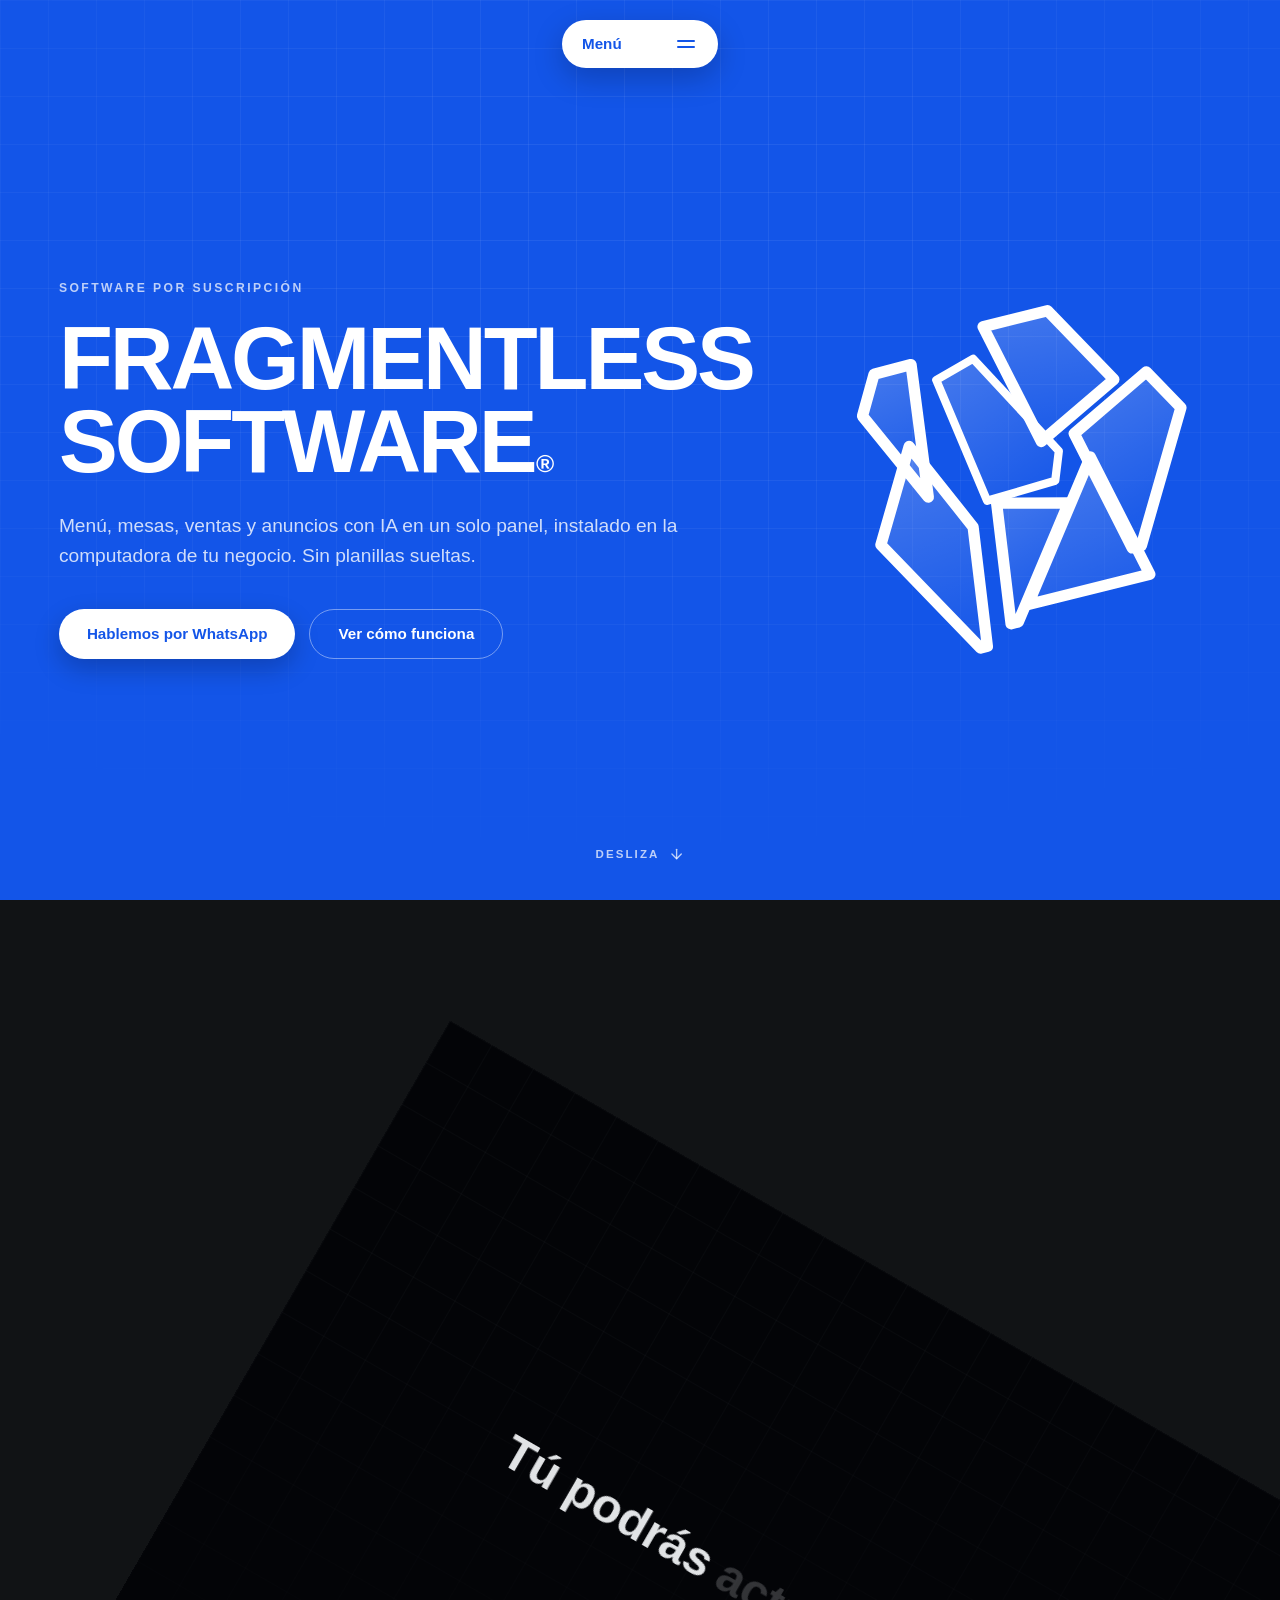
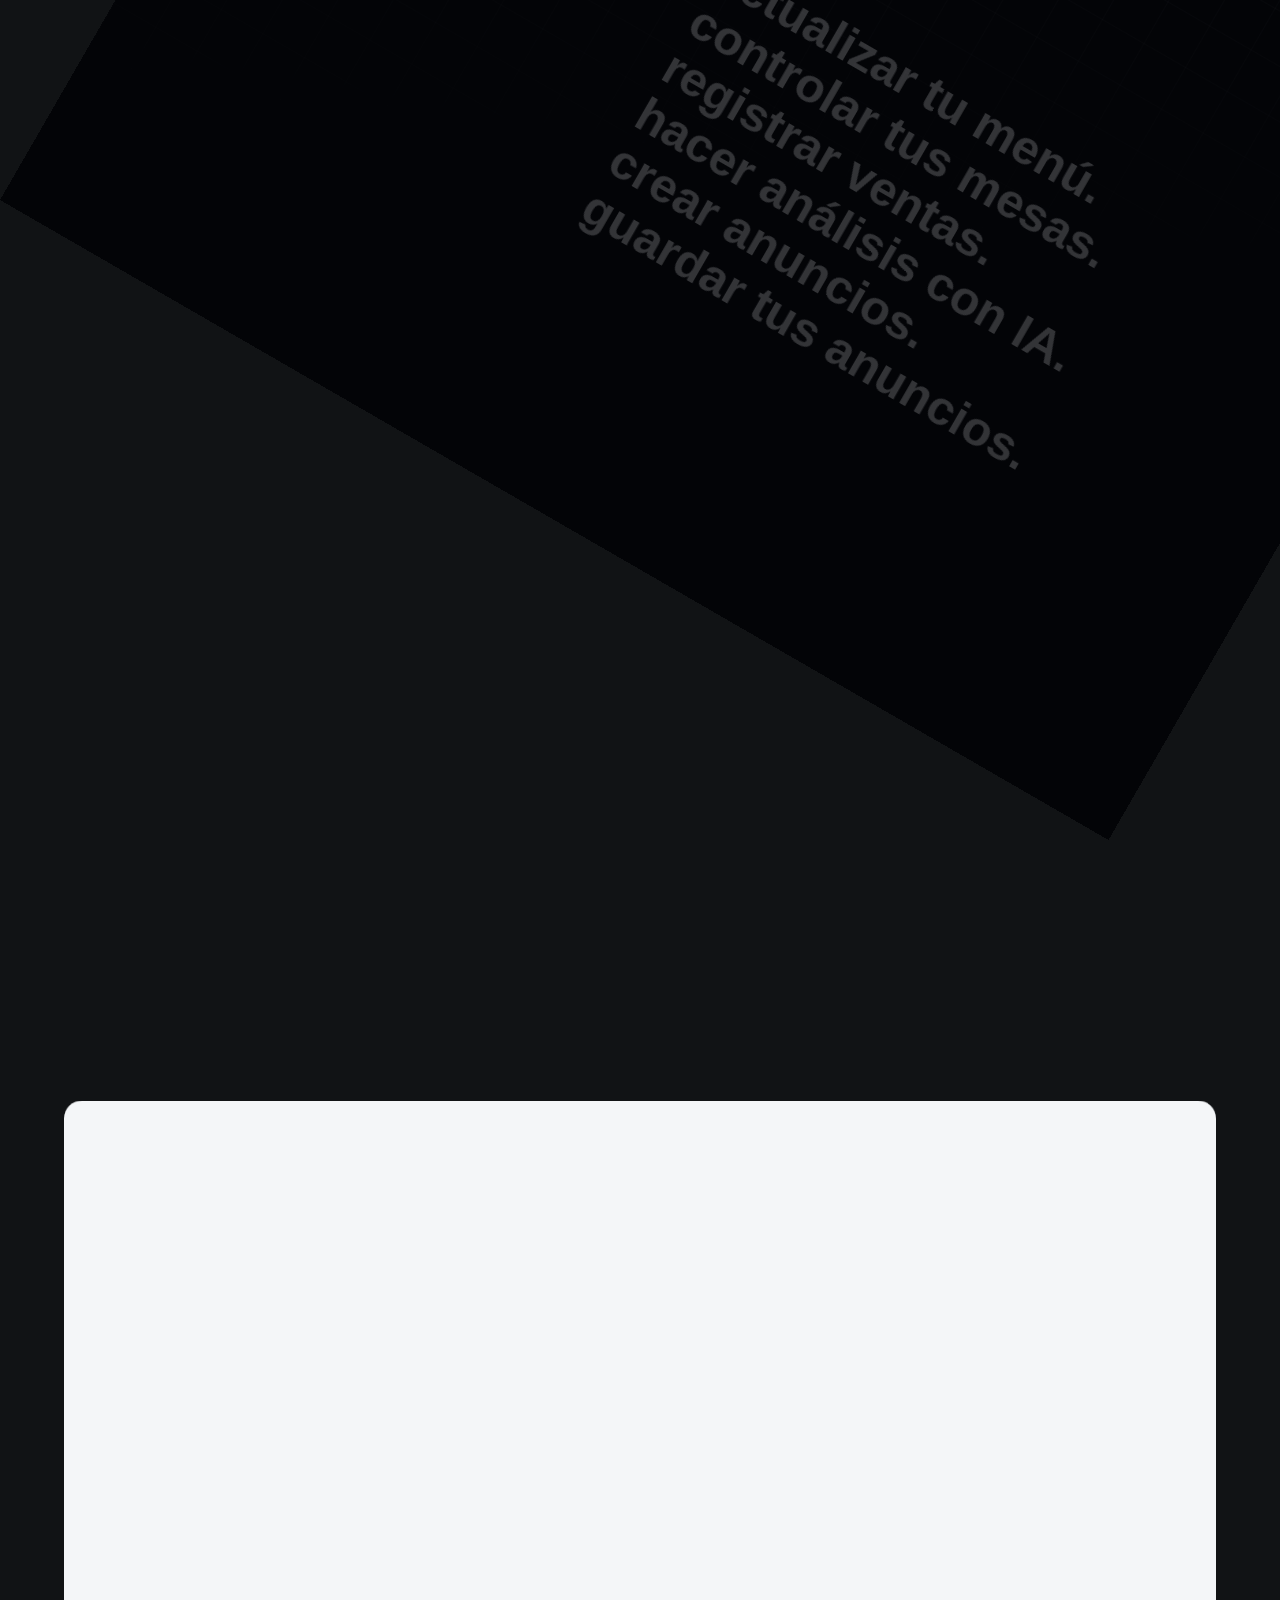
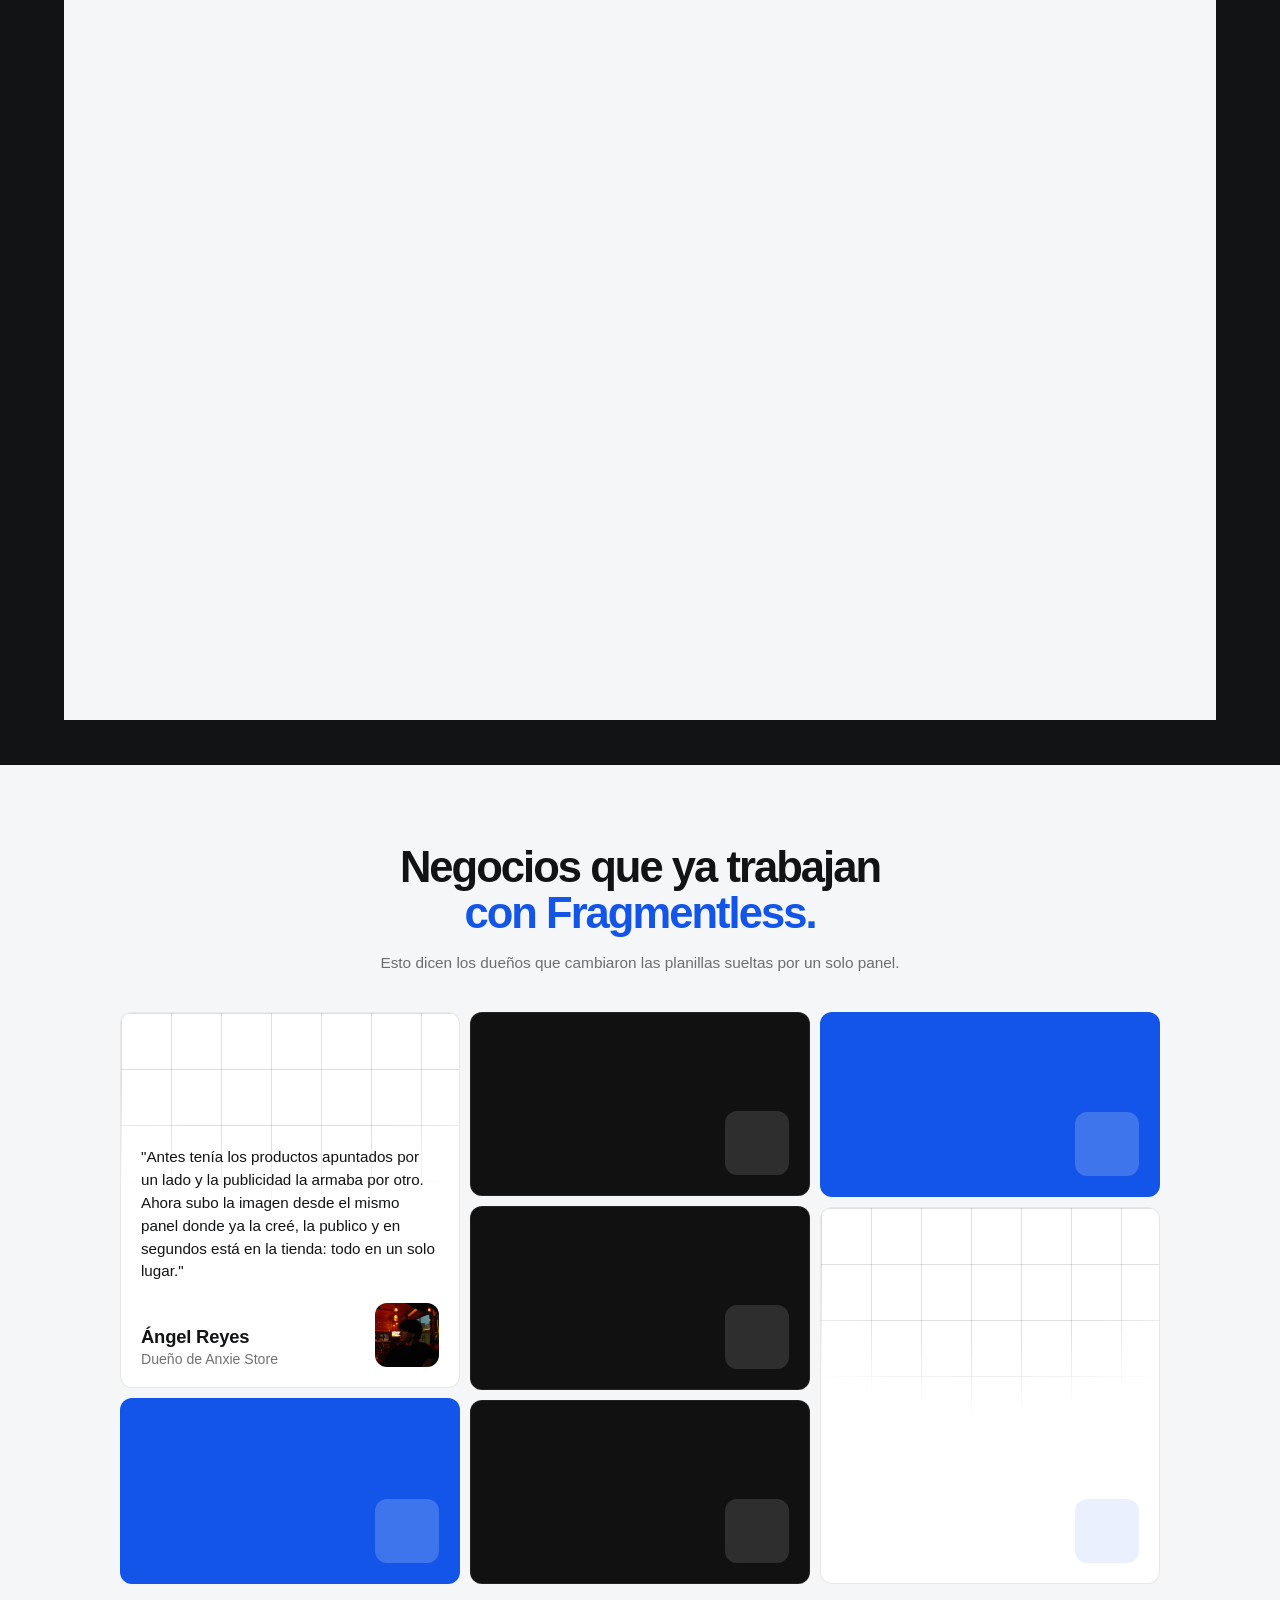
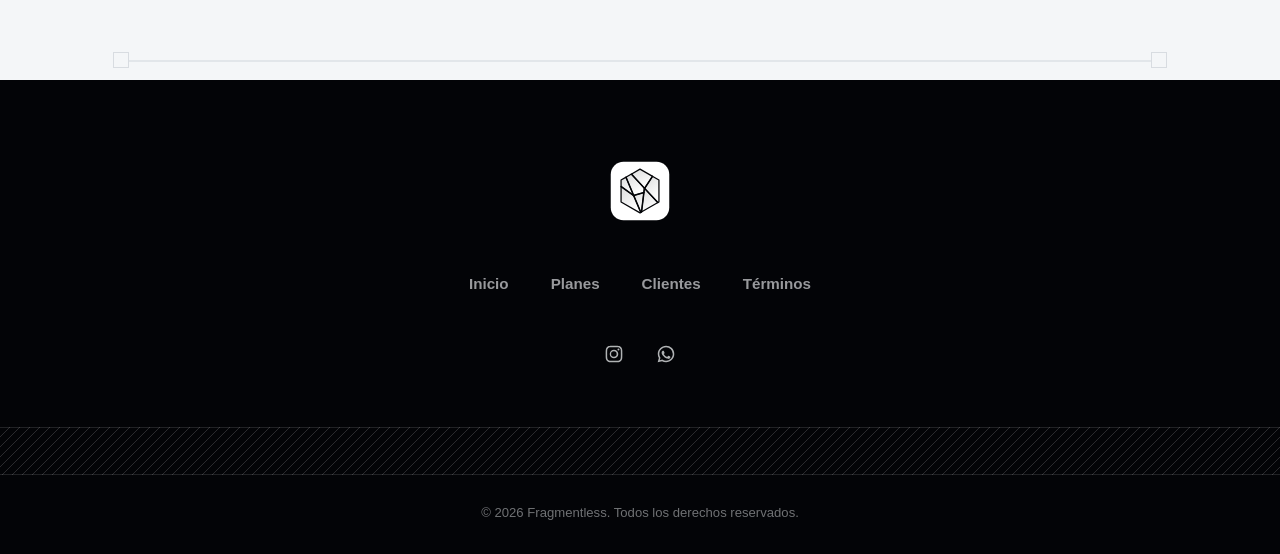
<file: index.html>
<!DOCTYPE html>
<html lang="es">
<head>
	<meta charset="UTF-8">
	<meta name="viewport" content="width=device-width, initial-scale=1.0">
	<title>Fragmentless</title>
	<!-- La barra del navegador en el celular se pinta del azul de la marca:
	     las dos páginas arrancan con la portada azul (#1355e8), así que la
	     barra se funde con ella en vez de cortar la pantalla en dos. -->
	<meta name="theme-color" content="#1355e8">
	<!-- Isotipo blanco sobre placa azul: se lee en una pestaña clara, en una
	     oscura y sobre la barra azul de arriba. El -v2 del nombre es a
	     propósito, es lo que obliga al celular a bajar el icono nuevo; si se
	     vuelve a cambiar, va como -v3. Ver el comentario dentro del archivo. -->
	<link rel="icon" href="assets/favicon-v2.svg" type="image/svg+xml">
	<link rel="stylesheet" href="style.css">
</head>
<body>
	<!--
		MENÚ FLOTANTE (reemplazó a la navbar vieja).
		Píldora fija arriba al centro. Cerrada muestra "Menú" + hamburguesa;
		al abrirse se estira y un círculo baja desde arriba pintando el panel.
		El color lo cambia el JS según la sección que tenga debajo
		(data-theme = blue | dark | light). Ver CLAUDE_LEEME.txt.
		Atajos: #inicio = sección 1 (portada azul), #gestion = sección 2.
	-->
	<nav class="menu" data-theme="blue" aria-label="Menú principal">
		<div class="menu__shell">
			<!-- El círculo que "moja" el panel al abrir. Va detrás del texto. -->
			<span class="menu__circle" aria-hidden="true"></span>

			<button type="button" class="menu__bar" aria-expanded="false" aria-controls="menu-items">
				<span class="menu__label">Menú</span>
				<span class="menu__icon" aria-hidden="true"><i></i><i></i></span>
			</button>

			<!--
				Las letras (.menu__text) las parte el JS en dos copias para el roll
				del hover, y al icono le hace lo mismo: entra en la misma ola, como
				el cuadro 0 de la fila, así que la ola arranca en él.
			-->
			<ul class="menu__items" id="menu-items">
				<li><a class="menu__item" href="#inicio">
					<span class="menu__ico" aria-hidden="true">
						<svg viewBox="0 0 24 24" fill="none" stroke="currentColor" stroke-width="2" stroke-linecap="round" stroke-linejoin="round">
							<path d="M3 10a2 2 0 0 1 .7-1.5l7-6a2 2 0 0 1 2.6 0l7 6A2 2 0 0 1 21 10v9a2 2 0 0 1-2 2H5a2 2 0 0 1-2-2z" />
							<path d="M15 21v-8H9v8" />
						</svg>
					</span>
					<span class="menu__text">Inicio</span>
				</a></li>
				<li><a class="menu__item" href="#licencias">
					<span class="menu__ico" aria-hidden="true">
						<svg viewBox="0 0 24 24" fill="none" stroke="currentColor" stroke-width="2" stroke-linecap="round" stroke-linejoin="round">
							<rect x="2" y="5" width="20" height="14" rx="2" />
							<path d="M2 10h20" />
						</svg>
					</span>
					<span class="menu__text">Planes</span>
				</a></li>
				<li><a class="menu__item" href="#clientes">
					<span class="menu__ico" aria-hidden="true">
						<svg viewBox="0 0 24 24" fill="none" stroke="currentColor" stroke-width="2" stroke-linecap="round" stroke-linejoin="round">
							<circle cx="12" cy="8" r="4" />
							<path d="M4 21v-1a6 6 0 0 1 6-6h4a6 6 0 0 1 6 6v1" />
						</svg>
					</span>
					<span class="menu__text">Clientes</span>
				</a></li>
				<!--
					Contacto no es una sección de la página: abre WhatsApp directo al
					número del negocio, con el mensaje ya escrito. Mismo destino que
					el botón blanco de la portada y el icono del pie.
					El texto va URL-encodeado a mano (acentos incluidos) para que el
					link funcione sin JS y se pueda copiar tal cual.
				-->
				<li><a class="menu__item" href="https://wa.me/5212721467532?text=Hola%2C%20vengo%20de%20la%20p%C3%A1gina%20de%20Fragmentless%20y%20me%20interesa%20rentar%20una%20suscripci%C3%B3n%20del%20software.%20%C2%BFMe%20pueden%20dar%20m%C3%A1s%20informaci%C3%B3n%3F" target="_blank" rel="noopener">
					<span class="menu__ico" aria-hidden="true">
						<svg viewBox="0 0 24 24" fill="none" stroke="currentColor" stroke-width="2" stroke-linecap="round" stroke-linejoin="round">
							<path d="M7.9 20A9 9 0 1 0 4 16.1L2 22z" />
						</svg>
					</span>
					<span class="menu__text">Contacto</span>
				</a></li>
			</ul>
		</div>
	</nav>

	<!--
		Velo del panel lateral. SOLO existe en móvil (en escritorio el CSS lo
		deja en display: none y no pinta nada).
		Va a propósito FUERA de .menu: así el click sobre él cae en el listener
		de "click afuera" que ya cierra el menú, sin código nuevo.
	-->
	<div class="menu-scrim" aria-hidden="true"></div>

	<main>
		<!--
			SECCIÓN 1 - Portada azul (estática).
			Es la primera vista de la página. No participa del riel de scroll de
			la sección 2: es un hermano, no un ancestro, de .scroll-hero__words.
		-->
		<section id="inicio" class="intro" aria-labelledby="intro-titulo">
			<div class="intro__grid" aria-hidden="true"></div>

			<!--
				Dos columnas: el texto a la izquierda y el isotipo (frame 35, la
				versión blanca) a la derecha. En móvil se apilan y el isotipo
				pasa arriba del texto.
			-->
			<div class="intro__content">
				<!--
					Todo el contenido entra escalonado al cargar, con la misma ola
					que la sección 4 (mismo data-reveal, mismo --n = lugar en la
					fila). La píldora del menú también entra en esta ola, pero con
					su propio @keyframes menu-in, porque vive fuera de .intro.

					El isotipo sólo APARECE con la ola: su animación de armado
					(los 36 cuadros) es aparte y no se toca. Una mueve opacidad,
					blur y posición del contenedor; la otra cambia el src del img.
				-->
				<div class="intro__copy">
					<p class="intro__kicker" data-reveal style="--n: 0;">Software por suscripción</p>
					<h1 id="intro-titulo" class="intro__title" data-reveal style="--n: 1;">Fragmentless<br>Software<span class="intro__title-mark">®</span></h1>
					<p class="intro__subtitle" data-reveal style="--n: 2;">Menú, mesas, ventas y anuncios con IA en un solo panel, instalado en la computadora de tu negocio. Sin planillas sueltas.</p>

					<div class="intro__actions" data-reveal style="--n: 3;">
						<a class="intro__cta" href="https://wa.me/5212721467532?text=Hola%2C%20vengo%20de%20la%20p%C3%A1gina%20de%20Fragmentless%20y%20me%20interesa%20rentar%20una%20suscripci%C3%B3n%20del%20software.%20%C2%BFMe%20pueden%20dar%20m%C3%A1s%20informaci%C3%B3n%3F" target="_blank" rel="noopener">Hablemos por WhatsApp</a>
						<a class="intro__ghost" href="#gestion">Ver cómo funciona</a>
					</div>
				</div>

				<!--
					El <picture> es lo que parte el isotipo en dos versiones:
					en móvil (≤640) manda el <source> y se ve la PLACA fija, porque la
					animación de 36 cuadros se trababa en el teléfono; de 641 para
					arriba no hay <source> que coincida, gana el <img> y la animación
					corre como siempre.

					OJO: cuando el <source> coincide, el src del <img> queda ignorado.
					Por eso el JS ni arranca en móvil (ver initLogo): cambiarle el src
					no se vería, y precargar los 36 cuadros sería gastar datos al pedo.
				-->
				<div class="intro__logo" aria-hidden="true" data-reveal style="--n: 4;">
					<picture>
						<source media="(max-width: 640px)" srcset="assets/logo-placa-azul.svg">
						<img src="assets/svg/blanco/fragmentless-white-frame35.svg" alt="">
					</picture>
				</div>
			</div>

			<a class="intro__scroll" href="#gestion" data-reveal style="--n: 5;">
				<span>Desliza</span>
				<svg viewBox="0 0 24 24" aria-hidden="true" fill="none" stroke="currentColor" stroke-width="2" stroke-linecap="round" stroke-linejoin="round">
					<path d="M12 5v14" />
					<path d="m5 12 7 7 7-7" />
				</svg>
			</a>
		</section>

		<!--
			SECCIONES 2 y 3 - Van juntas dentro del mismo riel de scroll:
			  · Sección 2 = .scroll-hero__track / __pin -> la lista de palabras
			    sobre fondo negro que sube y se congela.
			  · Sección 3 = .scroll-hero__surface -> el panel blanco que se
			    encima sobre la lista ya congelada.
			La matemática de las dos está amarrada (ver CLAUDE_LEEME.txt).
		-->
		<section id="gestion" class="scroll-hero" style="--count: 6;" aria-labelledby="gestion-titulo">
			<div class="scroll-hero__track">
				<div class="scroll-hero__pin">
					<div class="scroll-hero__grid" aria-hidden="true"></div>
					<div class="scroll-hero__word-layout">
						<h2 id="gestion-titulo" class="scroll-hero__lead">Tú podrás</h2>
						<ul class="scroll-hero__words" aria-label="Acciones disponibles">
							<li>actualizar tu menú.</li>
							<li>controlar tus mesas.</li>
							<li>registrar ventas.</li>
							<li>hacer análisis con IA.</li>
							<li>crear anuncios.</li>
							<li>guardar tus anuncios.</li>
						</ul>
					</div>
				</div>
			</div>

			<!--
				SECCIÓN 3 - Panel blanco que se solapa sobre la sección 2.
				id="licencias" para el link del menú. El salto NO lo hace el ancla
				sola (el panel es sticky, ver el JS): el JS calcula a mano el scroll
				donde los planes quedan quietos en pantalla.
			-->
			<div id="licencias" class="scroll-hero__surface">
				<!--
					__stage = el ENGANCHE de la sección 3 (scroll jacking). Es
					sticky y mide una pantalla; el panel de abajo le deja
					--surface-hold de sobra, así que los planes se quedan
					quietos en pantalla ese tramo antes de que suba la
					sección 4. Es solo un envoltorio de posición: no toca el
					track, ni el pin, ni el solape. Ver CLAUDE_LEEME.txt.

					Todo lo de los planes va DENTRO de .scroll-hero__surface-content,
					así que aparece con el mismo desvanecido sutil de siempre (lo
					maneja --surface-text-progress). No tiene animación propia.
				-->
				<div class="scroll-hero__surface-stage">
					<div class="scroll-hero__surface-content">
						<h2 class="plans__title">Planes que crecen<br><span>con tu negocio.</span></h2>
						<p class="plans__subtitle">Elige el plan que necesitas hoy. Puedes cambiarlo o cancelarlo cuando quieras.</p>

						<div class="plans__billing">
							<span class="plans__billing-label is-active" data-billing="monthly">Mensual</span>

							<button type="button" class="plans__switch" role="switch" aria-checked="false" aria-label="Cambiar entre facturación mensual y anual">
								<span class="plans__switch-thumb" aria-hidden="true"></span>
							</button>

							<span class="plans__billing-label" data-billing="yearly">Anual</span>
							<span class="plans__badge">Ahorra 20%</span>
						</div>

						<!-- data-monthly / data-yearly: los lee el JS para el conteo del precio. -->
						<div class="plans__grid">
							<article class="plans__card">
								<h3 class="plans__name">Plan Básico</h3>
								<p class="plans__desc">El panel completo, con IA esencial</p>

								<p class="plans__price">
									<span class="plans__currency">$</span>
									<span class="plans__amount" data-monthly="1199" data-yearly="959">1,199</span>
									<span class="plans__currency-code">MXN</span>
									<span class="plans__period">/mes</span>
								</p>

								<!-- Solo se ve con el anual activo (lo prende/apaga el JS con
									 .plans__grid.is-yearly). Explica cómo se arma ese precio. -->
								<div class="plans__annual-info">
									<button type="button" class="plans__annual-info-btn" aria-describedby="anual-basico" aria-label="Cómo se calcula el precio anual">
										<svg viewBox="0 0 24 24" fill="none" stroke="currentColor" stroke-width="2" stroke-linecap="round" stroke-linejoin="round" aria-hidden="true">
											<circle cx="12" cy="12" r="10" />
											<line x1="12" y1="8" x2="12" y2="12" />
											<line x1="12" y1="16" x2="12.01" y2="16" />
										</svg>
									</button>
									<span class="plans__annual-tooltip" id="anual-basico" role="tooltip">Pagás los 12 meses de una sola vez: $11,510 MXN al año, un 20% menos que pagar $1,199 MXN cada mes.</span>
								</div>

								<!-- Igual que los otros botones de contacto, pero el mensaje ya
									 nombra el plan para que no haya que preguntarlo. -->
								<a class="plans__cta" href="https://wa.me/5212721467532?text=Hola%2C%20vengo%20de%20la%20p%C3%A1gina%20de%20Fragmentless%20y%20me%20interesa%20contratar%20el%20Plan%20B%C3%A1sico.%20%C2%BFMe%20pueden%20dar%20m%C3%A1s%20informaci%C3%B3n%3F" target="_blank" rel="noopener">Elegir plan</a>

								<ul class="plans__features">
									<li class="plans__feature--ai">GPT-4o + GPT Image 1.5 High</li>
									<li class="plans__feature--ai">Créditos de OpenAI: $6 USD</li>
									<li>Sitio web y panel con tu marca</li>
									<li>Menú digital que actualizas tú mismo</li>
									<li>Control de mesas</li>
									<li>Registro de ventas</li>
									<li>Reportes y análisis de ventas con IA</li>
									<li>Creación de anuncios con IA y plantillas</li>
									<li>Biblioteca de tus anuncios</li>
								</ul>
							</article>

							<!-- Plan destacado: tarjeta negra, un poco más grande. -->
							<article class="plans__card plans__card--featured">
								<h3 class="plans__name">Plan Negocio</h3>
								<p class="plans__desc">El panel completo, con IA avanzada</p>

								<p class="plans__price">
									<span class="plans__currency">$</span>
									<span class="plans__amount" data-monthly="1549" data-yearly="1239">1,549</span>
									<span class="plans__currency-code">MXN</span>
									<span class="plans__period">/mes</span>
								</p>

								<div class="plans__annual-info">
									<button type="button" class="plans__annual-info-btn" aria-describedby="anual-negocio" aria-label="Cómo se calcula el precio anual">
										<svg viewBox="0 0 24 24" fill="none" stroke="currentColor" stroke-width="2" stroke-linecap="round" stroke-linejoin="round" aria-hidden="true">
											<circle cx="12" cy="12" r="10" />
											<line x1="12" y1="8" x2="12" y2="12" />
											<line x1="12" y1="16" x2="12.01" y2="16" />
										</svg>
									</button>
									<span class="plans__annual-tooltip" id="anual-negocio" role="tooltip">Pagás los 12 meses de una sola vez: $14,870 MXN al año, un 20% menos que pagar $1,549 MXN cada mes.</span>
								</div>

								<a class="plans__cta" href="https://wa.me/5212721467532?text=Hola%2C%20vengo%20de%20la%20p%C3%A1gina%20de%20Fragmentless%20y%20me%20interesa%20contratar%20el%20Plan%20Negocio.%20%C2%BFMe%20pueden%20dar%20m%C3%A1s%20informaci%C3%B3n%3F" target="_blank" rel="noopener">Elegir plan</a>

								<ul class="plans__features">
									<li class="plans__feature--ai">GPT-4o + GPT Image 2.5 Flare</li>
									<li class="plans__feature--ai">Créditos de OpenAI: $12 USD</li>
									<li>Sitio web y panel con tu marca</li>
									<li>Menú digital que actualizas tú mismo</li>
									<li>Control de mesas</li>
									<li>Registro de ventas</li>
									<li>Reportes y análisis de ventas con IA</li>
									<li>Creación de anuncios con IA y plantillas</li>
									<li>Biblioteca de tus anuncios</li>
								</ul>
							</article>

							<article class="plans__card">
								<h3 class="plans__name">Plan Premium</h3>
								<p class="plans__desc">El panel completo, con IA al máximo</p>

								<p class="plans__price">
									<span class="plans__currency">$</span>
									<span class="plans__amount" data-monthly="1899" data-yearly="1519">1,899</span>
									<span class="plans__currency-code">MXN</span>
									<span class="plans__period">/mes</span>
								</p>

								<div class="plans__annual-info">
									<button type="button" class="plans__annual-info-btn" aria-describedby="anual-premium" aria-label="Cómo se calcula el precio anual">
										<svg viewBox="0 0 24 24" fill="none" stroke="currentColor" stroke-width="2" stroke-linecap="round" stroke-linejoin="round" aria-hidden="true">
											<circle cx="12" cy="12" r="10" />
											<line x1="12" y1="8" x2="12" y2="12" />
											<line x1="12" y1="16" x2="12.01" y2="16" />
										</svg>
									</button>
									<span class="plans__annual-tooltip" id="anual-premium" role="tooltip">Pagás los 12 meses de una sola vez: $18,230 MXN al año, un 20% menos que pagar $1,899 MXN cada mes.</span>
								</div>

								<a class="plans__cta" href="https://wa.me/5212721467532?text=Hola%2C%20vengo%20de%20la%20p%C3%A1gina%20de%20Fragmentless%20y%20me%20interesa%20contratar%20el%20Plan%20Premium.%20%C2%BFMe%20pueden%20dar%20m%C3%A1s%20informaci%C3%B3n%3F" target="_blank" rel="noopener">Elegir plan</a>

								<ul class="plans__features">
									<li class="plans__feature--ai">GPT-4o + GPT Image 2.5 Sunburst</li>
									<li class="plans__feature--ai">Créditos de OpenAI: $18 USD</li>
									<li>Sitio web y panel con tu marca</li>
									<li>Menú digital que actualizas tú mismo</li>
									<li>Control de mesas</li>
									<li>Registro de ventas</li>
									<li>Reportes y análisis de ventas con IA</li>
									<li>Creación de anuncios con IA y plantillas</li>
									<li>Biblioteca de tus anuncios</li>
								</ul>
							</article>
						</div>
					</div>
				</div>

				<!-- El tramo del enganche: alto y nada más. -->
				<div class="scroll-hero__surface-hold" aria-hidden="true"></div>
			</div>
		</section>

		<!--
			SECCIÓN 4 - Clientes (#clientes). Última de la página.
			Fondo blanco, estática: lo único que hace es aparecer escalonada
			cuando entra en pantalla (lo dispara un IntersectionObserver).
			Es HERMANA de .scroll-hero, igual que la portada azul: no toca el
			track, ni el pin, ni el surface, así que no puede desincronizar la
			matemática de las secciones 2 y 3. Ver CLAUDE_LEEME.txt.

			El --n de cada pieza es su lugar en la ola de entrada.
			OJO: la cita de Ángel Reyes (Anxie Store) es REAL, la dio el cliente
			el 13-sep-2026. Las demás tarjetas siguen vacías a propósito.
		-->
		<section id="clientes" class="clients" aria-labelledby="clientes-titulo">
			<div class="clients__inner">
				<header class="clients__head">
					<h2 id="clientes-titulo" class="clients__title" data-reveal style="--n: 0;">Negocios que ya trabajan<br><span>con Fragmentless.</span></h2>
					<p class="clients__subtitle" data-reveal style="--n: 1;">Esto dicen los dueños que cambiaron las planillas sueltas por un solo panel.</p>
				</header>

				<div class="clients__grid">
					<!-- Columna 1: tarjeta blanca grande (7) + tarjeta azul chica (3). -->
					<div class="clients__col">
						<figure class="clients__card clients__card--paper clients__card--tall" data-reveal style="--n: 0;">
							<div class="clients__card-grid" aria-hidden="true"></div>
							<blockquote class="clients__quote">"Antes tenía los productos apuntados por un lado y la publicidad la armaba por otro. Ahora subo la imagen desde el mismo panel donde ya la creé, la publico y en segundos está en la tienda: todo en un solo lugar."</blockquote>
							<figcaption class="clients__author">
								<div>
									<p class="clients__name">Ángel Reyes</p>
									<p class="clients__role">Dueño de Anxie Store</p>
								</div>
								<img class="clients__avatar clients__avatar--photo" src="assets/cliente1.jpg" alt="" width="64" height="64" loading="lazy">
							</figcaption>
						</figure>

						<figure class="clients__card clients__card--brand clients__card--short clients__card--empty" data-reveal style="--n: 1;">
							<span class="clients__avatar" aria-hidden="true"></span>
						</figure>
					</div>

					<!-- Columna 2: las tres tarjetas negras. Son las que marcan el alto
					     de la fila; las columnas 1 y 3 se reparten ese alto 7/3. -->
					<div class="clients__col">
						<figure class="clients__card clients__card--ink clients__card--empty" data-reveal style="--n: 2;">
							<span class="clients__avatar" aria-hidden="true"></span>
						</figure>

						<figure class="clients__card clients__card--ink clients__card--empty" data-reveal style="--n: 3;">
							<span class="clients__avatar" aria-hidden="true"></span>
						</figure>

						<figure class="clients__card clients__card--ink clients__card--empty" data-reveal style="--n: 4;">
							<span class="clients__avatar" aria-hidden="true"></span>
						</figure>
					</div>

					<!-- Columna 3: espejo de la 1 (azul chica arriba, blanca grande abajo). -->
					<div class="clients__col">
						<figure class="clients__card clients__card--brand clients__card--short clients__card--empty" data-reveal style="--n: 5;">
							<span class="clients__avatar" aria-hidden="true"></span>
						</figure>

						<figure class="clients__card clients__card--paper clients__card--tall clients__card--empty" data-reveal style="--n: 6;">
							<div class="clients__card-grid" aria-hidden="true"></div>
							<span class="clients__avatar" aria-hidden="true"></span>
						</figure>
					</div>
				</div>
			</div>

			<!-- Remate de abajo: la línea con los dos cuadraditos en las puntas. -->
			<div class="clients__rule" aria-hidden="true"></div>
		</section>
	</main>

	<!--
		FOOTER (.footer) - cierra la página, justo después de la sección 4.

		Negro (#030407, el mismo de la sección 2) contra el gris claro de
		clientes: el corte marca el final de la página.

		Traducido del componente "footer-section-1" (React + motion) a
		CSS/JS pelado, igual que el menú y los testimonios: este proyecto no
		tiene build ni dependencias.

		Es HERMANO de .scroll-hero y va FUERA del <main>: no toca el track,
		ni el pin, ni el surface. Ver CLAUDE_LEEME.txt.

		El --n de cada pieza es su lugar en la ola de entrada.
		OJO: los links de redes van a "#" hasta que existan las cuentas.
	-->
	<footer class="footer" aria-labelledby="footer-titulo">
		<h2 id="footer-titulo" class="footer__sr">Fragmentless</h2>

		<div class="footer__inner">
			<a class="footer__logo" href="#inicio" data-reveal style="--n: 0;" aria-label="Fragmentless — volver al inicio">
				<!-- Placa blanca con el cubo en negro. En móvil el pie no lleva
				     isotipo (lo esconde el CSS), así que esto se ve de 641 para arriba. -->
				<img src="assets/logo-placa-negro.svg" alt="Fragmentless" width="512" height="512">
			</a>

			<nav class="footer__nav" data-reveal style="--n: 1;" aria-label="Enlaces del pie">
				<a class="footer__link" href="#inicio">Inicio</a>
				<a class="footer__link" href="#licencias">Planes</a>
				<a class="footer__link" href="#clientes">Clientes</a>
				<a class="footer__link" href="terminos.html">Términos</a>
			</nav>

			<!-- Rótulo de las redes. SOLO se ve en móvil (en PC el pie va
			     centrado y sin rótulo): nace oculto en el CSS base y lo
			     enciende el @media de 640px. -->
			<p class="footer__social-title" data-reveal style="--n: 2;">Fragmentless Social</p>

			<ul class="footer__social" data-reveal style="--n: 2;">
				<li><a class="footer__icon" href="https://www.instagram.com/mattthew.reyes/" target="_blank" rel="noopener" aria-label="Instagram">
					<svg viewBox="0 0 24 24" fill="currentColor" aria-hidden="true">
						<path d="M12 2c-2.72 0-3.06.01-4.12.06-1.07.05-1.79.22-2.43.47-.66.25-1.22.6-1.77 1.15-.55.55-.89 1.11-1.15 1.77-.25.64-.42 1.36-.47 2.43C2.01 8.94 2 9.28 2 12s.01 3.06.06 4.12c.05 1.07.22 1.79.47 2.43.25.66.6 1.22 1.15 1.77.55.55 1.11.89 1.77 1.15.64.25 1.36.42 2.43.47C8.94 21.99 9.28 22 12 22s3.06-.01 4.12-.06c1.07-.05 1.79-.22 2.43-.47.66-.25 1.22-.6 1.77-1.15.55-.55.89-1.11 1.15-1.77.25-.64.42-1.36.47-2.43.05-1.06.06-1.4.06-4.12s-.01-3.06-.06-4.12c-.05-1.07-.22-1.79-.47-2.43-.25-.66-.6-1.22-1.15-1.77-.55-.55-1.11-.89-1.77-1.15-.64-.25-1.36-.42-2.43-.47C15.06 2.01 14.72 2 12 2m0 1.8c2.67 0 2.99.01 4.04.06.97.05 1.5.21 1.86.35.47.18.8.4 1.15.75.35.35.57.68.75 1.15.14.36.3.89.35 1.86.05 1.05.06 1.37.06 4.03s-.01 2.99-.06 4.04c-.05.97-.21 1.5-.35 1.86-.18.47-.4.8-.75 1.15-.35.35-.68.57-1.15.75-.36.14-.89.3-1.86.35-1.05.05-1.37.06-4.04.06s-2.99-.01-4.04-.06c-.97-.05-1.5-.21-1.86-.35-.47-.18-.8-.4-1.15-.75-.35-.35-.57-.68-.75-1.15-.14-.36-.3-.89-.35-1.86-.05-1.05-.06-1.37-.06-4.04s.01-2.99.06-4.03c.05-.97.21-1.5.35-1.86.18-.47.4-.8.75-1.15.35-.35.68-.57 1.15-.75.36-.14.89-.3 1.86-.35C9.01 3.81 9.33 3.8 12 3.8m0 3.06a5.14 5.14 0 1 0 0 10.28 5.14 5.14 0 0 0 0-10.28m0 8.47a3.34 3.34 0 1 1 0-6.67 3.34 3.34 0 0 1 0 6.67m6.54-8.67a1.2 1.2 0 1 1-2.4 0 1.2 1.2 0 0 1 2.4 0" />
					</svg>
				</a></li>
				<li><a class="footer__icon" href="https://wa.me/5212721467532?text=Hola%2C%20vengo%20de%20la%20p%C3%A1gina%20de%20Fragmentless%20y%20me%20interesa%20rentar%20una%20suscripci%C3%B3n%20del%20software.%20%C2%BFMe%20pueden%20dar%20m%C3%A1s%20informaci%C3%B3n%3F" target="_blank" rel="noopener" aria-label="WhatsApp">
					<svg viewBox="0 0 24 24" fill="currentColor" aria-hidden="true">
						<path d="M12.04 2c-5.46 0-9.91 4.45-9.91 9.91 0 1.75.46 3.45 1.32 4.95L2 22l5.25-1.38a9.9 9.9 0 0 0 4.79 1.22c5.46 0 9.91-4.45 9.91-9.91 0-2.65-1.03-5.14-2.9-7.01A9.82 9.82 0 0 0 12.04 2m0 1.8c2.16 0 4.19.84 5.72 2.37a8.03 8.03 0 0 1 2.37 5.72c0 4.46-3.63 8.09-8.09 8.09a8.1 8.1 0 0 1-4.12-1.13l-.3-.17-3.06.8.82-2.99-.19-.31a8.05 8.05 0 0 1-1.24-4.3c0-4.46 3.63-8.08 8.09-8.08m-3.7 4.34c-.17 0-.45.06-.69.32-.24.26-.9.88-.9 2.15s.92 2.49 1.05 2.66c.13.17 1.8 2.86 4.44 3.9 2.19.87 2.64.7 3.11.65.47-.04 1.53-.62 1.75-1.23.21-.6.21-1.12.15-1.23-.06-.11-.24-.17-.5-.3-.26-.13-1.53-.75-1.77-.84-.24-.09-.41-.13-.58.13-.17.26-.67.84-.82 1.01-.15.17-.3.19-.56.06-.26-.13-1.1-.4-2.1-1.29-.78-.69-1.3-1.55-1.45-1.81-.15-.26-.02-.4.11-.53.12-.12.26-.3.39-.45.13-.15.17-.26.26-.43.09-.17.04-.32-.02-.45-.06-.13-.57-1.4-.79-1.92-.2-.5-.41-.43-.56-.44h-.48" />
					</svg>
				</a></li>
			</ul>
		</div>

		<!-- La banda de rayas diagonales que se desplaza sola. Decorativa. -->
		<div class="footer__stripes" aria-hidden="true"></div>

		<div class="footer__base" data-reveal style="--n: 3;">
			<p class="footer__copy">&copy; <span class="footer__year">2026</span> Fragmentless. Todos los derechos reservados.</p>
		</div>
	</footer>

	<script>
		const scrollHero = document.querySelector('.scroll-hero');
		const scrollTrack = document.querySelector('.scroll-hero__track');
		const scrollPin = document.querySelector('.scroll-hero__pin');
		const scrollWords = document.querySelector('.scroll-hero__words');
		const scrollSurface = document.querySelector('.scroll-hero__surface');
		const scrollStage = document.querySelector('.scroll-hero__surface-stage');
		const introSection = document.querySelector('.intro');
		// Se busca acá arriba y no abajo porque updateMenuTheme() lo usa.
		const footerSection = document.querySelector('.footer');
		const reduceMotion = window.matchMedia('(prefers-reduced-motion: reduce)');
		let heroFrame = 0;

		const clamp01 = (value) => Math.min(Math.max(value, 0), 1);

		/* =====================================================================
		 * MENÚ FLOTANTE.
		 * Tres cosas: abrir/cerrar la píldora, el roll de letras del hover, y
		 * el tema de color según la sección que quede debajo.
		 * No toca el track, ni el pin, ni el surface: no puede desincronizar
		 * la matemática de las secciones 2 y 3.
		 * ===================================================================== */
		const menuRoot = document.querySelector('.menu');
		const menuShell = menuRoot?.querySelector('.menu__shell');
		const menuBar = menuRoot?.querySelector('.menu__bar');
		const menuList = menuRoot?.querySelector('.menu__items');
		const menuItems = menuRoot ? [...menuRoot.querySelectorAll('.menu__item')] : [];

		// Parte el texto en letras duplicadas (una arriba y otra abajo) para que
		// el hover pueda subir la columna. El aria-label deja la palabra entera
		// para los lectores de pantalla, que si no leerían "IINNIICCIIOO".
		// Solo se vacía .menu__text: el icono es hermano y se arma aparte.
		//
		// Las letras arrancan en --c 1 porque el cuadro 0 es el icono.
		function buildRollingText(link) {
			const target = link.querySelector('.menu__text');
			if (!target) return;

			const label = target.textContent.trim();
			target.textContent = '';
			link.setAttribute('aria-label', label);

			[...label].forEach((char, index) => {
				if (char === ' ') {
					const space = document.createElement('span');
					space.className = 'menu__space';
					target.appendChild(space);
					return;
				}

				const box = document.createElement('span');
				box.className = 'menu__char';
				box.style.setProperty('--c', index + 1);

				const roll = document.createElement('span');
				roll.className = 'menu__roll';
				roll.appendChild(Object.assign(document.createElement('span'), { textContent: char }));
				roll.appendChild(Object.assign(document.createElement('span'), { textContent: char }));

				box.appendChild(roll);
				target.appendChild(box);
			});
		}

		// El icono usa exactamente el mismo mecanismo que una letra: una columna
		// con dos copias del SVG que sube 50% en el hover. Se duplica acá y no en
		// el HTML para no tener el mismo dibujo escrito dos veces por link.
		//
		// Queda en --c 0, o sea que es el primero de la ola: el icono sale y
		// atrás van entrando las letras de izquierda a derecha.
		function buildRollingIcon(link) {
			const box = link.querySelector('.menu__ico');
			const svg = box?.querySelector('svg');
			if (!svg) return;

			// Las copias se toman ANTES de vaciar la caja. Sacar el SVG del DOM no
			// invalida la referencia, así que el original se puede reusar.
			const copies = [svg, svg.cloneNode(true)];
			box.replaceChildren();

			const roll = document.createElement('span');
			roll.className = 'menu__roll';
			copies.forEach((copy) => {
				const cell = document.createElement('span');
				cell.appendChild(copy);
				roll.appendChild(cell);
			});

			box.style.setProperty('--c', 0);
			box.appendChild(roll);
		}

		// En móvil el menú no es la píldora que se estira, sino un panel lateral
		// de alto completo: ahí el alto lo pone el CSS y medirlo a mano lo
		// rompería. Mismo breakpoint que el @media del CSS.
		const menuDrawer = window.matchMedia('(max-width: 640px)');

		function setMenuOpen(open) {
			menuRoot.classList.toggle('is-open', open);
			menuBar.setAttribute('aria-expanded', String(open));
			// Cerrado, los links no deben ser enfocables con Tab.
			menuList.inert = !open;
			// Alto medido en vez de fijo: si algún día se agrega o quita un link,
			// la animación sigue cerrando justo. En el panel lateral, no: se deja
			// vacío para que mande el height: 100% del CSS.
			menuShell.style.height = open && !menuDrawer.matches
				? `${menuBar.offsetHeight + menuList.offsetHeight}px`
				: '';
			// Enciende el velo y frena el scroll de la página detrás del panel.
			document.body.classList.toggle('has-menu-open', open && menuDrawer.matches);
		}

		// Tema según lo que haya debajo de la píldora. Se mide con el rect real
		// (no con la posición de layout), así que respeta el scale del panel
		// blanco y el momento exacto en que tapa la franja del menú.
		function updateMenuTheme() {
			const probe = 44;
			let theme = 'blue';

			// De abajo hacia arriba: gana la sección más baja que ya haya
			// pasado la franja del menú. El footer es negro, así que la
			// píldora vuelve a 'dark' cuando llega ahí.
			if (footerSection && footerSection.getBoundingClientRect().top <= probe) {
				theme = 'dark';
			} else if (scrollSurface && scrollSurface.getBoundingClientRect().top <= probe) {
				theme = 'light';
			} else if (scrollHero && scrollHero.getBoundingClientRect().top <= probe) {
				theme = 'dark';
			}

			if (menuRoot.dataset.theme !== theme) menuRoot.dataset.theme = theme;
		}

		if (menuRoot) {
			menuItems.forEach((link, index) => {
				link.style.setProperty('--i', index);
				buildRollingIcon(link);
				buildRollingText(link);

				// Bloqueo del roll: si el mouse sale a mitad de la animación, la
				// salida se retiene hasta que termina. Si no, la columna pega un
				// salto feo al volver a su lugar.
				// El +1 es el icono, que también ocupa un lugar en la ola.
				const lock = 30 * (link.querySelectorAll('.menu__char').length + 1) + 300;
				let timer = 0;
				let pendingLeave = false;

				link.addEventListener('mouseenter', () => {
					pendingLeave = false;
					if (link.classList.contains('is-rolling')) return;
					link.classList.add('is-rolling');
					timer = window.setTimeout(() => {
						timer = 0;
						if (pendingLeave) {
							pendingLeave = false;
							link.classList.remove('is-rolling');
						}
					}, lock);
				});

				link.addEventListener('mouseleave', () => {
					if (timer) pendingLeave = true;
					else link.classList.remove('is-rolling');
				});

				link.addEventListener('click', () => setMenuOpen(false));
			});

			menuBar.addEventListener('click', () => {
				setMenuOpen(!menuRoot.classList.contains('is-open'));
			});

			document.addEventListener('mousedown', (event) => {
				if (menuRoot.classList.contains('is-open') && !menuRoot.contains(event.target)) {
					setMenuOpen(false);
				}
			});

			document.addEventListener('keydown', (event) => {
				if (event.key === 'Escape' && menuRoot.classList.contains('is-open')) {
					setMenuOpen(false);
					menuBar.focus();
				}
			});

			// Al cruzar el breakpoint el menú cambia de forma (píldora <-> panel):
			// abierto quedaría a medio camino, con el alto inline de la otra
			// versión. Se cierra y listo.
			menuDrawer.addEventListener('change', () => setMenuOpen(false));

			setMenuOpen(false);
		}

		/* =====================================================================
		 * SALTOS DE ANCLA A MANO.
		 * Las dos secciones de acá abajo son sticky, así que el salto del ancla
		 * las lee "ya en su lugar" y no mueve nada. Por eso el destino se
		 * calcula y se scrollea a mano:
		 *
		 *   #inicio    -> la portada es sticky dentro del <main>: mientras estés
		 *                 en cualquier sección sigue pegada al tope, o sea que
		 *                 para el navegador YA está arriba. Va al tope, 0.
		 *   #licencias -> el panel blanco se clava cuando termina de tapar la
		 *                 lista negra. Ese punto es justo --surface-progress = 1,
		 *                 o sea scrollY = layoutTop(.scroll-hero__surface): ahí
		 *                 los planes quedan quietos en pantalla.
		 *
		 * Vale para TODOS los links que apunten ahí (menú y footer).
		 * ===================================================================== */
		// Se probó bajar de más en pantallas bajas, para que las tarjetas no
		// queden cortadas abajo. Es peor: empuja el título "Planes que crecen"
		// FUERA de la pantalla (medido en 1280x700: top -96px). El tope del panel
		// es el punto correcto en todos los tamaños; lo que sobra abajo se ve con
		// un scroll corto, que es justo para lo que está el --surface-hold.
		const manualAnchors = {
			'#inicio': () => 0,
			'#licencias': () => (scrollSurface ? layoutTop(scrollSurface) : null),
		};

		Object.entries(manualAnchors).forEach(([hash, targetTop]) => {
			document.querySelectorAll(`a[href="${hash}"]`).forEach((link) => {
				link.addEventListener('click', (event) => {
					// Clic con Ctrl/Cmd o rueda: es "abrir en otra pestaña", no se toca.
					if (event.metaKey || event.ctrlKey || event.shiftKey || event.button !== 0) return;

					const top = targetTop();
					if (top === null) return;   // si la sección no está, que el ancla haga lo suyo

					event.preventDefault();
					window.scrollTo({ top, behavior: reduceMotion.matches ? 'auto' : 'smooth' });
					// replaceState y no location.hash: poner el hash dispararía otra
					// vez el salto del ancla, que es justo lo que estamos evitando.
					history.replaceState(null, '', hash);
				});
			});
		});

		// Suma la cadena de offsetTop, así que la geometría sigue siendo
		// correcta aunque arriba haya secciones estáticas (la portada azul).
		// offsetTop tampoco se ve afectado por transform, o sea que no depende
		// del scale que le aplicamos a la sección 3.
		function layoutTop(element) {
			let top = 0;
			for (let node = element; node; node = node.offsetParent) top += node.offsetTop;
			return top;
		}

		/*
		 * PIN DE LA PORTADA (--pin-top).
		 * La portada se fija recién cuando su borde inferior toca el borde
		 * inferior de la ventana: sticky top = alto de ventana - su alto. Es 0
		 * mientras mida una pantalla exacta (el caso normal).
		 *
		 * OJO, ACÁ HUBO UN BUG: esto se calculaba dentro de updateSectionTilt(),
		 * o sea EN CADA FRAME DE SCROLL, usando window.innerHeight. En el
		 * teléfono ese valor cambia MIENTRAS scrolleás, porque la barra de URL
		 * del navegador se contrae, así que --pin-top saltaba (medido: 0 -> -24
		 * -> 0 en un mismo gesto) y la portada temblaba. En PC no pasaba porque
		 * ahí innerHeight no se mueve al scrollear.
		 *
		 * Dos cambios para que no vuelva:
		 *   1. El pin NO depende del scroll, así que se calcula sólo al cargar y
		 *      al cambiar el tamaño, nunca por frame.
		 *   2. Se mide contra 100lvh, el alto con la barra de URL contraída, que
		 *      es un valor FIJO (a diferencia de innerHeight y de 100dvh). En
		 *      escritorio 100lvh vale exactamente innerHeight, así que allá el
		 *      número que sale es el mismo de siempre.
		 */
		const touchDevice = window.matchMedia('(hover: none) and (pointer: coarse)');

		function stableViewport() {
			const probe = document.createElement('div');
			probe.style.cssText = 'position:absolute;top:0;left:0;width:0;height:100lvh;visibility:hidden;pointer-events:none';
			document.body.appendChild(probe);
			const height = probe.offsetHeight;
			probe.remove();
			// Si el navegador no conoce lvh, offsetHeight da 0: se cae a innerHeight.
			return height || window.innerHeight;
		}

		function updateIntroPin() {
			if (!introSection) return;
			const pinTop = Math.min(0, stableViewport() - introSection.offsetHeight);
			introSection.style.setProperty('--pin-top', `${pinTop}px`);
		}

		// TRANSICIÓN SECCIÓN 1 -> SECCIÓN 2.
		// La portada azul está fijada (sticky) y la sección negra entra girada
		// sobre su esquina inferior izquierda hasta quedar recta.
		//   giro máximo -> el tope de la sección 2 toca el borde inferior.
		//   giro 0      -> ese mismo tope llega al 25% superior de la ventana.
		// Al llegar a 0 se quita la clase (y con ella el transform), porque un
		// ancestro transformado rompe el resaltado azul de las palabras.
		function updateSectionTilt(viewport) {
			const sectionTop = layoutTop(scrollHero) - window.scrollY;
			const progress = clamp01((viewport - sectionTop) / (viewport * 0.75));
			const tilting = progress < 1 && !reduceMotion.matches;

			scrollHero.classList.toggle('is-tilting', tilting);

			if (tilting) {
				scrollPin.style.setProperty('--tilt', `calc(${1 - progress} * var(--tilt-start))`);
			} else {
				scrollPin.style.removeProperty('--tilt');
			}
		}

		function updateScrollHero() {
			heroFrame = 0;
			if (!scrollHero || !scrollTrack || !scrollPin || !scrollWords || !scrollSurface) return;

			const viewport = window.innerHeight;
			updateSectionTilt(viewport);
			if (menuRoot) updateMenuTheme();
			const words = scrollWords.children;
			// El track mide 2 pantallas (la fijada + el solape) más el recorrido de las palabras.
			const wordDistance = Math.max(scrollTrack.offsetHeight - scrollPin.offsetHeight * 2, 1);
			const lineHeight = words.length ? scrollWords.getBoundingClientRect().height / words.length : 0;

			// 0 = primera palabra en la línea de resaltado, 1 = última palabra ahí (y ahí se queda).
			const wordProgress = clamp01((window.scrollY - layoutTop(scrollTrack)) / wordDistance);
			scrollWords.style.setProperty('--shift', `${-wordProgress * (words.length - 1) * lineHeight}px`);

			// La sección 3 (panel blanco) sube por encima de la lista ya congelada.
			const surfaceProgress = clamp01((window.scrollY + viewport - layoutTop(scrollSurface)) / viewport);
			scrollSurface.style.setProperty('--surface-progress', surfaceProgress);
			scrollSurface.style.setProperty('--surface-text-progress', clamp01((surfaceProgress - 0.25) / 0.5));

			// ENGANCHE de la sección 3: el __stage se clava mientras el panel
			// consume su --surface-hold. Si los planes miden MÁS que la ventana
			// (pantallas bajas), se clava por abajo en vez de por arriba, así el
			// enganche nunca deja las tarjetas cortadas. Mismo cálculo que el
			// --pin-top de la portada. offsetHeight es layout: el scale del panel
			// no lo afecta.
			if (scrollStage) {
				const stageTop = Math.min(0, viewport - scrollStage.offsetHeight);
				scrollStage.style.setProperty('--stage-top', `${stageTop}px`);
			}
		}

		window.addEventListener('scroll', () => {
			if (!heroFrame) heroFrame = window.requestAnimationFrame(updateScrollHero);
		}, { passive: true });
		let pinWidth = window.innerWidth;

		window.addEventListener('resize', () => {
			// En un teléfono, un resize que sólo cambia el ALTO es la barra de URL
			// contrayéndose a mitad del scroll, no un cambio real de layout:
			// recalcular el pin ahí es justo lo que hacía temblar la portada. Los
			// cambios de ancho (rotar el teléfono) sí valen. En escritorio se
			// atienden todos, como siempre.
			if (window.innerWidth !== pinWidth || !touchDevice.matches) {
				pinWidth = window.innerWidth;
				updateIntroPin();
			}
			updateScrollHero();
		});
		reduceMotion.addEventListener('change', updateScrollHero);
		updateIntroPin();
		updateScrollHero();

		// El isotipo y las fuentes pueden cambiar el alto de la portada después
		// del primer cálculo, y de ese alto depende el pin.
		window.addEventListener('load', updateIntroPin);

		/* =====================================================================
		 * SECCIÓN 3 - Planes (mensual / anual).
		 * El switch cambia el precio con un conteo animado (el equivalente
		 * casero de NumberFlow). Es independiente del scroll: no toca ni el
		 * track, ni el pin, ni el surface, así que no puede desincronizar la
		 * matemática de las secciones 2 y 3.
		 * ===================================================================== */
		const billingSwitch = document.querySelector('.plans__switch');
		const billingLabels = document.querySelectorAll('.plans__billing-label');
		const priceAmounts = document.querySelectorAll('.plans__amount');
		const plansGrid = document.querySelector('.plans__grid');
		const priceFrames = new WeakMap();

		function countPriceTo(node, target) {
			// Los precios de 4 cifras se muestran con coma de miles (1,199), así
			// que hay que sacarla antes de leer el número que había.
			const from = Number(node.textContent.replace(/,/g, '')) || target;
			cancelAnimationFrame(priceFrames.get(node));

			if (from === target || reduceMotion.matches) {
				node.textContent = target.toLocaleString('en-US');
				return;
			}

			const started = performance.now();
			const step = (now) => {
				// easeOutCubic: arranca rápido y frena suave sobre el número final.
				const progress = clamp01((now - started) / 420);
				const eased = 1 - Math.pow(1 - progress, 3);
				node.textContent = Math.round(from + (target - from) * eased).toLocaleString('en-US');
				if (progress < 1) priceFrames.set(node, requestAnimationFrame(step));
			};

			priceFrames.set(node, requestAnimationFrame(step));
		}

		function setBilling(yearly) {
			billingSwitch.setAttribute('aria-checked', String(yearly));
			billingLabels.forEach((label) => {
				label.classList.toggle('is-active', (label.dataset.billing === 'yearly') === yearly);
			});
			priceAmounts.forEach((node) => {
				countPriceTo(node, Number(yearly ? node.dataset.yearly : node.dataset.monthly));
			});
			// El icono de "cómo se calcula" del precio anual solo tiene sentido
			// mientras se está viendo el precio anual.
			if (plansGrid) plansGrid.classList.toggle('is-yearly', yearly);
		}

		if (billingSwitch) {
			billingSwitch.addEventListener('click', () => {
				setBilling(billingSwitch.getAttribute('aria-checked') !== 'true');
			});
			// Arranca en mensual: el switch se mueve a anual recién cuando el usuario le da clic.
			setBilling(false);
		}

		/* ---------------------------------------------------------------
		 * CARRUSEL DE PLANES (móvil y tablet).
		 * Hasta 900px de ancho las tarjetas de planes dejan de estar
		 * apiladas y pasan a un riel horizontal con scroll-snap: en el
		 * @media de 640px (teléfono, tarjeta a pantalla completa) y en el de
		 * 641-900 (tablet, tarjeta acotada a 400px). Lo único que hace falta
		 * de JS es ARRANCARLO en el plan destacado: el Negocio es el que
		 * tiene que estar a la vista cuando la sección entra, y el Básico /
		 * Premium se descubren deslizando a los lados.
		 * (La sección 4 NO lleva riel: sus comentarios van apilados.)
		 *
		 * El centrado se calcula con offsetLeft y NO con getBoundingClientRect:
		 * el panel de la sección 3 lleva un transform: scale() que depende del
		 * scroll, y los rects vienen escalados por él (scrollLeft no). Con
		 * offsetLeft, que es layout puro, la cuenta no se entera del scale.
		 *
		 * Va sin behavior: 'smooth' a propósito: es la posición de PARTIDA,
		 * no una animación; la sección está lejos en la página y el usuario
		 * nunca ve el salto.
		 * --------------------------------------------------------------- */
		// 900px y no 640: el riel existe en las DOS bandas, la de teléfono y
		// la de tablet. Si acá dijera 640, en tablet el carrusel arrancaría
		// en el Plan Básico en vez del Negocio.
		const railLayout = window.matchMedia('(max-width: 900px)');
		const featuredPlan = document.querySelector('.plans__card--featured');

		function centerFeaturedPlan() {
			if (!plansGrid || !featuredPlan) return;

			// En escritorio el riel no existe (es un grid de 3 columnas sin
			// scroll): scrollLeft 0 y listo, por si se venía de móvil.
			if (!railLayout.matches) {
				plansGrid.scrollLeft = 0;
				return;
			}

			const cardX = featuredPlan.offsetLeft - plansGrid.offsetLeft;
			plansGrid.scrollLeft = cardX - (plansGrid.clientWidth - featuredPlan.offsetWidth) / 2;
		}

		centerFeaturedPlan();
		// Las fuentes pueden cambiar el ancho de las tarjetas después del
		// primer cálculo, igual que le pasa al pin de la portada.
		window.addEventListener('load', centerFeaturedPlan);
		railLayout.addEventListener('change', centerFeaturedPlan);

		// Solo los cambios de ANCHO: un resize de alto en el teléfono es la
		// barra de URL, y recentrar ahí le movería el carrusel al usuario
		// a mitad de lectura (mismo criterio que el pin de la portada).
		let carouselWidth = window.innerWidth;

		window.addEventListener('resize', () => {
			if (window.innerWidth === carouselWidth) return;
			carouselWidth = window.innerWidth;
			centerFeaturedPlan();
		});

		/* =====================================================================
		 * SECCIÓN 4 - Clientes.
		 * Lo único que hace: cuando la sección entra en pantalla, pone
		 * .is-revealed y el CSS hace la ola escalonada (cada pieza lleva su
		 * --n). Se dispara UNA sola vez y el observer se desconecta.
		 *
		 * La clase .clients--animate se agrega acá y no en el HTML a
		 * propósito: es la que esconde las piezas, así que sin JS (o con
		 * prefers-reduced-motion) la sección se ve entera desde el principio
		 * en vez de quedar invisible para siempre.
		 *
		 * No toca el track, ni el pin, ni el surface: no puede desincronizar
		 * la matemática de las secciones 2 y 3.
		 * ===================================================================== */
		const clientsSection = document.querySelector('.clients');

		if (clientsSection && !reduceMotion.matches && 'IntersectionObserver' in window) {
			clientsSection.classList.add('clients--animate');

			const clientsObserver = new IntersectionObserver((entries, observer) => {
				entries.forEach((entry) => {
					if (!entry.isIntersecting) return;
					clientsSection.classList.add('is-revealed');
					observer.disconnect();
				});
			}, { threshold: 0.15 });

			clientsObserver.observe(clientsSection);
		}

		/* =====================================================================
		 * FOOTER.
		 * Dos cosas, las dos sueltas del scroll: la ola de entrada (misma
		 * mecánica que la sección 4, con .footer--animate agregada acá y no
		 * en el HTML para que sin JS el footer se vea entero) y el año del
		 * copyright, que en el HTML va escrito para que tampoco dependa del
		 * JS y acá solo se pisa con el real.
		 * ===================================================================== */
		const footerYear = document.querySelector('.footer__year');
		if (footerYear) footerYear.textContent = new Date().getFullYear();

		if (footerSection && !reduceMotion.matches && 'IntersectionObserver' in window) {
			footerSection.classList.add('footer--animate');

			const footerObserver = new IntersectionObserver((entries, observer) => {
				entries.forEach((entry) => {
					if (!entry.isIntersecting) return;
					footerSection.classList.add('is-revealed');
					observer.disconnect();
				});
			}, { threshold: 0.2 });

			footerObserver.observe(footerSection);
		}

		/* =====================================================================
		 * SECCIÓN 1 - Entrada del texto de la portada.
		 * Misma ola escalonada que la sección 4, pero sin observer: la portada
		 * ya está en pantalla al cargar, así que se esconde el texto y se
		 * revela en el frame siguiente (los dos rAF son para que el navegador
		 * alcance a pintar el estado escondido; con uno solo a veces junta los
		 * dos estados en el mismo frame y no hay transición).
		 *
		 * .intro--animate se agrega acá y no en el HTML a propósito: sin JS (o
		 * con prefers-reduced-motion) la portada se ve entera desde el
		 * principio en vez de quedar invisible para siempre.
		 * ===================================================================== */
		if (introSection && !reduceMotion.matches) {
			introSection.classList.add('intro--animate');

			requestAnimationFrame(() => {
				requestAnimationFrame(() => {
					introSection.classList.add('is-revealed');
				});
			});
		}

		/* =====================================================================
		 * SECCIÓN 1 - Isotipo animado de la portada.
		 * 36 cuadros (frame00 -> frame35) que se intercambian cambiando el src
		 * del <img>. Corre una sola vuelta al cargar, queda fijo en el frame35
		 * y sólo vuelve a correr con un clic.
		 *
		 * Va como <img> y no inline a propósito: los 36 SVG comparten el mismo
		 * id="glass" para su gradiente, así que inyectados en el documento los
		 * ids chocan y todos los cuadros terminan pintados con el gradiente del
		 * primero. Cada <img> es un documento aparte y no tiene ese problema.
		 *
		 * Tampoco es un WebP/GIF animado: eso no se puede frenar después de una
		 * vuelta ni re-disparar desde JS.
		 * ===================================================================== */
		const introLogo = document.querySelector('.intro__logo');
		const introLogoImg = introLogo?.querySelector('img');
		const LOGO_COUNT = 36;
		const LOGO_REST = LOGO_COUNT - 1;   // frame35 = logo rearmado, en reposo
		const LOGO_STEP_MS = 70;            // 36 x 70ms ~= 2.5s la vuelta entera

		const logoSrc = (i) => `assets/svg/blanco/fragmentless-white-frame${String(i).padStart(2, '0')}.svg`;

		/*
		 * En MÓVIL el isotipo no se anima: es la placa fija que sirve el
		 * <source> del <picture>. Si esto corriera igual, precargaría los 36
		 * cuadros (datos del teléfono a la basura) y le cambiaría el src a un
		 * <img> que ni se muestra, porque cuando un <source> coincide el src
		 * del <img> queda ignorado.
		 *
		 * El corte de 640 está escrito en tres lados: acá, en el <source> del
		 * HTML y en el @media del CSS. Si cambia uno, cambian los tres.
		 */
		const logoAnimado = window.matchMedia('(min-width: 641px)');
		let logoIniciado = false;

		function initLogo() {
			if (logoIniciado || !introLogoImg || !logoAnimado.matches) return;
			logoIniciado = true;

			// Bandera de "ya está corriendo": mientras esté en true el clic se
			// ignora, para que no se reinicie la vuelta a la mitad.
			let logoPlaying = false;

			function playLogo() {
				if (logoPlaying || reduceMotion.matches) return;
				logoPlaying = true;

				let frame = 0;
				let last = 0;
				let owed = 0;
				introLogoImg.src = logoSrc(0);

				// requestAnimationFrame acumulando el tiempo real, no
				// setInterval: así la vuelta dura lo mismo a 60 que a 144 Hz y
				// no se desfasa si un tick llega tarde.
				function step(now) {
					if (last) owed += now - last;
					last = now;

					const before = frame;
					while (owed >= LOGO_STEP_MS && frame < LOGO_REST) {
						owed -= LOGO_STEP_MS;
						frame += 1;
					}
					// Sólo se toca el src cuando el cuadro cambió de verdad: el
					// rAF corre ~4 veces por cada cuadro de 70ms.
					if (frame !== before) introLogoImg.src = logoSrc(frame);

					if (frame < LOGO_REST) {
						requestAnimationFrame(step);
					} else {
						logoPlaying = false;   // recién acá el clic vuelve a valer
					}
				}

				requestAnimationFrame(step);
			}

			// Precarga de los 36 antes de la primera vuelta: sin esto el primer
			// ciclo va a tirones mientras bajan los archivos. Las imágenes
			// quedan guardadas en el array para que no las junte el recolector
			// antes de que el navegador las cachee.
			const logoCache = [];
			const logoReady = [];
			for (let i = 0; i < LOGO_COUNT; i += 1) {
				const img = new Image();
				img.src = logoSrc(i);
				logoCache.push(img);
				// decode() falla si el cuadro no carga; que uno falte no debe
				// dejar el isotipo muerto, así que se traga el error.
				logoReady.push(img.decode ? img.decode().catch(() => {}) : Promise.resolve());
			}

			Promise.all(logoReady).then(() => {
				introLogo.classList.add('is-playable');
				playLogo();
			});

			introLogo.addEventListener('click', playLogo);
		}

		initLogo();

		// Si alguien agranda la ventana y cruza el corte, el isotipo pasa a ser
		// el animado: recién ahí se precargan los cuadros. Al revés no hace
		// falta deshacer nada: la placa la pone el <picture> solo.
		logoAnimado.addEventListener('change', initLogo);
	</script>

</body>
</html>
</file>
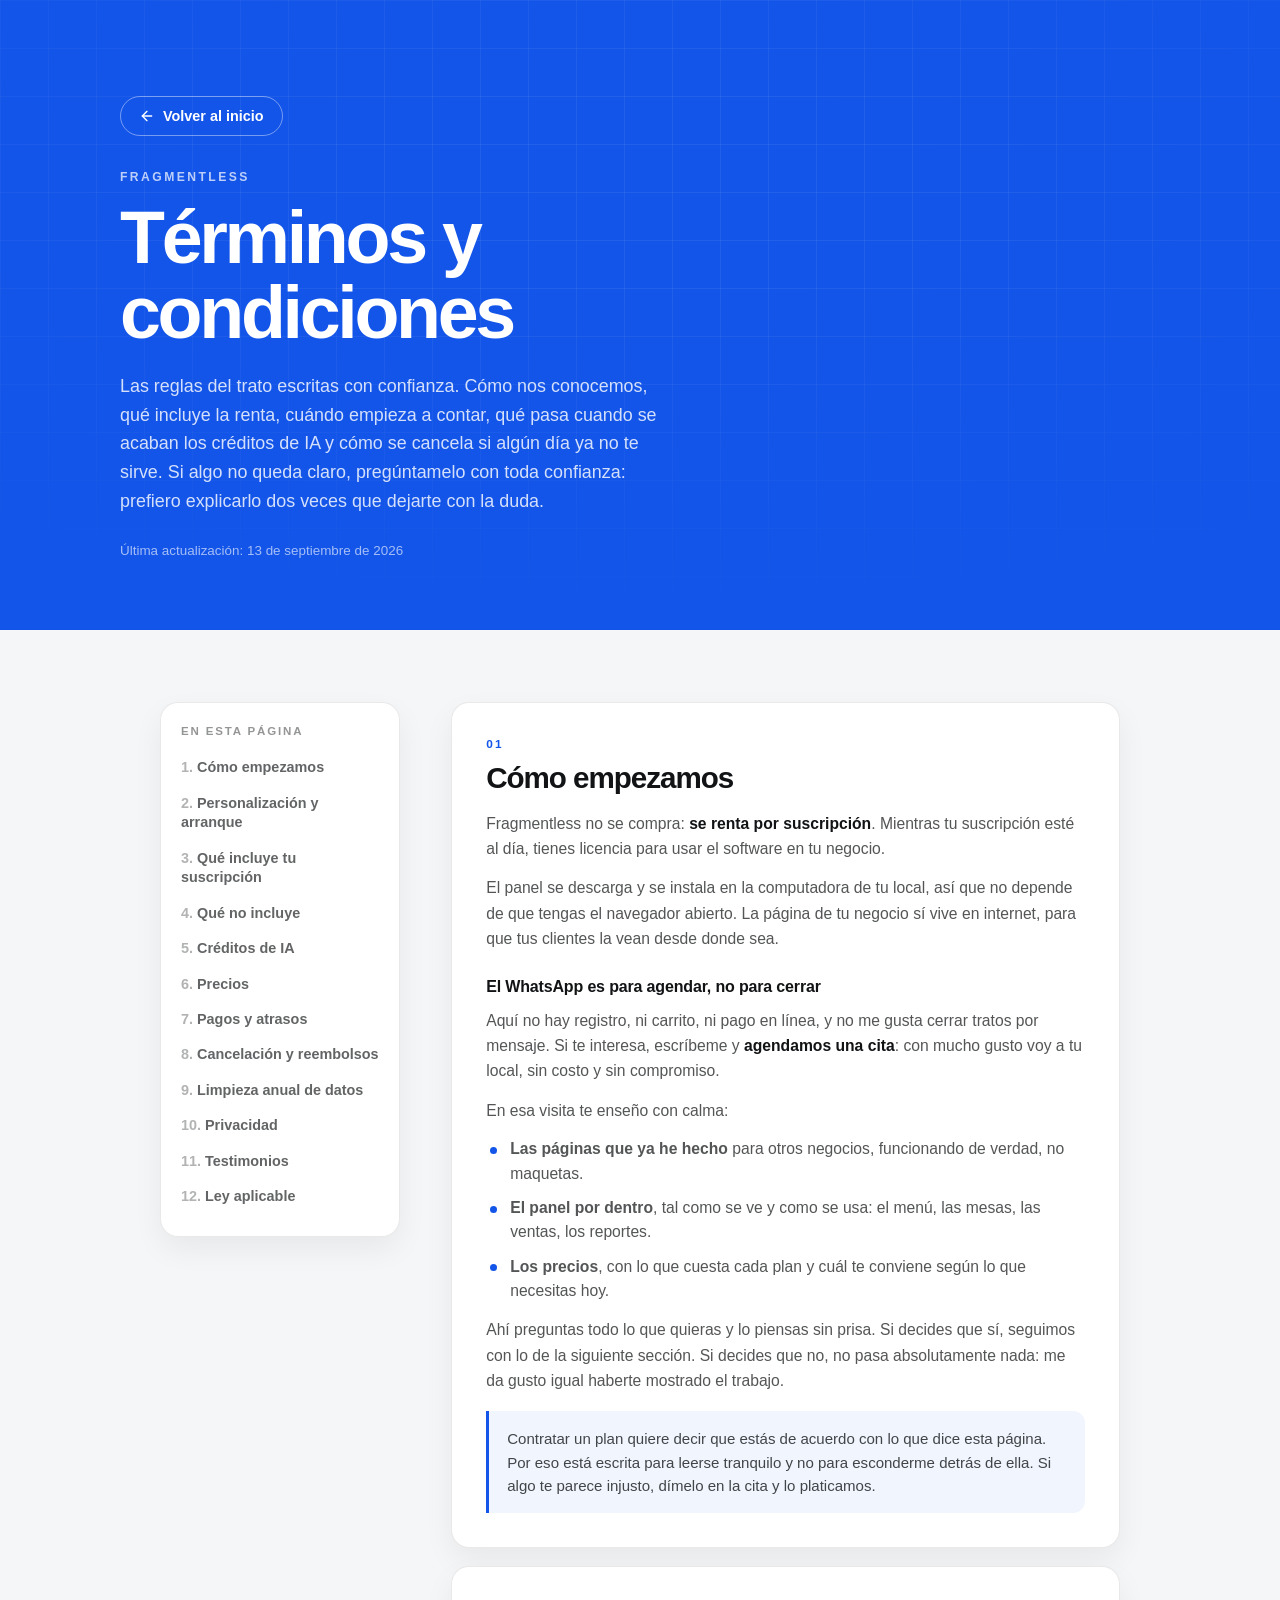
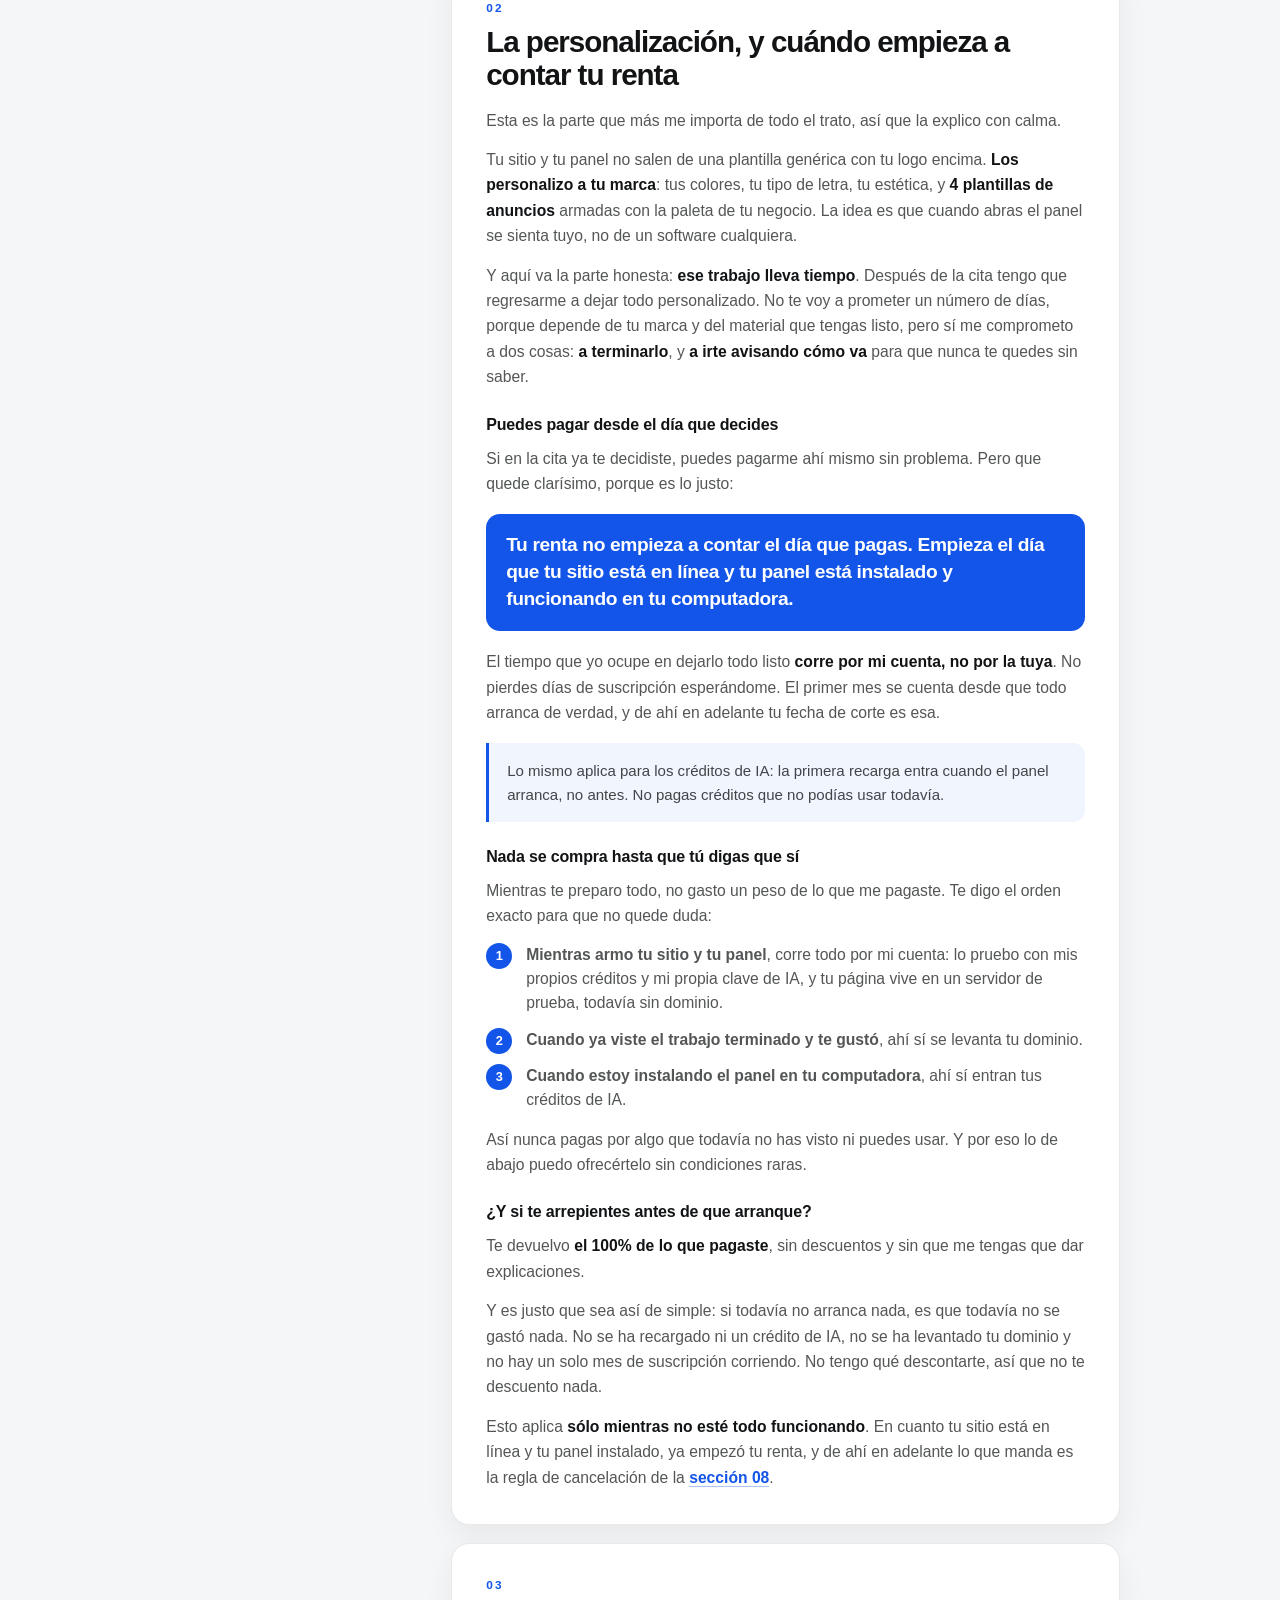
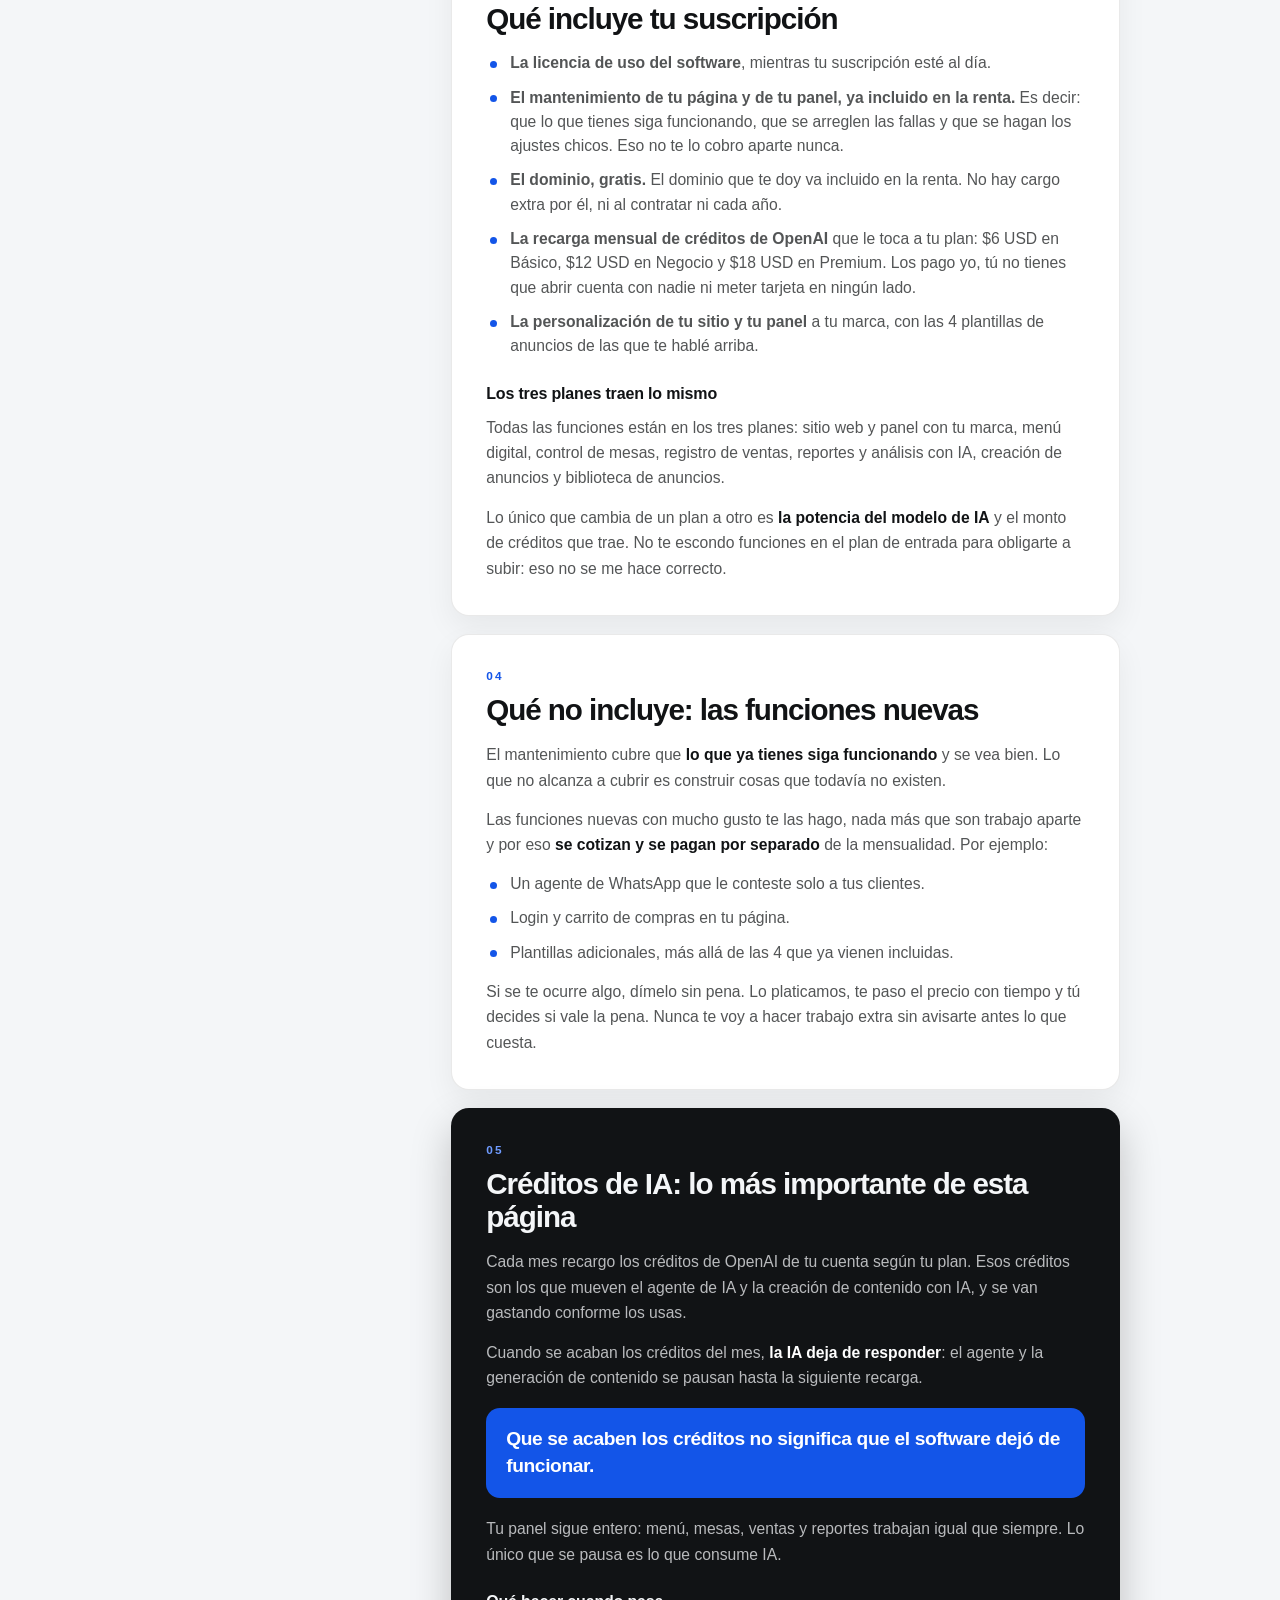
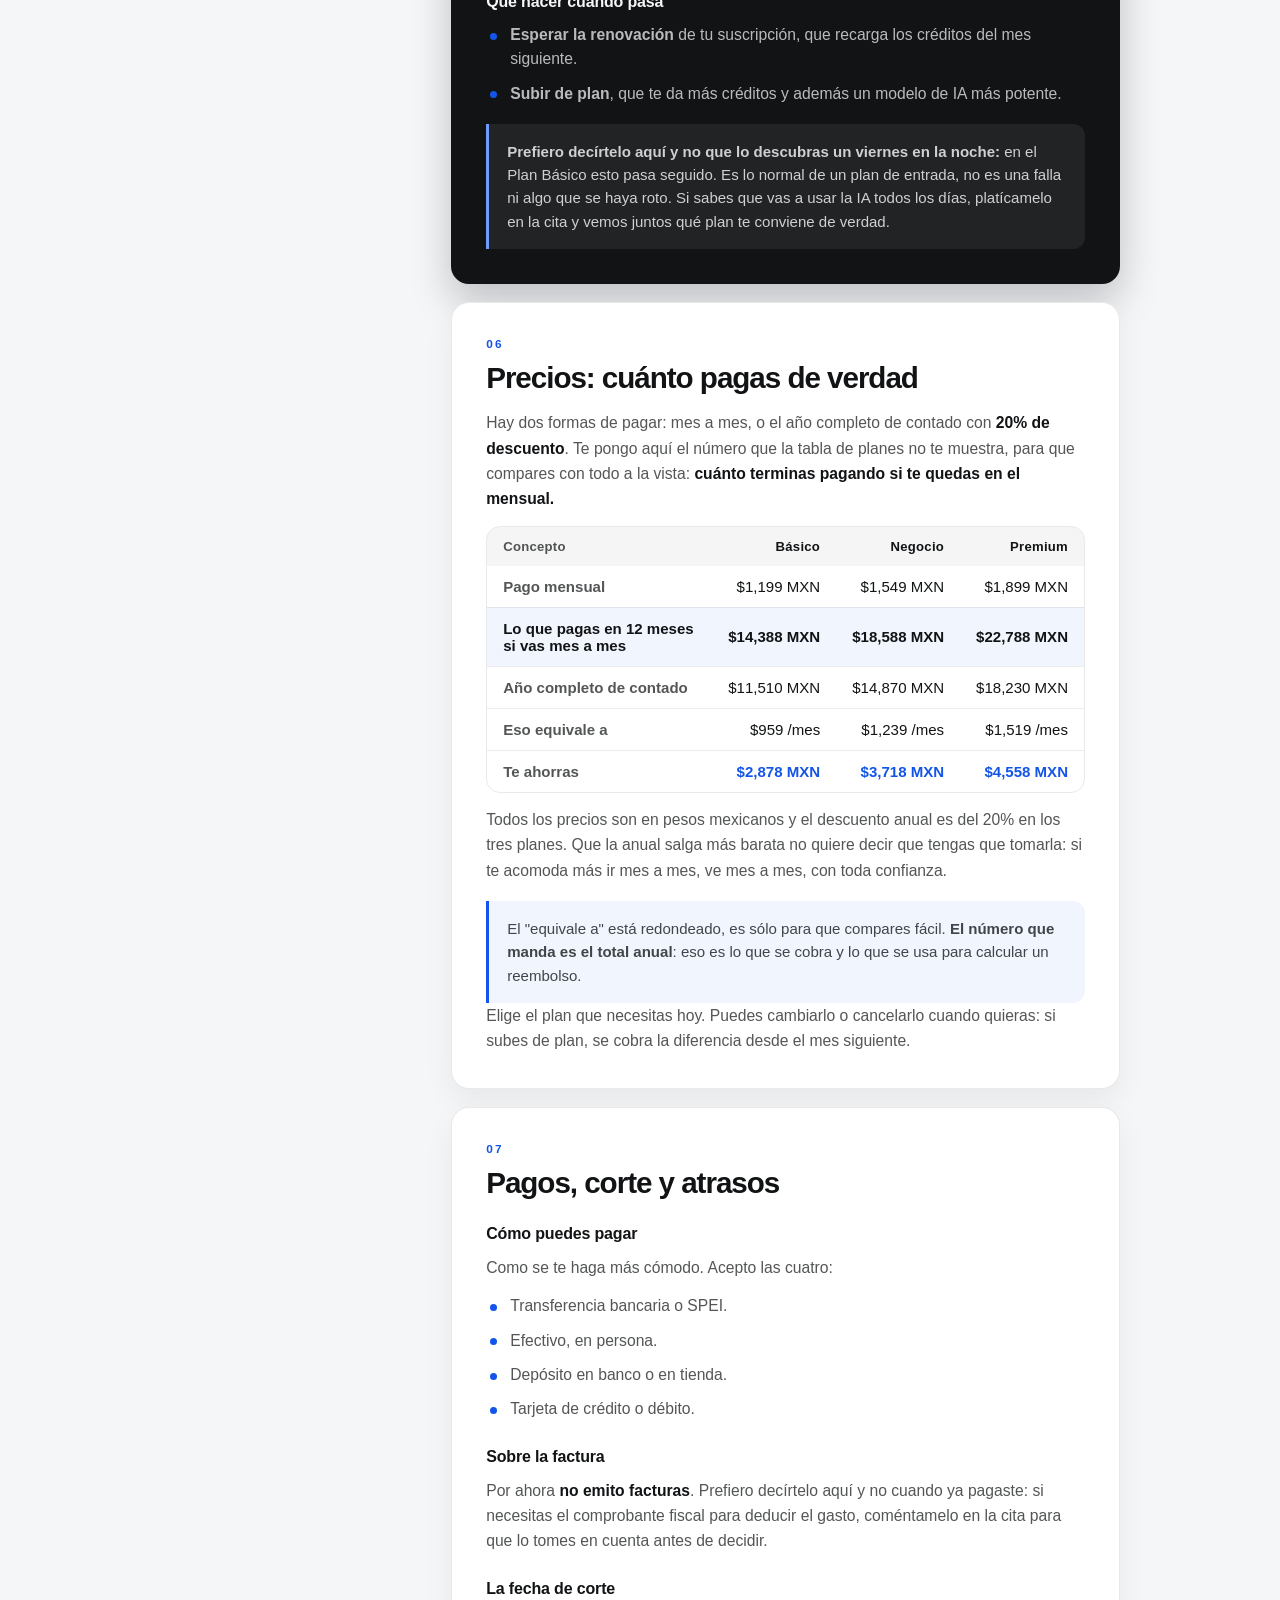
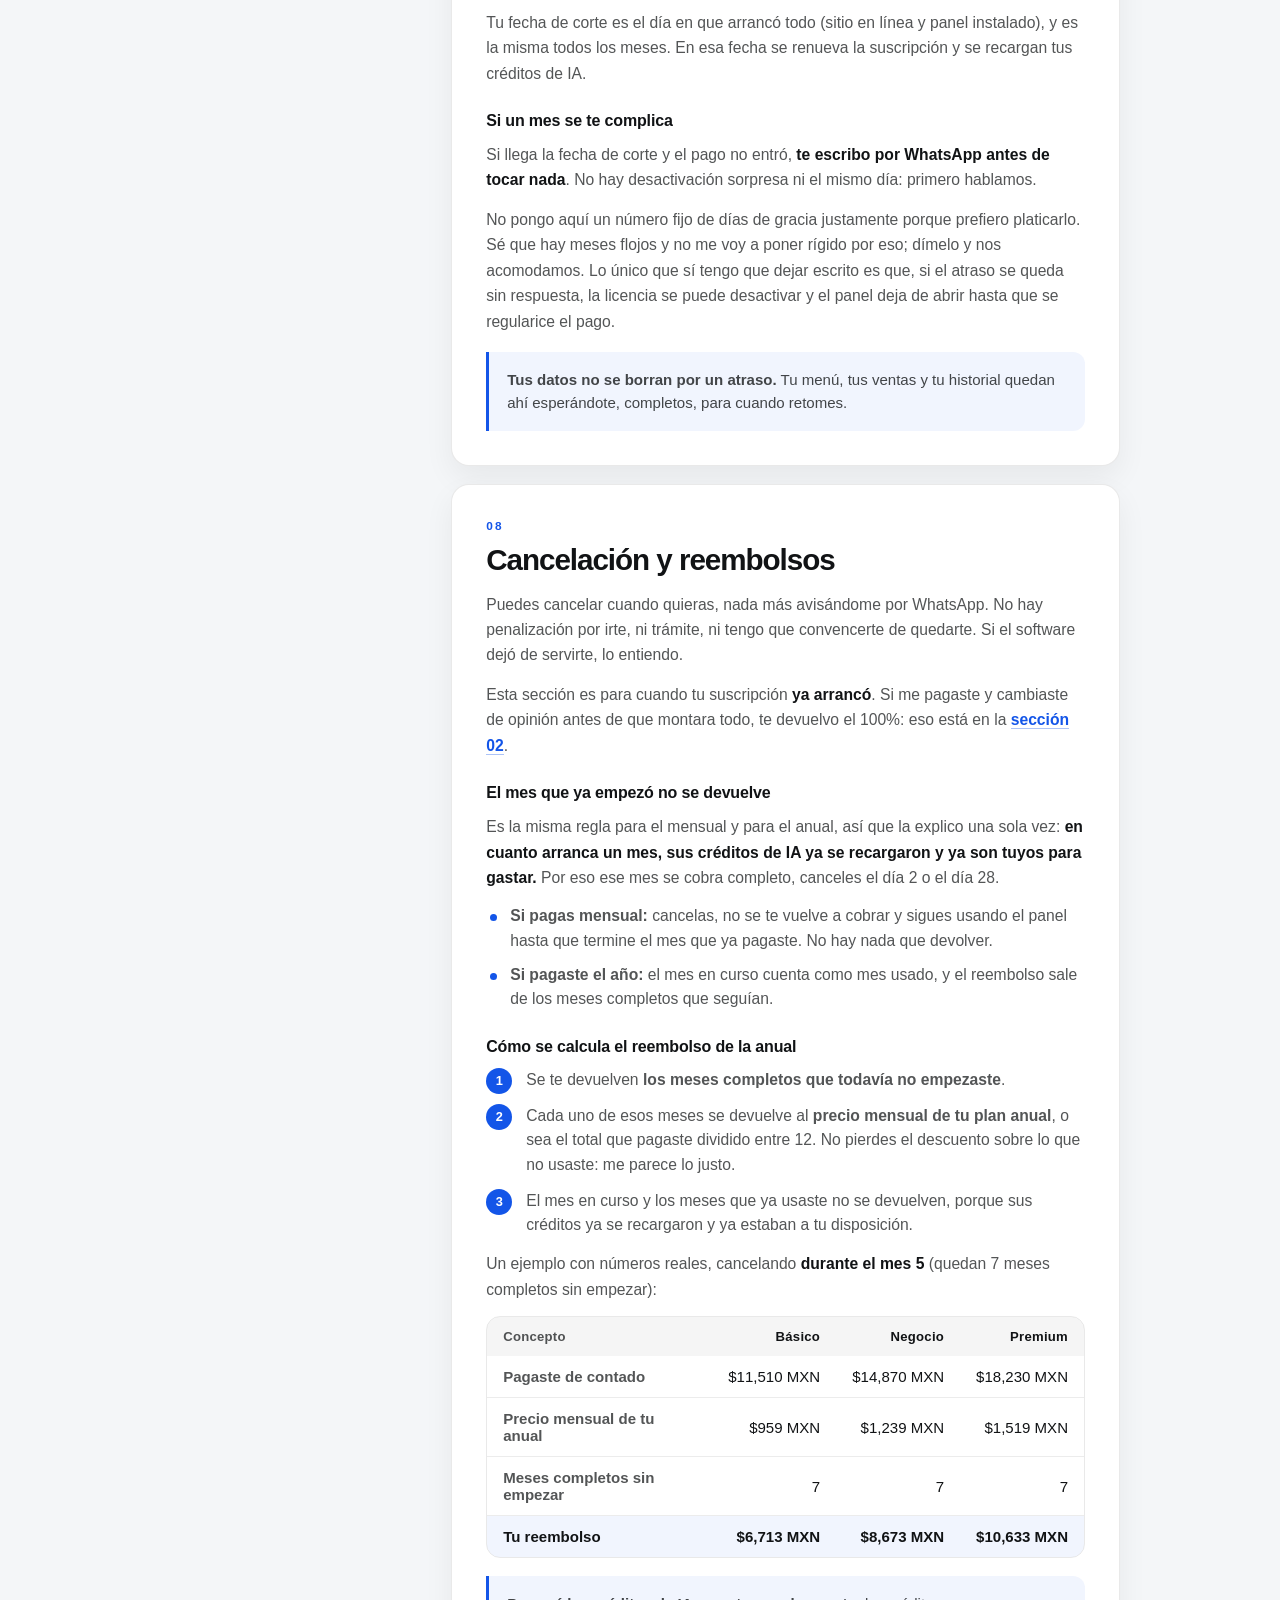
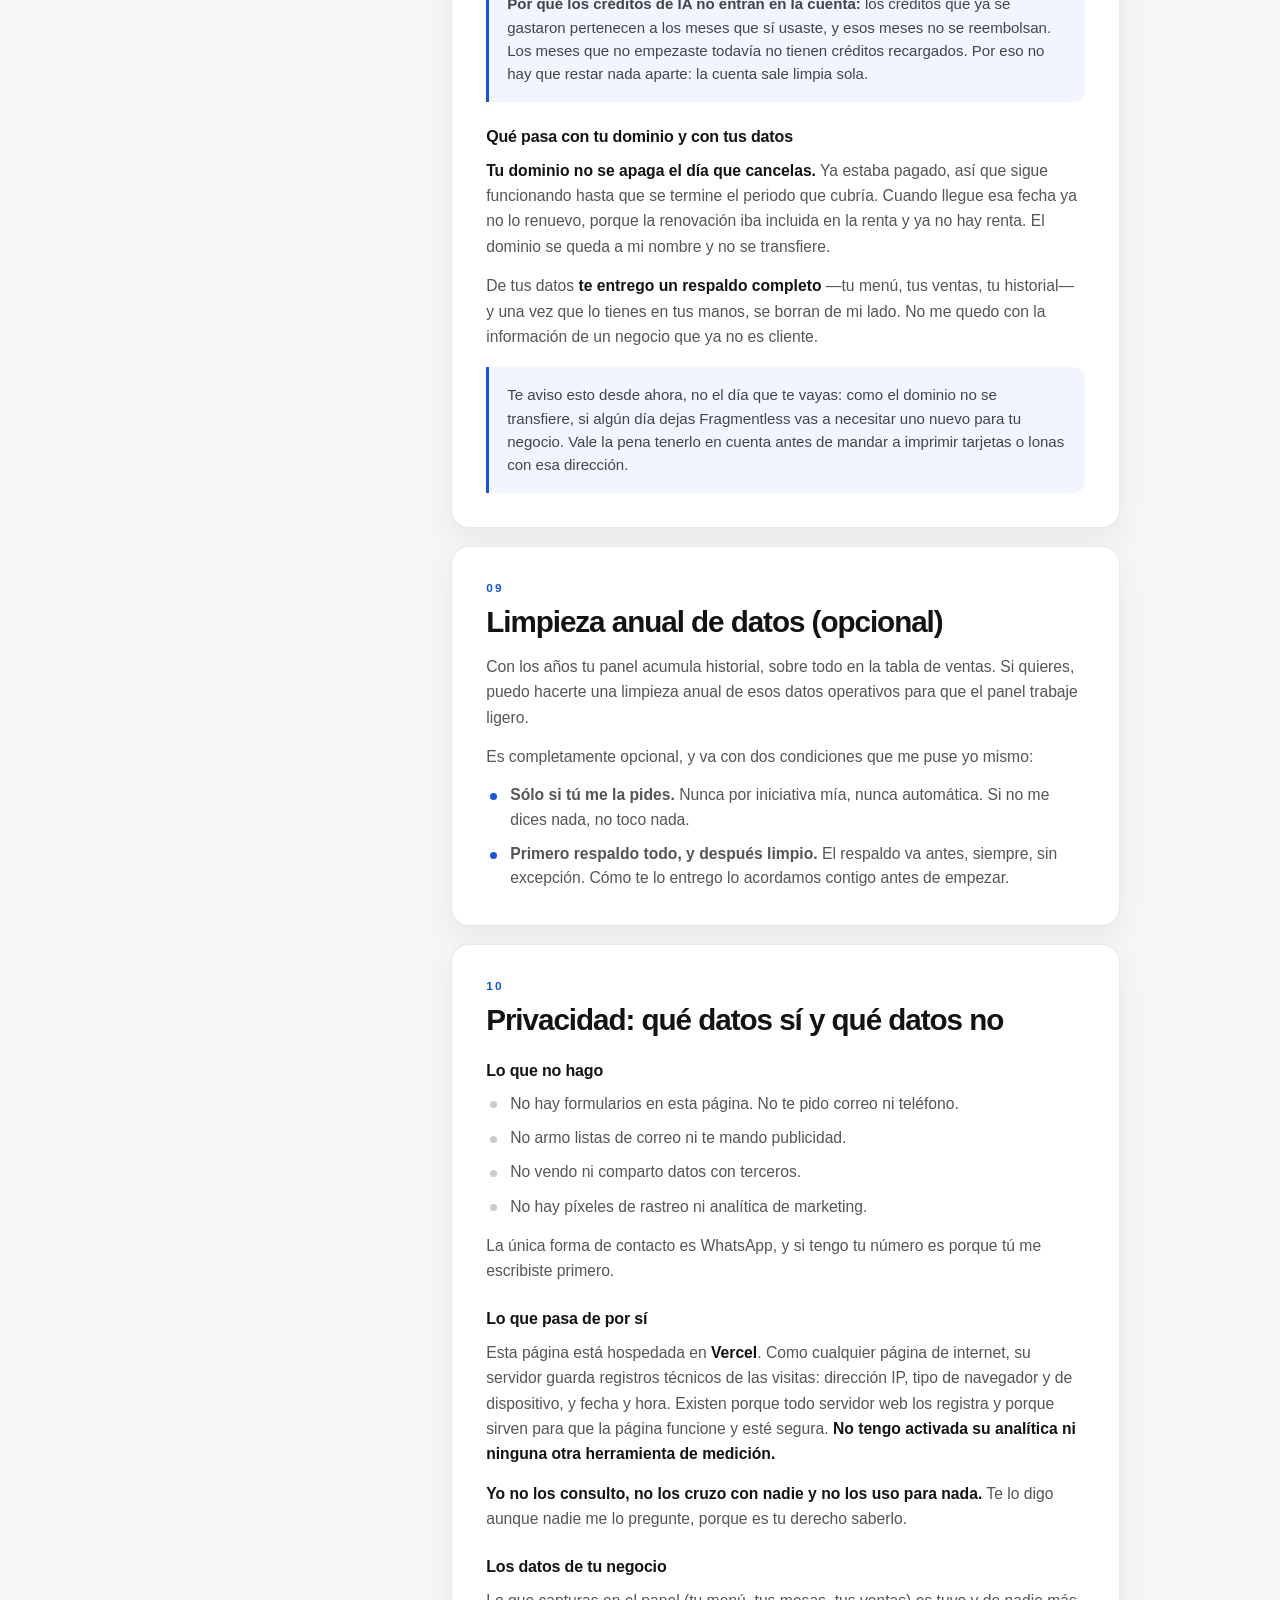
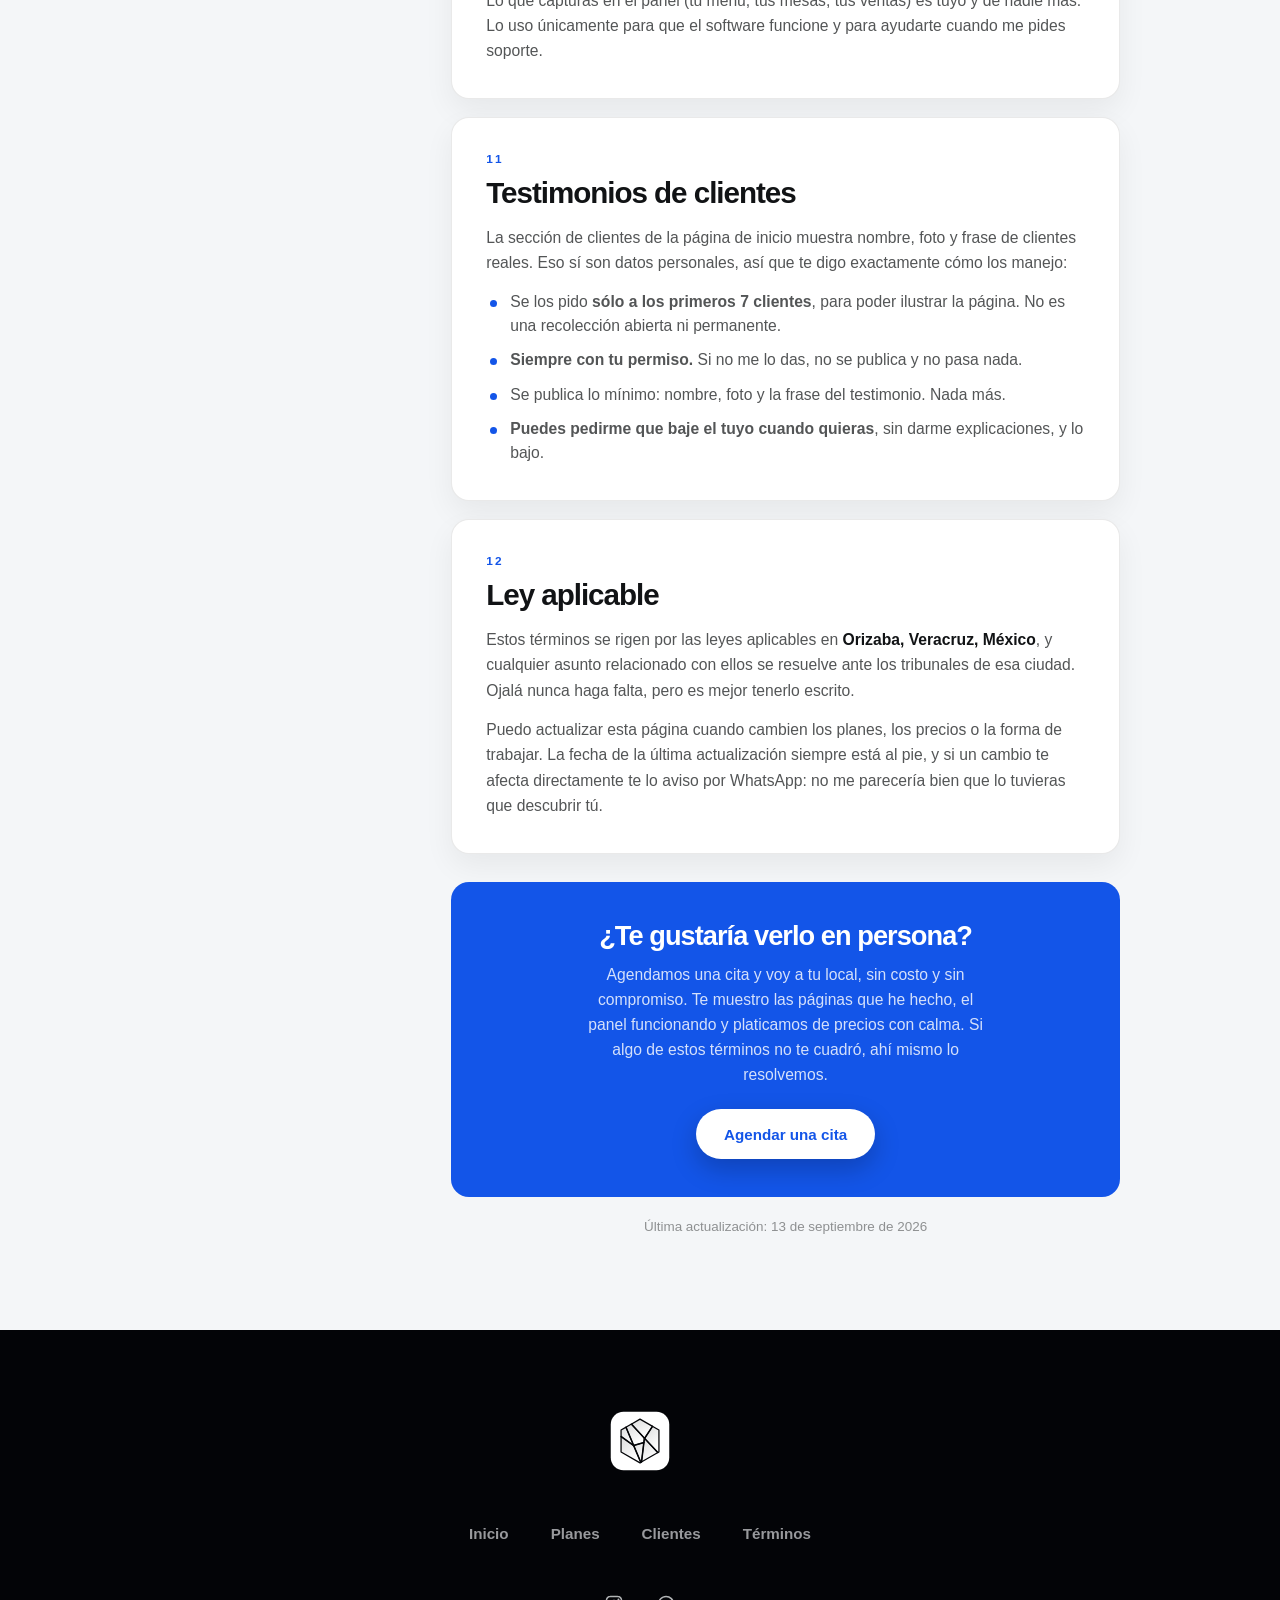
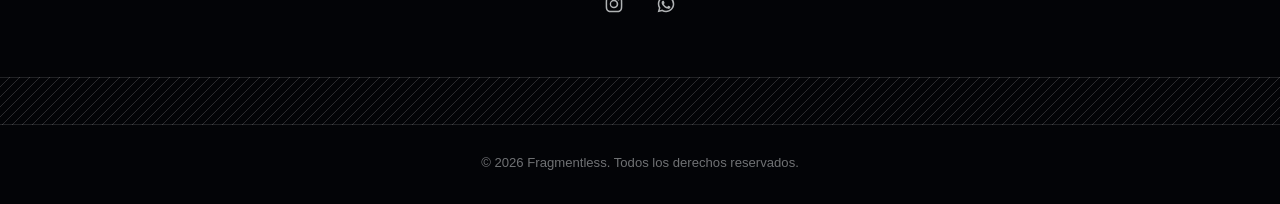
<file: terminos.html>
<!DOCTYPE html>
<html lang="es">
<head>
	<meta charset="UTF-8">
	<meta name="viewport" content="width=device-width, initial-scale=1.0">
	<title>Términos y condiciones — Fragmentless</title>
	<meta name="description" content="Las reglas del trato, en corto y en confianza: cómo agendamos la cita, qué incluye la suscripción de Fragmentless, cuándo empieza a contar tu renta y cómo se cancela.">
	<!-- La barra del navegador en el celular se pinta del azul de la marca:
	     las dos páginas arrancan con la portada azul (#1355e8), así que la
	     barra se funde con ella en vez de cortar la pantalla en dos. -->
	<meta name="theme-color" content="#1355e8">
	<!-- Isotipo blanco sobre placa azul: se lee en una pestaña clara, en una
	     oscura y sobre la barra azul de arriba. El -v2 del nombre es a
	     propósito, es lo que obliga al celular a bajar el icono nuevo; si se
	     vuelve a cambiar, va como -v3. Ver el comentario dentro del archivo. -->
	<link rel="icon" href="assets/favicon-v2.svg" type="image/svg+xml">
	<link rel="stylesheet" href="style.css">
</head>
<!--
	PÁGINA DE TÉRMINOS.

	Es una página APARTE de index.html a propósito: comparte style.css para
	heredar el sistema visual, pero no carga el JS del scroll-hero. Por eso
	tampoco lleva el menú flotante (vive del JS de index.html) sino un botón
	de "volver" en la portada.

	El footer es una copia del de index.html con los links apuntando a
	index.html#ancla. Funciona sin JS: la clase .footer--animate (la que
	esconde las piezas para la ola de entrada) la pone el JS, que acá no
	corre, así que el footer se ve entero desde el principio. Por lo mismo
	el año del copyright va escrito a mano.

	VOZ: primera persona del singular ("yo" / "tú"). Es un negocio de una
	persona y la página se lee en persona, así que el "nosotros" sonaba a
	corporativo. Si tocas un texto, mantené el "yo".

	WHATSAPP: acá el WhatsApp NO cierra la renta, sirve para AGENDAR LA
	CITA en el local. Ojo: los botones de index.html todavía dicen "me
	interesa rentar"; si se cambian, cambiar también los de acá.

	Contenido: sale de TERMINOS_BRIEF.txt. Las cifras están verificadas
	contra las tarjetas de planes de index.html. Si cambias un precio allá,
	cambia también las dos tablas de acá (secciones 6 y 8).
-->
<body class="terms-page">
	<main>
		<!-- Portada azul, versión corta de la sección 1 de index.html. -->
		<header class="terms-hero">
			<div class="terms-hero__grid" aria-hidden="true"></div>

			<div class="terms-hero__inner">
				<a class="terms-back" href="index.html#inicio">
					<svg viewBox="0 0 24 24" fill="none" stroke="currentColor" stroke-width="2" stroke-linecap="round" stroke-linejoin="round" aria-hidden="true">
						<path d="M19 12H5" />
						<path d="m12 19-7-7 7-7" />
					</svg>
					Volver al inicio
				</a>

				<p class="terms-hero__kicker">Fragmentless</p>
				<h1 class="terms-hero__title">Términos y condiciones</h1>
				<p class="terms-hero__lead">Las reglas del trato escritas con confianza. Cómo nos conocemos, qué incluye la renta, cuándo empieza a contar, qué pasa cuando se acaban los créditos de IA y cómo se cancela si algún día ya no te sirve. Si algo no queda claro, pregúntamelo con toda confianza: prefiero explicarlo dos veces que dejarte con la duda.</p>
				<p class="terms-hero__meta">Última actualización: 13 de septiembre de 2026</p>
			</div>
		</header>

		<div class="terms-body">
			<!-- Índice pegajoso. En móvil deja de ser sticky y queda arriba. -->
			<nav class="terms-toc" aria-label="Índice de los términos">
				<p class="terms-toc__title">En esta página</p>
				<ul class="terms-toc__list">
					<li><a class="terms-toc__link" href="#como-empezamos">Cómo empezamos</a></li>
					<li><a class="terms-toc__link" href="#personalizacion">Personalización y arranque</a></li>
					<li><a class="terms-toc__link" href="#incluye">Qué incluye tu suscripción</a></li>
					<li><a class="terms-toc__link" href="#no-incluye">Qué no incluye</a></li>
					<li><a class="terms-toc__link" href="#creditos">Créditos de IA</a></li>
					<li><a class="terms-toc__link" href="#precios">Precios</a></li>
					<li><a class="terms-toc__link" href="#pagos">Pagos y atrasos</a></li>
					<li><a class="terms-toc__link" href="#cancelacion">Cancelación y reembolsos</a></li>
					<li><a class="terms-toc__link" href="#limpieza">Limpieza anual de datos</a></li>
					<li><a class="terms-toc__link" href="#privacidad">Privacidad</a></li>
					<li><a class="terms-toc__link" href="#testimonios">Testimonios</a></li>
					<li><a class="terms-toc__link" href="#ley">Ley aplicable</a></li>
				</ul>
			</nav>

			<div class="terms-content">
				<!-- 1 - El encuadre real: el WhatsApp agenda una cita, no cierra la renta. -->
				<section class="terms__section" id="como-empezamos" aria-labelledby="como-empezamos-titulo">
					<span class="terms__num">01</span>
					<h2 class="terms__heading" id="como-empezamos-titulo">Cómo empezamos</h2>

					<p class="terms__text">Fragmentless no se compra: <strong>se renta por suscripción</strong>. Mientras tu suscripción esté al día, tienes licencia para usar el software en tu negocio.</p>

					<p class="terms__text">El panel se descarga y se instala en la computadora de tu local, así que no depende de que tengas el navegador abierto. La página de tu negocio sí vive en internet, para que tus clientes la vean desde donde sea.</p>

					<h3 class="terms__sub">El WhatsApp es para agendar, no para cerrar</h3>

					<p class="terms__text">Aquí no hay registro, ni carrito, ni pago en línea, y no me gusta cerrar tratos por mensaje. Si te interesa, escríbeme y <strong>agendamos una cita</strong>: con mucho gusto voy a tu local, sin costo y sin compromiso.</p>

					<p class="terms__text">En esa visita te enseño con calma:</p>

					<ul class="terms__list">
						<li><strong>Las páginas que ya he hecho</strong> para otros negocios, funcionando de verdad, no maquetas.</li>
						<li><strong>El panel por dentro</strong>, tal como se ve y como se usa: el menú, las mesas, las ventas, los reportes.</li>
						<li><strong>Los precios</strong>, con lo que cuesta cada plan y cuál te conviene según lo que necesitas hoy.</li>
					</ul>

					<p class="terms__text">Ahí preguntas todo lo que quieras y lo piensas sin prisa. Si decides que sí, seguimos con lo de la siguiente sección. Si decides que no, no pasa absolutamente nada: me da gusto igual haberte mostrado el trabajo.</p>

					<div class="terms__note">
						<p>Contratar un plan quiere decir que estás de acuerdo con lo que dice esta página. Por eso está escrita para leerse tranquilo y no para esconderme detrás de ella. Si algo te parece injusto, dímelo en la cita y lo platicamos.</p>
					</div>
				</section>

				<!-- 2 - Lo nuevo: personalización y cuándo arranca el reloj de la renta. -->
				<section class="terms__section" id="personalizacion" aria-labelledby="personalizacion-titulo">
					<span class="terms__num">02</span>
					<h2 class="terms__heading" id="personalizacion-titulo">La personalización, y cuándo empieza a contar tu renta</h2>

					<p class="terms__text">Esta es la parte que más me importa de todo el trato, así que la explico con calma.</p>

					<p class="terms__text">Tu sitio y tu panel no salen de una plantilla genérica con tu logo encima. <strong>Los personalizo a tu marca</strong>: tus colores, tu tipo de letra, tu estética, y <strong>4 plantillas de anuncios</strong> armadas con la paleta de tu negocio. La idea es que cuando abras el panel se sienta tuyo, no de un software cualquiera.</p>

					<p class="terms__text">Y aquí va la parte honesta: <strong>ese trabajo lleva tiempo</strong>. Después de la cita tengo que regresarme a dejar todo personalizado. No te voy a prometer un número de días, porque depende de tu marca y del material que tengas listo, pero sí me comprometo a dos cosas: <strong>a terminarlo</strong>, y <strong>a irte avisando cómo va</strong> para que nunca te quedes sin saber.</p>

					<h3 class="terms__sub">Puedes pagar desde el día que decides</h3>

					<p class="terms__text">Si en la cita ya te decidiste, puedes pagarme ahí mismo sin problema. Pero que quede clarísimo, porque es lo justo:</p>

					<p class="terms__shout">Tu renta no empieza a contar el día que pagas. Empieza el día que tu sitio está en línea y tu panel está instalado y funcionando en tu computadora.</p>

					<p class="terms__text">El tiempo que yo ocupe en dejarlo todo listo <strong>corre por mi cuenta, no por la tuya</strong>. No pierdes días de suscripción esperándome. El primer mes se cuenta desde que todo arranca de verdad, y de ahí en adelante tu fecha de corte es esa.</p>

					<div class="terms__note">
						<p>Lo mismo aplica para los créditos de IA: la primera recarga entra cuando el panel arranca, no antes. No pagas créditos que no podías usar todavía.</p>
					</div>

					<h3 class="terms__sub">Nada se compra hasta que tú digas que sí</h3>

					<p class="terms__text">Mientras te preparo todo, no gasto un peso de lo que me pagaste. Te digo el orden exacto para que no quede duda:</p>

					<ol class="terms__steps">
						<li><strong>Mientras armo tu sitio y tu panel</strong>, corre todo por mi cuenta: lo pruebo con mis propios créditos y mi propia clave de IA, y tu página vive en un servidor de prueba, todavía sin dominio.</li>
						<li><strong>Cuando ya viste el trabajo terminado y te gustó</strong>, ahí sí se levanta tu dominio.</li>
						<li><strong>Cuando estoy instalando el panel en tu computadora</strong>, ahí sí entran tus créditos de IA.</li>
					</ol>

					<p class="terms__text">Así nunca pagas por algo que todavía no has visto ni puedes usar. Y por eso lo de abajo puedo ofrecértelo sin condiciones raras.</p>

					<h3 class="terms__sub">¿Y si te arrepientes antes de que arranque?</h3>

					<p class="terms__text">Te devuelvo <strong>el 100% de lo que pagaste</strong>, sin descuentos y sin que me tengas que dar explicaciones.</p>

					<p class="terms__text">Y es justo que sea así de simple: si todavía no arranca nada, es que todavía no se gastó nada. No se ha recargado ni un crédito de IA, no se ha levantado tu dominio y no hay un solo mes de suscripción corriendo. No tengo qué descontarte, así que no te descuento nada.</p>

					<p class="terms__text">Esto aplica <strong>sólo mientras no esté todo funcionando</strong>. En cuanto tu sitio está en línea y tu panel instalado, ya empezó tu renta, y de ahí en adelante lo que manda es la regla de cancelación de la <a class="terms__link" href="#cancelacion">sección 08</a>.</p>
				</section>

				<!-- 3 -->
				<section class="terms__section" id="incluye" aria-labelledby="incluye-titulo">
					<span class="terms__num">03</span>
					<h2 class="terms__heading" id="incluye-titulo">Qué incluye tu suscripción</h2>

					<ul class="terms__list">
						<li><strong>La licencia de uso del software</strong>, mientras tu suscripción esté al día.</li>
						<li><strong>El mantenimiento de tu página y de tu panel, ya incluido en la renta.</strong> Es decir: que lo que tienes siga funcionando, que se arreglen las fallas y que se hagan los ajustes chicos. Eso no te lo cobro aparte nunca.</li>
						<li><strong>El dominio, gratis.</strong> El dominio que te doy va incluido en la renta. No hay cargo extra por él, ni al contratar ni cada año.</li>
						<li><strong>La recarga mensual de créditos de OpenAI</strong> que le toca a tu plan: $6 USD en Básico, $12 USD en Negocio y $18 USD en Premium. Los pago yo, tú no tienes que abrir cuenta con nadie ni meter tarjeta en ningún lado.</li>
						<li><strong>La personalización de tu sitio y tu panel</strong> a tu marca, con las 4 plantillas de anuncios de las que te hablé arriba.</li>
					</ul>

					<h3 class="terms__sub">Los tres planes traen lo mismo</h3>

					<p class="terms__text">Todas las funciones están en los tres planes: sitio web y panel con tu marca, menú digital, control de mesas, registro de ventas, reportes y análisis con IA, creación de anuncios y biblioteca de anuncios.</p>

					<p class="terms__text">Lo único que cambia de un plan a otro es <strong>la potencia del modelo de IA</strong> y el monto de créditos que trae. No te escondo funciones en el plan de entrada para obligarte a subir: eso no se me hace correcto.</p>
				</section>

				<!-- 4 -->
				<section class="terms__section" id="no-incluye" aria-labelledby="no-incluye-titulo">
					<span class="terms__num">04</span>
					<h2 class="terms__heading" id="no-incluye-titulo">Qué no incluye: las funciones nuevas</h2>

					<p class="terms__text">El mantenimiento cubre que <strong>lo que ya tienes siga funcionando</strong> y se vea bien. Lo que no alcanza a cubrir es construir cosas que todavía no existen.</p>

					<p class="terms__text">Las funciones nuevas con mucho gusto te las hago, nada más que son trabajo aparte y por eso <strong>se cotizan y se pagan por separado</strong> de la mensualidad. Por ejemplo:</p>

					<ul class="terms__list">
						<li>Un agente de WhatsApp que le conteste solo a tus clientes.</li>
						<li>Login y carrito de compras en tu página.</li>
						<li>Plantillas adicionales, más allá de las 4 que ya vienen incluidas.</li>
					</ul>

					<p class="terms__text">Si se te ocurre algo, dímelo sin pena. Lo platicamos, te paso el precio con tiempo y tú decides si vale la pena. Nunca te voy a hacer trabajo extra sin avisarte antes lo que cuesta.</p>
				</section>

				<!-- 5 - Bloque negro. Es la regla que más malentendidos genera. -->
				<section class="terms__section terms__section--highlight" id="creditos" aria-labelledby="creditos-titulo">
					<span class="terms__num">05</span>
					<h2 class="terms__heading" id="creditos-titulo">Créditos de IA: lo más importante de esta página</h2>

					<p class="terms__text">Cada mes recargo los créditos de OpenAI de tu cuenta según tu plan. Esos créditos son los que mueven el agente de IA y la creación de contenido con IA, y se van gastando conforme los usas.</p>

					<p class="terms__text">Cuando se acaban los créditos del mes, <strong>la IA deja de responder</strong>: el agente y la generación de contenido se pausan hasta la siguiente recarga.</p>

					<p class="terms__shout">Que se acaben los créditos no significa que el software dejó de funcionar.</p>

					<p class="terms__text">Tu panel sigue entero: menú, mesas, ventas y reportes trabajan igual que siempre. Lo único que se pausa es lo que consume IA.</p>

					<h3 class="terms__sub">Qué hacer cuando pasa</h3>

					<ul class="terms__list">
						<li><strong>Esperar la renovación</strong> de tu suscripción, que recarga los créditos del mes siguiente.</li>
						<li><strong>Subir de plan</strong>, que te da más créditos y además un modelo de IA más potente.</li>
					</ul>

					<div class="terms__note">
						<p><strong>Prefiero decírtelo aquí y no que lo descubras un viernes en la noche:</strong> en el Plan Básico esto pasa seguido. Es lo normal de un plan de entrada, no es una falla ni algo que se haya roto. Si sabes que vas a usar la IA todos los días, platícamelo en la cita y vemos juntos qué plan te conviene de verdad.</p>
					</div>
				</section>

				<!-- 6 -->
				<section class="terms__section" id="precios" aria-labelledby="precios-titulo">
					<span class="terms__num">06</span>
					<h2 class="terms__heading" id="precios-titulo">Precios: cuánto pagas de verdad</h2>

					<p class="terms__text">Hay dos formas de pagar: mes a mes, o el año completo de contado con <strong>20% de descuento</strong>. Te pongo aquí el número que la tabla de planes no te muestra, para que compares con todo a la vista: <strong>cuánto terminas pagando si te quedas en el mensual.</strong></p>

					<div class="terms__table-wrap">
						<table class="terms__table">
							<caption class="terms__sr">Comparación de precios mensuales y anuales de los tres planes, en pesos mexicanos</caption>
							<thead>
								<tr>
									<th scope="col">Concepto</th>
									<th scope="col">Básico</th>
									<th scope="col">Negocio</th>
									<th scope="col">Premium</th>
								</tr>
							</thead>
							<tbody>
								<tr>
									<th scope="row">Pago mensual</th>
									<td>$1,199 MXN</td>
									<td>$1,549 MXN</td>
									<td>$1,899 MXN</td>
								</tr>
								<tr class="is-key">
									<th scope="row">Lo que pagas en 12 meses si vas mes a mes</th>
									<td>$14,388 MXN</td>
									<td>$18,588 MXN</td>
									<td>$22,788 MXN</td>
								</tr>
								<tr>
									<th scope="row">Año completo de contado</th>
									<td>$11,510 MXN</td>
									<td>$14,870 MXN</td>
									<td>$18,230 MXN</td>
								</tr>
								<tr>
									<th scope="row">Eso equivale a</th>
									<td>$959 /mes</td>
									<td>$1,239 /mes</td>
									<td>$1,519 /mes</td>
								</tr>
								<tr class="is-save">
									<th scope="row">Te ahorras</th>
									<td>$2,878 MXN</td>
									<td>$3,718 MXN</td>
									<td>$4,558 MXN</td>
								</tr>
							</tbody>
						</table>
					</div>

					<p class="terms__text">Todos los precios son en pesos mexicanos y el descuento anual es del 20% en los tres planes. Que la anual salga más barata no quiere decir que tengas que tomarla: si te acomoda más ir mes a mes, ve mes a mes, con toda confianza.</p>

					<div class="terms__note">
						<p>El "equivale a" está redondeado, es sólo para que compares fácil. <strong>El número que manda es el total anual</strong>: eso es lo que se cobra y lo que se usa para calcular un reembolso.</p>
					</div>

					<p class="terms__text">Elige el plan que necesitas hoy. Puedes cambiarlo o cancelarlo cuando quieras: si subes de plan, se cobra la diferencia desde el mes siguiente.</p>
				</section>

				<!-- 7 -->
				<section class="terms__section" id="pagos" aria-labelledby="pagos-titulo">
					<span class="terms__num">07</span>
					<h2 class="terms__heading" id="pagos-titulo">Pagos, corte y atrasos</h2>

					<h3 class="terms__sub">Cómo puedes pagar</h3>

					<p class="terms__text">Como se te haga más cómodo. Acepto las cuatro:</p>

					<ul class="terms__list">
						<li>Transferencia bancaria o SPEI.</li>
						<li>Efectivo, en persona.</li>
						<li>Depósito en banco o en tienda.</li>
						<li>Tarjeta de crédito o débito.</li>
					</ul>

					<h3 class="terms__sub">Sobre la factura</h3>

					<p class="terms__text">Por ahora <strong>no emito facturas</strong>. Prefiero decírtelo aquí y no cuando ya pagaste: si necesitas el comprobante fiscal para deducir el gasto, coméntamelo en la cita para que lo tomes en cuenta antes de decidir.</p>

					<h3 class="terms__sub">La fecha de corte</h3>

					<p class="terms__text">Tu fecha de corte es el día en que arrancó todo (sitio en línea y panel instalado), y es la misma todos los meses. En esa fecha se renueva la suscripción y se recargan tus créditos de IA.</p>

					<h3 class="terms__sub">Si un mes se te complica</h3>

					<p class="terms__text">Si llega la fecha de corte y el pago no entró, <strong>te escribo por WhatsApp antes de tocar nada</strong>. No hay desactivación sorpresa ni el mismo día: primero hablamos.</p>

					<p class="terms__text">No pongo aquí un número fijo de días de gracia justamente porque prefiero platicarlo. Sé que hay meses flojos y no me voy a poner rígido por eso; dímelo y nos acomodamos. Lo único que sí tengo que dejar escrito es que, si el atraso se queda sin respuesta, la licencia se puede desactivar y el panel deja de abrir hasta que se regularice el pago.</p>

					<div class="terms__note">
						<p><strong>Tus datos no se borran por un atraso.</strong> Tu menú, tus ventas y tu historial quedan ahí esperándote, completos, para cuando retomes.</p>
					</div>
				</section>

				<!-- 8 -->
				<section class="terms__section" id="cancelacion" aria-labelledby="cancelacion-titulo">
					<span class="terms__num">08</span>
					<h2 class="terms__heading" id="cancelacion-titulo">Cancelación y reembolsos</h2>

					<p class="terms__text">Puedes cancelar cuando quieras, nada más avisándome por WhatsApp. No hay penalización por irte, ni trámite, ni tengo que convencerte de quedarte. Si el software dejó de servirte, lo entiendo.</p>

					<p class="terms__text">Esta sección es para cuando tu suscripción <strong>ya arrancó</strong>. Si me pagaste y cambiaste de opinión antes de que montara todo, te devuelvo el 100%: eso está en la <a class="terms__link" href="#personalizacion">sección 02</a>.</p>

					<h3 class="terms__sub">El mes que ya empezó no se devuelve</h3>

					<p class="terms__text">Es la misma regla para el mensual y para el anual, así que la explico una sola vez: <strong>en cuanto arranca un mes, sus créditos de IA ya se recargaron y ya son tuyos para gastar.</strong> Por eso ese mes se cobra completo, canceles el día 2 o el día 28.</p>

					<ul class="terms__list">
						<li><strong>Si pagas mensual:</strong> cancelas, no se te vuelve a cobrar y sigues usando el panel hasta que termine el mes que ya pagaste. No hay nada que devolver.</li>
						<li><strong>Si pagaste el año:</strong> el mes en curso cuenta como mes usado, y el reembolso sale de los meses completos que seguían.</li>
					</ul>

					<h3 class="terms__sub">Cómo se calcula el reembolso de la anual</h3>

					<ol class="terms__steps">
						<li>Se te devuelven <strong>los meses completos que todavía no empezaste</strong>.</li>
						<li>Cada uno de esos meses se devuelve al <strong>precio mensual de tu plan anual</strong>, o sea el total que pagaste dividido entre 12. No pierdes el descuento sobre lo que no usaste: me parece lo justo.</li>
						<li>El mes en curso y los meses que ya usaste no se devuelven, porque sus créditos ya se recargaron y ya estaban a tu disposición.</li>
					</ol>

					<p class="terms__text">Un ejemplo con números reales, cancelando <strong>durante el mes 5</strong> (quedan 7 meses completos sin empezar):</p>

					<div class="terms__table-wrap">
						<table class="terms__table">
							<caption class="terms__sr">Ejemplo de reembolso al cancelar un plan anual durante el quinto mes</caption>
							<thead>
								<tr>
									<th scope="col">Concepto</th>
									<th scope="col">Básico</th>
									<th scope="col">Negocio</th>
									<th scope="col">Premium</th>
								</tr>
							</thead>
							<tbody>
								<tr>
									<th scope="row">Pagaste de contado</th>
									<td>$11,510 MXN</td>
									<td>$14,870 MXN</td>
									<td>$18,230 MXN</td>
								</tr>
								<tr>
									<th scope="row">Precio mensual de tu anual</th>
									<td>$959 MXN</td>
									<td>$1,239 MXN</td>
									<td>$1,519 MXN</td>
								</tr>
								<tr>
									<th scope="row">Meses completos sin empezar</th>
									<td>7</td>
									<td>7</td>
									<td>7</td>
								</tr>
								<tr class="is-key">
									<th scope="row">Tu reembolso</th>
									<td>$6,713 MXN</td>
									<td>$8,673 MXN</td>
									<td>$10,633 MXN</td>
								</tr>
							</tbody>
						</table>
					</div>

					<div class="terms__note">
						<p><strong>Por qué los créditos de IA no entran en la cuenta:</strong> los créditos que ya se gastaron pertenecen a los meses que sí usaste, y esos meses no se reembolsan. Los meses que no empezaste todavía no tienen créditos recargados. Por eso no hay que restar nada aparte: la cuenta sale limpia sola.</p>
					</div>

					<h3 class="terms__sub">Qué pasa con tu dominio y con tus datos</h3>

					<p class="terms__text"><strong>Tu dominio no se apaga el día que cancelas.</strong> Ya estaba pagado, así que sigue funcionando hasta que se termine el periodo que cubría. Cuando llegue esa fecha ya no lo renuevo, porque la renovación iba incluida en la renta y ya no hay renta. El dominio se queda a mi nombre y no se transfiere.</p>

					<p class="terms__text">De tus datos <strong>te entrego un respaldo completo</strong> —tu menú, tus ventas, tu historial— y una vez que lo tienes en tus manos, se borran de mi lado. No me quedo con la información de un negocio que ya no es cliente.</p>

					<div class="terms__note">
						<p>Te aviso esto desde ahora, no el día que te vayas: como el dominio no se transfiere, si algún día dejas Fragmentless vas a necesitar uno nuevo para tu negocio. Vale la pena tenerlo en cuenta antes de mandar a imprimir tarjetas o lonas con esa dirección.</p>
					</div>
				</section>

				<!-- 9 -->
				<section class="terms__section" id="limpieza" aria-labelledby="limpieza-titulo">
					<span class="terms__num">09</span>
					<h2 class="terms__heading" id="limpieza-titulo">Limpieza anual de datos (opcional)</h2>

					<p class="terms__text">Con los años tu panel acumula historial, sobre todo en la tabla de ventas. Si quieres, puedo hacerte una limpieza anual de esos datos operativos para que el panel trabaje ligero.</p>

					<p class="terms__text">Es completamente opcional, y va con dos condiciones que me puse yo mismo:</p>

					<ul class="terms__list">
						<li><strong>Sólo si tú me la pides.</strong> Nunca por iniciativa mía, nunca automática. Si no me dices nada, no toco nada.</li>
						<li><strong>Primero respaldo todo, y después limpio.</strong> El respaldo va antes, siempre, sin excepción. Cómo te lo entrego lo acordamos contigo antes de empezar.</li>
					</ul>
				</section>

				<!-- 10 -->
				<section class="terms__section" id="privacidad" aria-labelledby="privacidad-titulo">
					<span class="terms__num">10</span>
					<h2 class="terms__heading" id="privacidad-titulo">Privacidad: qué datos sí y qué datos no</h2>

					<h3 class="terms__sub">Lo que no hago</h3>

					<ul class="terms__list terms__list--no">
						<li>No hay formularios en esta página. No te pido correo ni teléfono.</li>
						<li>No armo listas de correo ni te mando publicidad.</li>
						<li>No vendo ni comparto datos con terceros.</li>
						<li>No hay píxeles de rastreo ni analítica de marketing.</li>
					</ul>

					<p class="terms__text">La única forma de contacto es WhatsApp, y si tengo tu número es porque tú me escribiste primero.</p>

					<h3 class="terms__sub">Lo que pasa de por sí</h3>

					<p class="terms__text">Esta página está hospedada en <strong>Vercel</strong>. Como cualquier página de internet, su servidor guarda registros técnicos de las visitas: dirección IP, tipo de navegador y de dispositivo, y fecha y hora. Existen porque todo servidor web los registra y porque sirven para que la página funcione y esté segura. <strong>No tengo activada su analítica ni ninguna otra herramienta de medición.</strong></p>

					<p class="terms__text"><strong>Yo no los consulto, no los cruzo con nadie y no los uso para nada.</strong> Te lo digo aunque nadie me lo pregunte, porque es tu derecho saberlo.</p>

					<h3 class="terms__sub">Los datos de tu negocio</h3>

					<p class="terms__text">Lo que capturas en el panel (tu menú, tus mesas, tus ventas) es tuyo y de nadie más. Lo uso únicamente para que el software funcione y para ayudarte cuando me pides soporte.</p>
				</section>

				<!-- 11 -->
				<section class="terms__section" id="testimonios" aria-labelledby="testimonios-titulo">
					<span class="terms__num">11</span>
					<h2 class="terms__heading" id="testimonios-titulo">Testimonios de clientes</h2>

					<p class="terms__text">La sección de clientes de la página de inicio muestra nombre, foto y frase de clientes reales. Eso sí son datos personales, así que te digo exactamente cómo los manejo:</p>

					<ul class="terms__list">
						<li>Se los pido <strong>sólo a los primeros 7 clientes</strong>, para poder ilustrar la página. No es una recolección abierta ni permanente.</li>
						<li><strong>Siempre con tu permiso.</strong> Si no me lo das, no se publica y no pasa nada.</li>
						<li>Se publica lo mínimo: nombre, foto y la frase del testimonio. Nada más.</li>
						<li><strong>Puedes pedirme que baje el tuyo cuando quieras</strong>, sin darme explicaciones, y lo bajo.</li>
					</ul>
				</section>

				<!-- 12 -->
				<section class="terms__section" id="ley" aria-labelledby="ley-titulo">
					<span class="terms__num">12</span>
					<h2 class="terms__heading" id="ley-titulo">Ley aplicable</h2>

					<p class="terms__text">Estos términos se rigen por las leyes aplicables en <strong>Orizaba, Veracruz, México</strong>, y cualquier asunto relacionado con ellos se resuelve ante los tribunales de esa ciudad. Ojalá nunca haga falta, pero es mejor tenerlo escrito.</p>

					<p class="terms__text">Puedo actualizar esta página cuando cambien los planes, los precios o la forma de trabajar. La fecha de la última actualización siempre está al pie, y si un cambio te afecta directamente te lo aviso por WhatsApp: no me parecería bien que lo tuvieras que descubrir tú.</p>
				</section>

				<!-- Cierre: la invitación real, que es la cita en el local. -->
				<aside class="terms__end">
					<h2 class="terms__end-title">¿Te gustaría verlo en persona?</h2>
					<p class="terms__end-text">Agendamos una cita y voy a tu local, sin costo y sin compromiso. Te muestro las páginas que he hecho, el panel funcionando y platicamos de precios con calma. Si algo de estos términos no te cuadró, ahí mismo lo resolvemos.</p>
					<a class="terms__end-cta" href="https://wa.me/5212721467532?text=Hola%2C%20vengo%20de%20la%20p%C3%A1gina%20de%20Fragmentless%20y%20me%20gustar%C3%ADa%20agendar%20una%20cita%20para%20conocer%20el%20panel." target="_blank" rel="noopener">Agendar una cita</a>
				</aside>

				<p class="terms__updated">Última actualización: 13 de septiembre de 2026</p>
			</div>
		</div>
	</main>

	<!--
		FOOTER - copia del de index.html. Los links del sitio apuntan a
		index.html#ancla porque acá no existen esas secciones; "Términos"
		se queda en esta misma página y lo marca aria-current.
		Sin JS: el año va escrito a mano y las piezas se ven desde el
		principio (ver el comentario de arriba y style.css).
	-->
	<footer class="footer" aria-labelledby="footer-titulo">
		<h2 id="footer-titulo" class="footer__sr">Fragmentless</h2>

		<div class="footer__inner">
			<a class="footer__logo" href="index.html#inicio" data-reveal style="--n: 0;" aria-label="Fragmentless — volver al inicio">
				<!-- Placa blanca con el cubo en negro. En móvil el pie no lleva
				     isotipo (lo esconde el CSS), así que esto se ve de 641 para arriba. -->
				<img src="assets/logo-placa-negro.svg" alt="Fragmentless" width="512" height="512">
			</a>

			<nav class="footer__nav" data-reveal style="--n: 1;" aria-label="Enlaces del pie">
				<a class="footer__link" href="index.html#inicio">Inicio</a>
				<a class="footer__link" href="index.html#licencias">Planes</a>
				<a class="footer__link" href="index.html#clientes">Clientes</a>
				<a class="footer__link" href="terminos.html" aria-current="page">Términos</a>
			</nav>

			<!-- Rótulo de las redes. SOLO se ve en móvil (en PC el pie va
			     centrado y sin rótulo): nace oculto en el CSS base y lo
			     enciende el @media de 640px. Igual que en index.html: este
			     footer es una copia del de allá. -->
			<p class="footer__social-title" data-reveal style="--n: 2;">Fragmentless Social</p>

			<ul class="footer__social" data-reveal style="--n: 2;">
				<li><a class="footer__icon" href="https://www.instagram.com/mattthew.reyes/" target="_blank" rel="noopener" aria-label="Instagram">
					<svg viewBox="0 0 24 24" fill="currentColor" aria-hidden="true">
						<path d="M12 2c-2.72 0-3.06.01-4.12.06-1.07.05-1.79.22-2.43.47-.66.25-1.22.6-1.77 1.15-.55.55-.89 1.11-1.15 1.77-.25.64-.42 1.36-.47 2.43C2.01 8.94 2 9.28 2 12s.01 3.06.06 4.12c.05 1.07.22 1.79.47 2.43.25.66.6 1.22 1.15 1.77.55.55 1.11.89 1.77 1.15.64.25 1.36.42 2.43.47C8.94 21.99 9.28 22 12 22s3.06-.01 4.12-.06c1.07-.05 1.79-.22 2.43-.47.66-.25 1.22-.6 1.77-1.15.55-.55.89-1.11 1.15-1.77.25-.64.42-1.36.47-2.43.05-1.06.06-1.4.06-4.12s-.01-3.06-.06-4.12c-.05-1.07-.22-1.79-.47-2.43-.25-.66-.6-1.22-1.15-1.77-.55-.55-1.11-.89-1.77-1.15-.64-.25-1.36-.42-2.43-.47C15.06 2.01 14.72 2 12 2m0 1.8c2.67 0 2.99.01 4.04.06.97.05 1.5.21 1.86.35.47.18.8.4 1.15.75.35.35.57.68.75 1.15.14.36.3.89.35 1.86.05 1.05.06 1.37.06 4.03s-.01 2.99-.06 4.04c-.05.97-.21 1.5-.35 1.86-.18.47-.4.8-.75 1.15-.35.35-.68.57-1.15.75-.36.14-.89.3-1.86.35-1.05.05-1.37.06-4.04.06s-2.99-.01-4.04-.06c-.97-.05-1.5-.21-1.86-.35-.47-.18-.8-.4-1.15-.75-.35-.35-.57-.68-.75-1.15-.14-.36-.3-.89-.35-1.86-.05-1.05-.06-1.37-.06-4.04s.01-2.99.06-4.03c.05-.97.21-1.5.35-1.86.18-.47.4-.8.75-1.15.35-.35.68-.57 1.15-.75.36-.14.89-.3 1.86-.35C9.01 3.81 9.33 3.8 12 3.8m0 3.06a5.14 5.14 0 1 0 0 10.28 5.14 5.14 0 0 0 0-10.28m0 8.47a3.34 3.34 0 1 1 0-6.67 3.34 3.34 0 0 1 0 6.67m6.54-8.67a1.2 1.2 0 1 1-2.4 0 1.2 1.2 0 0 1 2.4 0" />
					</svg>
				</a></li>
				<li><a class="footer__icon" href="https://wa.me/5212721467532?text=Hola%2C%20vengo%20de%20la%20p%C3%A1gina%20de%20Fragmentless%20y%20me%20gustar%C3%ADa%20agendar%20una%20cita%20para%20conocer%20el%20panel." target="_blank" rel="noopener" aria-label="WhatsApp">
					<svg viewBox="0 0 24 24" fill="currentColor" aria-hidden="true">
						<path d="M12.04 2c-5.46 0-9.91 4.45-9.91 9.91 0 1.75.46 3.45 1.32 4.95L2 22l5.25-1.38a9.9 9.9 0 0 0 4.79 1.22c5.46 0 9.91-4.45 9.91-9.91 0-2.65-1.03-5.14-2.9-7.01A9.82 9.82 0 0 0 12.04 2m0 1.8c2.16 0 4.19.84 5.72 2.37a8.03 8.03 0 0 1 2.37 5.72c0 4.46-3.63 8.09-8.09 8.09a8.1 8.1 0 0 1-4.12-1.13l-.3-.17-3.06.8.82-2.99-.19-.31a8.05 8.05 0 0 1-1.24-4.3c0-4.46 3.63-8.08 8.09-8.08m-3.7 4.34c-.17 0-.45.06-.69.32-.24.26-.9.88-.9 2.15s.92 2.49 1.05 2.66c.13.17 1.8 2.86 4.44 3.9 2.19.87 2.64.7 3.11.65.47-.04 1.53-.62 1.75-1.23.21-.6.21-1.12.15-1.23-.06-.11-.24-.17-.5-.3-.26-.13-1.53-.75-1.77-.84-.24-.09-.41-.13-.58.13-.17.26-.67.84-.82 1.01-.15.17-.3.19-.56.06-.26-.13-1.1-.4-2.1-1.29-.78-.69-1.3-1.55-1.45-1.81-.15-.26-.02-.4.11-.53.12-.12.26-.3.39-.45.13-.15.17-.26.26-.43.09-.17.04-.32-.02-.45-.06-.13-.57-1.4-.79-1.92-.2-.5-.41-.43-.56-.44h-.48" />
					</svg>
				</a></li>
			</ul>
		</div>

		<!-- La banda de rayas diagonales que se desplaza sola. Decorativa. -->
		<div class="footer__stripes" aria-hidden="true"></div>

		<div class="footer__base" data-reveal style="--n: 3;">
			<p class="footer__copy">&copy; <span class="footer__year">2026</span> Fragmentless. Todos los derechos reservados.</p>
		</div>
	</footer>

	<script>
		/* =====================================================================
		 * ÚNICO JS DE ESTA PÁGINA: la ola de entrada del pie, la misma que en
		 * index.html (mismas clases, mismo threshold, mismo escalonado por
		 * --n; la animación en sí es CSS).
		 *
		 * Va copiado y NO se carga el JS de index.html a propósito: ese
		 * archivo trae toda la matemática del scroll de las secciones 2 y 3
		 * (el track, el pin, el solape del panel), que acá no existen. Si se
		 * cargara entero, sus cálculos correrían contra elementos que no
		 * están. Ver CLAUDE_LEEME.txt.
		 *
		 * Igual que allá: la clase .footer--animate la pone el JS y no el
		 * HTML, así que si el script no corre el pie se ve entero en vez de
		 * quedar invisible para siempre.
		 *
		 * El año del copyright sigue escrito a mano en el HTML: acá NO se
		 * pisa desde JS, a propósito (también ver CLAUDE_LEEME.txt).
		 * ===================================================================== */
		(() => {
			const footerSection = document.querySelector('.footer');
			const reduceMotion = window.matchMedia('(prefers-reduced-motion: reduce)');

			if (!footerSection || reduceMotion.matches || !('IntersectionObserver' in window)) return;

			footerSection.classList.add('footer--animate');

			const footerObserver = new IntersectionObserver((entries, observer) => {
				entries.forEach((entry) => {
					if (!entry.isIntersecting) return;
					footerSection.classList.add('is-revealed');
					observer.disconnect();
				});
			}, { threshold: 0.2 });

			footerObserver.observe(footerSection);
		})();
	</script>
</body>
</html>
</file>
<file: style.css>
* {
	box-sizing: border-box;
}

html {
	scroll-behavior: smooth;
}

body {
	margin: 0;
	min-height: 100vh;
	background: #111315;
	color: #f4f6f8;
	font-family: Arial, sans-serif;
}

/* =========================================================================
 * MENÚ FLOTANTE (.menu) - reemplaza a la navbar vieja.
 *
 * Píldora fija arriba al centro. Cerrada: "Menú" + hamburguesa. Abierta: se
 * estira y un círculo baja desde arriba pintando el panel con los links.
 * Todo es CSS: el JS solo pone/quita .is-open, el alto abierto y el tema.
 *
 * Los 4 colores del menú son variables y cambian según la sección que tenga
 * debajo (data-theme, lo escribe el JS). Cambiar el tema no anima el custom
 * property en sí, pero SÍ anima el background-color / color que lo usa, que
 * es lo que se ve.
 *   --menu-bg        fondo de la píldora cerrada
 *   --menu-fg        texto/hamburguesa sobre esa píldora
 *   --menu-panel     color del círculo que entra al abrir
 *   --menu-panel-fg  texto sobre el panel abierto
 *
 * Cada tema usa para el panel un color que NO usa su píldora, así el morph
 * se nota. Los tres contrastan contra el fondo de su sección:
 *   blue  -> sobre la portada azul   (sección 1)
 *   dark  -> sobre el fondo negro    (sección 2)
 *   light -> sobre el panel blanco   (sección 3)
 * ========================================================================= */
.menu {
	--menu-ease: cubic-bezier(0.22, 1, 0.36, 1);
	--menu-bg: #ffffff;
	--menu-fg: #1355e8;
	--menu-panel: #111315;
	--menu-panel-fg: #f4f6f8;
	/* Alto de la barra cerrada. Lo usan la píldora y el propio botón. */
	--menu-bar: 48px;
	position: fixed;
	top: 20px;
	left: 50%;
	/* Por encima de todo: la sección 3 llega a z-index 3. */
	z-index: 100;
	/* El contenedor no debe tapar clics de la página: solo la píldora los recibe. */
	pointer-events: none;
	animation: menu-in 520ms var(--menu-ease) both;
}

/* La píldora abre la ola de entrada de la portada: mismos valores que el
   data-reveal de la sección 1 (desde arriba y desenfocada), sólo que acá va
   como animation y no como transition porque no depende del JS. Si tocas los
   -20px o el blur, tocá también .intro--animate [data-reveal]. */
@keyframes menu-in {
	from {
		opacity: 0;
		filter: blur(10px);
		transform: translate(-50%, -20px);
	}
	to {
		opacity: 1;
		filter: none;
		transform: translate(-50%, 0);
	}
}

.menu[data-theme="blue"] {
	--menu-bg: #ffffff;
	--menu-fg: #1355e8;
	--menu-panel: #111315;
	--menu-panel-fg: #f4f6f8;
}

.menu[data-theme="dark"] {
	--menu-bg: #1355e8;
	--menu-fg: #ffffff;
	--menu-panel: #f4f6f8;
	--menu-panel-fg: #111315;
}

.menu[data-theme="light"] {
	--menu-bg: #111315;
	--menu-fg: #f4f6f8;
	--menu-panel: #1355e8;
	--menu-panel-fg: #ffffff;
}

.menu__shell {
	position: relative;
	display: flex;
	flex-direction: column;
	width: 156px;
	height: var(--menu-bar);
	overflow: hidden;
	border-radius: 999px;
	background: var(--menu-bg);
	box-shadow: 0 10px 30px rgba(3, 4, 7, 0.22);
	pointer-events: auto;
	transition:
		width 800ms var(--menu-ease),
		height 800ms var(--menu-ease),
		border-radius 800ms var(--menu-ease),
		transform 250ms var(--menu-ease),
		background-color 400ms ease;
}

.menu:not(.is-open) .menu__shell:hover {
	transform: scale(1.05);
}

.menu.is-open .menu__shell {
	width: 280px;
	border-radius: 30px;
}

/*
 * El círculo mide 200% del alto de la píldora y cae desde arriba. Cerrado su
 * borde inferior queda justo en el tope (top: -200% = invisible); abierto baja
 * hasta -20% y cubre todo el panel. Es el mismo truco del diseño original,
 * espejado porque acá el menú vive arriba y no abajo.
 */
.menu__circle {
	position: absolute;
	top: -200%;
	left: 50%;
	z-index: 0;
	width: 200%;
	height: 200%;
	border-radius: 50%;
	background: var(--menu-panel);
	transform: translateX(-50%);
	transition: top 800ms var(--menu-ease), background-color 400ms ease;
}

.menu.is-open .menu__circle {
	top: -20%;
	transition-delay: 100ms, 0ms;
}

.menu__bar {
	position: relative;
	z-index: 1;
	display: flex;
	align-items: center;
	justify-content: space-between;
	flex-shrink: 0;
	width: 100%;
	height: var(--menu-bar);
	padding: 0 20px;
	border: 0;
	/* Hereda el radio de la píldora para que el anillo de foco salga redondo
	   y no un rectángulo asomando por los costados. */
	border-radius: inherit;
	background: none;
	color: var(--menu-fg);
	font-family: inherit;
	font-size: 0.95rem;
	font-weight: 700;
	line-height: 1;
	cursor: pointer;
	transition: color 300ms ease, padding 800ms var(--menu-ease);
}

.menu.is-open .menu__bar {
	padding: 0 24px;
	color: var(--menu-panel-fg);
}

.menu__bar:focus-visible {
	outline: 2px solid currentColor;
	outline-offset: -5px;
}

.menu__icon {
	position: relative;
	display: grid;
	width: 24px;
	height: 24px;
	place-items: center;
}

.menu__icon i {
	position: absolute;
	width: 18px;
	height: 2px;
	border-radius: 999px;
	background: currentColor;
	transition: transform 400ms var(--menu-ease), background-color 300ms ease;
}

.menu__icon i:first-child {
	transform: translateY(-3px);
}

.menu__icon i:last-child {
	transform: translateY(3px);
}

.menu.is-open .menu__icon i:first-child {
	transform: rotate(45deg);
}

.menu.is-open .menu__icon i:last-child {
	transform: rotate(-45deg);
}

/*
 * Grid de una sola columna en vez de flex: así la columna mide lo que el ítem
 * más ancho ("Licencias") y TODOS los links quedan del mismo ancho. Con eso los
 * iconos caen alineados en una misma vertical, y el bloque entero sigue
 * centrado dentro del panel (justify-content: center).
 */
.menu__items {
	position: relative;
	z-index: 1;
	display: grid;
	justify-content: center;
	justify-items: start;
	flex-shrink: 0;
	gap: 16px;
	margin: 0;
	padding: 4px 24px 26px;
	list-style: none;
	visibility: hidden;
	transition: visibility 0s linear 400ms;
}

.menu.is-open .menu__items {
	visibility: visible;
	transition-delay: 0s;
}

/* Cada link entra escalonado detrás del círculo (--i lo pone el JS). */
.menu__item {
	display: flex;
	align-items: center;
	gap: 12px;
	color: var(--menu-panel-fg);
	font-size: 1.45rem;
	font-weight: 700;
	letter-spacing: 0.01em;
	line-height: 1;
	text-transform: uppercase;
	text-decoration: none;
	opacity: 0;
	transition: opacity 400ms ease, color 300ms ease;
}

/*
 * Icono a la izquierda del texto. Ancho fijo (no 1em) para que no cambie de
 * tamaño si algún día se toca el font-size del link, y para que los cuatro
 * ocupen exactamente lo mismo.
 *
 * La caja es el equivalente de un .menu__char: recorta la columna de dos
 * copias del SVG que arma el JS, y el roll la sube en el hover. El --c lo pone
 * el JS en 0, así el icono abre la ola.
 */
.menu__ico {
	display: block;
	flex-shrink: 0;
	width: 22px;
	height: 22px;
	overflow: hidden;
}

/* Cada copia ocupa la celda entera: la columna mide 44px y el -50% del roll
   deja la segunda copia exactamente donde estaba la primera. */
.menu__ico .menu__roll > span {
	display: grid;
	height: 22px;
	place-items: center;
}

.menu__ico svg {
	width: 100%;
	height: 100%;
}

/* El recorte del roll vive acá, no en el link: si estuviera en el link, el
   height: 1em cortaría el icono. */
.menu__text {
	display: flex;
	height: 1em;
	overflow: hidden;
}

.menu.is-open .menu__item {
	opacity: 1;
	transition-delay: calc(360ms + var(--i, 0) * 80ms), 0s;
}

/*
 * Roll del hover: cada letra es una columna con la letra duplicada, y al
 * pasar el mouse la columna sube 50% con un retardo por letra. Al salir
 * vuelve de golpe (transition 0ms) en vez de desandar la animación; el JS
 * retiene la salida hasta que el roll termina para que no corte a mitad.
 */
.menu__char {
	display: block;
	height: 1em;
	overflow: hidden;
}

.menu__roll {
	display: flex;
	flex-direction: column;
	transform: translateY(0);
	transition: transform 0ms;
}

.menu__roll span {
	display: block;
	height: 1em;
	line-height: 1em;
}

.menu__item.is-rolling .menu__roll {
	transform: translateY(-50%);
	transition: transform 800ms var(--menu-ease);
	transition-delay: calc(var(--c, 0) * 30ms);
}

.menu__space {
	display: block;
	width: 0.3em;
}

/*
 * Velo del panel lateral. En escritorio no existe: el menú de PC es la píldora
 * que se estira sobre la página, sin panel de alto completo detrás.
 * Se enciende en el @media de 640px. Ver el bloque MENÚ de móvil.
 */
.menu-scrim {
	display: none;
}

@media (prefers-reduced-motion: reduce) {
	.menu {
		animation: none;
	}

	.menu__shell,
	.menu__circle,
	.menu__bar,
	.menu__icon i,
	.menu__item {
		transition-duration: 1ms;
	}

	.menu.is-open .menu__item {
		transition-delay: 0s;
	}

	.menu__item.is-rolling .menu__roll {
		transition: none;
		transform: none;
	}
}

/* =========================================================================
 * SECCIÓN 1 - Portada azul (#inicio). Primera vista de la página.
 * Estática: no tiene scroll animado. Es HERMANA de .scroll-hero, nunca
 * ancestro de .scroll-hero__words, así que no afecta su matemática ni el
 * background-attachment: fixed del resaltado.
 * ========================================================================= */
.intro {
	/* Queda FIJADA cuando su borde inferior toca el borde inferior de la
	   ventana, y a partir de ahí la sección 2 le pasa por encima en vez de
	   empujarla. Es el equivalente del pin "bottom bottom" del diseño
	   original. --pin-top lo calcula el JS: vale 0 mientras la portada mida
	   una pantalla, y se vuelve negativo si su contenido la hace más alta
	   (así se sigue viendo su parte de abajo antes de fijarse).
	   OJO: tiene que ser `top`, no `bottom`. Con `bottom` el sticky tira del
	   elemento HACIA ARRIBA para mostrarlo antes, que es lo contrario.
	   Ver "TRANSICIÓN 1 -> 2" más abajo. */
	position: sticky;
	top: var(--pin-top, 0px);
	z-index: 0;
	display: grid;
	min-height: 100svh;
	place-items: center;
	overflow: hidden;
	padding: 150px clamp(24px, 4.6vw, 96px) 110px;
	background: #1355e8;
	color: #ffffff;
}

.intro__grid {
	position: absolute;
	inset: 0;
	z-index: 0;
	opacity: 0.5;
	background-image:
		linear-gradient(rgba(255, 255, 255, 0.13) 1px, transparent 1px),
		linear-gradient(90deg, rgba(255, 255, 255, 0.13) 1px, transparent 1px);
	background-size: 48px 48px;
	mask-image: radial-gradient(120% 90% at 50% 30%, #000 20%, transparent 75%);
	-webkit-mask-image: radial-gradient(120% 90% at 50% 30%, #000 20%, transparent 75%);
	pointer-events: none;
}

/* Texto a la izquierda, isotipo a la derecha. La columna del logo se
   encoge antes que la del texto para que el título nunca se parta feo. */
.intro__content {
	position: relative;
	z-index: 1;
	display: grid;
	grid-template-columns: minmax(0, 1.3fr) minmax(0, 0.7fr);
	align-items: center;
	gap: clamp(24px, 5vw, 72px);
	width: min(100%, 1760px);
	text-align: left;
}

.intro__copy {
	min-width: 0;
}

.intro__kicker {
	margin: 0 0 22px;
	color: rgba(255, 255, 255, 0.72);
	font-size: 0.76rem;
	font-weight: 700;
	letter-spacing: 0.2em;
	text-transform: uppercase;
}

.intro__title {
	margin: 0;
	/* El 6.9vw está calculado para que "FRAGMENTLESS" (la palabra más larga,
	   que no puede partirse) siempre quepa en su columna. Subirlo la
	   desborda en anchos medios. */
	font-size: clamp(2.6rem, 6.9vw, 8.2rem);
	font-weight: 700;
	letter-spacing: -0.035em;
	line-height: 0.94;
	text-transform: uppercase;
}

/* El ® va chiquito y pegado a la línea base de "SOFTWARE". */
.intro__title-mark {
	display: inline-block;
	margin-left: 0.06em;
	font-size: 0.28em;
	font-weight: 700;
	letter-spacing: 0;
	vertical-align: baseline;
}

.intro__subtitle {
	margin: 28px 0 0;
	max-width: 620px;
	color: rgba(255, 255, 255, 0.8);
	font-size: clamp(1rem, 1.6vw, 1.2rem);
	line-height: 1.55;
}

.intro__actions {
	display: flex;
	align-items: center;
	justify-content: flex-start;
	flex-wrap: wrap;
	gap: 14px;
	margin-top: 38px;
}

.intro__logo {
	display: flex;
	align-items: center;
	justify-content: center;
	min-width: 0;
}

/* El <picture> no debe existir para el layout: con display: contents el
   <img> sigue siendo hijo directo del flex, así que el encuadre queda
   igual que cuando acá había un <img> suelto. */
.intro__logo picture {
	display: contents;
}

.intro__logo img {
	/* El SVG trae aire alrededor del hexágono, por eso el ancho del <img>
	   va bastante por encima del tamaño visible del cubo. */
	width: min(100%, 560px);
	height: auto;
	display: block;
}

/* El JS pone .is-playable cuando ya precargó los 36 cuadros: recién ahí el
   isotipo responde al clic, así que recién ahí se avisa que es clickeable. */
.intro__logo.is-playable img {
	cursor: pointer;
}

@media (prefers-reduced-motion: reduce) {
	/* Sin animación no hay nada que re-disparar: el isotipo se queda quieto
	   en el frame35 y deja de anunciarse como clickeable. */
	.intro__logo.is-playable img {
		cursor: default;
	}
}

.intro__cta,
.intro__ghost {
	display: inline-flex;
	align-items: center;
	justify-content: center;
	min-height: 50px;
	padding: 0 28px;
	border-radius: 999px;
	font-size: 0.95rem;
	font-weight: 700;
	text-decoration: none;
	transition: transform 180ms ease, background-color 180ms ease, color 180ms ease;
}

.intro__cta {
	background: #ffffff;
	color: #1355e8;
	box-shadow: 0 10px 26px rgba(3, 4, 7, 0.22);
}

.intro__ghost {
	border: 1px solid rgba(255, 255, 255, 0.42);
	color: #ffffff;
}

.intro__cta:hover,
.intro__cta:focus-visible,
.intro__ghost:hover,
.intro__ghost:focus-visible {
	transform: translateY(-2px);
}

.intro__ghost:hover,
.intro__ghost:focus-visible {
	background: rgba(255, 255, 255, 0.12);
}

.intro__scroll {
	position: absolute;
	z-index: 1;
	bottom: 38px;
	left: 50%;
	transform: translateX(-50%);
	display: inline-flex;
	align-items: center;
	gap: 9px;
	color: rgba(255, 255, 255, 0.72);
	font-size: 0.72rem;
	font-weight: 700;
	letter-spacing: 0.18em;
	text-transform: uppercase;
	text-decoration: none;
	transition: color 180ms ease;
}

.intro__scroll:hover,
.intro__scroll:focus-visible {
	color: #ffffff;
}

.intro__scroll svg {
	width: 16px;
	height: 16px;
}

/* -------------------------------------------------------------------------
 * Entrada escalonada de la portada (texto, isotipo y el "Desliza").
 * Es la MISMA ola que la sección 4 (desde arriba y desenfocado), sólo que
 * acá no la dispara un observer: la portada ya se ve al cargar, así que el
 * JS pone .is-revealed en el primer frame.
 *
 * .intro--animate la agrega el JS y no el HTML, igual que en clientes: es
 * la clase que esconde las piezas, así que sin JS (o con
 * prefers-reduced-motion) la portada se ve entera desde el principio en vez
 * de quedar invisible para siempre.
 * ------------------------------------------------------------------------- */
.intro--animate [data-reveal] {
	opacity: 0;
	filter: blur(10px);
	transform: translateY(-20px);
}

.intro--animate.is-revealed [data-reveal] {
	opacity: 1;
	filter: none;
	transform: none;
	transition: opacity 520ms ease, filter 520ms ease, transform 520ms ease;
	transition-delay: calc(var(--n, 0) * 110ms);
}

/* El "Desliza" se centra con translateX(-50%), así que su transform no puede
   resetearse a none: se le repite el centrado en los dos estados. */
.intro--animate .intro__scroll {
	transform: translate(-50%, -20px);
}

.intro--animate.is-revealed .intro__scroll {
	transform: translateX(-50%);
}

/* =========================================================================
 * SECCIONES 2 y 3 - Comparten el mismo riel de scroll (.scroll-hero):
 *   · Sección 2 -> .scroll-hero__track / __pin / __words (fondo negro).
 *   · Sección 3 -> .scroll-hero__surface (panel blanco que se encima).
 * No tocar sin leer las TRAMPAS del CLAUDE_LEEME.txt.
 * ========================================================================= */
.scroll-hero {
	--start: 38vh;
	--line-height: 1.1;
	/* Scroll que toma cada palabra en llegar a la banda de resaltado. */
	--word-step: 18svh;
	/* Grados con los que entra girada la sección 2 sobre la portada azul. */
	--tilt-start: 30deg;
	position: relative;
	/* Por encima de la portada azul fijada. */
	z-index: 1;
	/* Al girar, la esquina superior derecha del pin se sale por la derecha
	   (queda muy por debajo de la ventana, no se ve, pero generaría barra de
	   scroll horizontal). `clip` y NO `hidden`: hidden convertiría a la
	   sección en contenedor de scroll y el position: sticky del pin dejaría
	   de funcionar. */
	overflow-x: clip;
	background: #030407;
	color: #f4f6f8;
	line-height: var(--line-height);
}

/*
 * El track es el riel de scroll: una pantalla para la lista fijada, el
 * recorrido palabra por palabra, y una pantalla más para que la sección 3
 * suba encima sin que la lista se mueva.
 */
.scroll-hero__track {
	height: calc(200svh + (var(--count) - 1) * var(--word-step));
}

.scroll-hero__pin {
	position: sticky;
	top: 0;
	height: 100svh;
	overflow: hidden;
}

.scroll-hero__grid {
	position: absolute;
	inset: 0;
	z-index: 0;
	opacity: 0.28;
	background-image:
		linear-gradient(rgba(210, 220, 240, 0.1) 1px, transparent 1px),
		linear-gradient(90deg, rgba(210, 220, 240, 0.1) 1px, transparent 1px);
	background-size: 48px 48px;
	mask-image: linear-gradient(-20deg, transparent 42%, #000 78%);
	pointer-events: none;
}

.scroll-hero__word-layout {
	position: relative;
	z-index: 1;
	display: flex;
	align-items: flex-start;
	justify-content: center;
	gap: 0.24em;
	width: 100%;
	/* La primera línea queda centrada sobre la banda de resaltado. */
	padding: calc(var(--start) - 0.5lh) 24px 0;
	font-size: clamp(1.55rem, 3.8vw, 4.2rem);
	font-weight: 700;
}

.scroll-hero__lead {
	margin: 0;
	font-size: inherit;
	font-weight: inherit;
	line-height: var(--line-height);
	color: rgba(244, 246, 248, 0.92);
	white-space: nowrap;
}

.scroll-hero__words {
	--shift: 0px;
	position: relative;
	/* Desplazado por JS; con `top` y no `transform` para no romper el
	   background-attachment: fixed que dibuja la banda de resaltado. */
	top: var(--shift);
	margin: 0;
	padding: 0;
	list-style: none;
	font-weight: inherit;
	line-height: var(--line-height);
}

.scroll-hero__words li {
	--dimmed: rgba(244, 246, 248, 0.2);
	background-image: linear-gradient(
		180deg,
		var(--dimmed) 0 calc(var(--start) - 0.5lh),
		#1355e8 calc(var(--start) - 0.5lh) calc(var(--start) + 0.5lh),
		var(--dimmed) calc(var(--start) + 0.5lh)
	);
	background-attachment: fixed;
	-webkit-background-clip: text;
	background-clip: text;
	color: transparent;
}

/* =========================================================================
 * TRANSICIÓN 1 -> 2 - La sección negra entra GIRADA sobre la portada azul.
 *
 * Mientras la portada azul está fijada (.intro es sticky), la sección 2
 * sube desde abajo girada --tilt-start sobre su ESQUINA INFERIOR IZQUIERDA
 * y se endereza hasta 0deg. El giro empieza cuando el tope de la sección 2
 * toca el borde inferior de la ventana y termina cuando ese tope llega al
 * 25% superior. El JS pone/quita la clase .is-tilting y el ángulo --tilt.
 *
 * Esto NO toca la transición de la sección 2 a la 3 (el panel blanco).
 * ========================================================================= */
.scroll-hero.is-tilting {
	/* Durante el giro el negro lo pinta el pin. Si lo siguiera pintando la
	   sección, por detrás del panel inclinado se vería un rectángulo negro
	   recto y se perdería la cuña azul. */
	background: transparent;
}

.scroll-hero.is-tilting .scroll-hero__pin {
	background: #030407;
	transform: rotate(var(--tilt, 0deg));
	/* Esquina inferior izquierda = el pivote del diseño original. */
	transform-origin: 0 100%;
	will-change: transform;
}

/*
 * TRAMPA 1, versión giro: con un ancestro transformado (el pin), el
 * background-attachment: fixed de la banda azul deja de resolverse contra
 * la ventana y se vería el resaltado en el lugar equivocado. Mientras dura
 * el giro pintamos las palabras planas y apagadas. Al terminar el giro el
 * JS quita .is-tilting y el transform, y vuelve la banda normal: en ese
 * punto todavía NO hay ninguna palabra sobre la banda (la primera queda
 * 25vh por debajo), así que el cambio no se ve.
 */
.scroll-hero.is-tilting .scroll-hero__words li {
	background-image: none;
	-webkit-background-clip: border-box;
	background-clip: border-box;
	color: var(--dimmed);
}

@media (prefers-reduced-motion: reduce) {
	.scroll-hero {
		--tilt-start: 0deg;
	}
}

/* SECCIÓN 3 - Panel blanco. */
.scroll-hero__surface {
	--surface-progress: 0;
	--surface-text-progress: 0;
	/* ENGANCHE (scroll jacking): scroll de más que se come el __stage sticky
	   quedándose quieto, para que la sección 3 no se caiga de golpe en la 4
	   (las dos usan el mismo #f4f6f8 y el corte se leía raro). Es lo único
	   que hay que tocar para que enganche más o menos. 0 = sin enganche. */
	--surface-hold: 50svh;
	position: relative;
	z-index: 3;
	/* Se solapa sobre la última pantalla del track: sube por encima de la
	   lista congelada en vez de empujarla. */
	margin-top: -100svh;
	/* Bloque y NO grid: el __stage es sticky, y un sticky dentro de un grid
	   se pega solo dentro de SU celda (o sea, no se pega). En flujo normal
	   se pega contra la caja del panel, que es lo que hace falta.
	   La colocación que hacía el grid ahora la hace el propio __stage. */
	display: block;
	/* min-height y NO height: en pantallas bajas o en móvil las tarjetas no
	   caben en una pantalla y el panel tiene que poder crecer. Esto no
	   desincroniza nada: la matemática del solape depende del margin-top
	   negativo (que fija dónde EMPIEZA el panel), no de su alto. */
	min-height: 100svh;
	/* El padding vertical se mudó al __stage. */
	padding: 0 24px;
	background: #f4f6f8;
	color: #111315;
	border-radius: calc(1.25rem * (1 - var(--surface-progress))) calc(1.25rem * (1 - var(--surface-progress))) 0 0;
	transform: scale(calc(0.9 + (var(--surface-progress) * 0.1)));
	/* El pivote del scale es el borde de abajo del PANEL, o sea el de antes
	   de sumarle el enganche. Si se dejara en 100% el panel entraría desde
	   más abajo y cambiaría la transición 2 -> 3. */
	transform-origin: 50% calc(100% - var(--surface-hold));
	will-change: transform, border-radius;
}

/*
 * El enganche de la sección 3. Mide una pantalla y es sticky, así que se
 * queda clavado mientras el panel consume sus --surface-hold de más. Cuando
 * se despega, el borde de abajo del panel queda justo en el borde de abajo
 * de la ventana: la sección 4 entra enseguida, sin hueco muerto.
 *
 * --stage-top lo escribe el JS: es 0 cuando los planes caben en una
 * pantalla, y negativo cuando no (mismo truco que el --pin-top de la
 * portada), para que el enganche nunca deje las tarjetas cortadas.
 */
.scroll-hero__surface-stage {
	position: sticky;
	top: var(--stage-top, 0px);
	display: grid;
	/* start y NO center: el contenido se ancla ARRIBA, a padding-top del
	   borde del stage. Con center quedaba a 140px del tope de la ventana y el
	   titular de los planes caía mucho más abajo que el de la sección 4 (que
	   entra a 80px); ahora los dos aterrizan a la misma altura y el paso 3 -> 4
	   no da el saltito.
	   El hueco que antes se repartía arriba y abajo ahora queda TODO abajo: es
	   espacio libre a propósito, para cuando las tarjetas de planes crezcan.
	   Ojo: el alto de la sección no cambia, lo fija el min-height de 100svh
	   (el contenido + padding mide ~817px, así que sobra). */
	place-items: start center;
	min-height: 100svh;
	padding: 80px 0 64px;
}

/*
 * El tramo que se come el enganche. Es alto de verdad (no padding del panel):
 * el sticky del __stage solo puede correrse dentro de la caja de CONTENIDO de
 * su padre, así que un padding-bottom no le daría nada de juego.
 */
.scroll-hero__surface-hold {
	height: var(--surface-hold);
}

.scroll-hero__surface-content {
	/* 1040px: era el ancho de la navbar vieja. La navbar ya no existe, pero
	   el valor se dejó porque a las tarjetas les queda bien. Antes era 760px,
	   que alcanzaba para una sola línea de texto. */
	width: min(100%, 1040px);
	text-align: center;
	opacity: var(--surface-text-progress);
	transform: translateY(calc((1 - var(--surface-text-progress)) * 24px));
	transition: opacity 120ms linear, transform 120ms linear;
}

/* -------------------------------------------------------------------------
 * SECCIÓN 3 - Planes.
 * Vive DENTRO de .scroll-hero__surface-content, así que hereda tal cual el
 * desvanecido de entrada (--surface-text-progress) que ya tenía el texto
 * anterior. No define animación de scroll propia: si le agregas una, se va a
 * pelear con ese fundido.
 * ------------------------------------------------------------------------- */
.plans__title {
	margin: 0;
	font-size: clamp(1.9rem, 3.4vw, 3rem);
	font-weight: 700;
	letter-spacing: -0.045em;
	line-height: 1.05;
}

.plans__title span {
	color: #1355e8;
}

.plans__subtitle {
	margin: 14px auto 0;
	max-width: 540px;
	color: rgba(17, 19, 21, 0.6);
	font-size: clamp(0.9rem, 1.2vw, 1rem);
	line-height: 1.5;
}

/* Fila del switch mensual / anual. */
.plans__billing {
	display: inline-flex;
	align-items: center;
	gap: 12px;
	margin: 22px 0 30px;
	padding: 8px 16px;
	border: 1px solid rgba(17, 19, 21, 0.1);
	border-radius: 999px;
	background: #ffffff;
	box-shadow: 0 6px 18px rgba(3, 4, 7, 0.05);
}

.plans__billing-label {
	color: rgba(17, 19, 21, 0.45);
	font-size: 0.85rem;
	font-weight: 700;
	transition: color 180ms ease;
}

.plans__billing-label.is-active {
	color: #111315;
}

.plans__switch {
	display: flex;
	align-items: center;
	width: 46px;
	height: 26px;
	padding: 3px;
	border: 0;
	border-radius: 999px;
	background: rgba(17, 19, 21, 0.14);
	cursor: pointer;
	transition: background-color 200ms ease;
}

.plans__switch[aria-checked="true"] {
	background: rgba(19, 85, 232, 0.22);
}

.plans__switch:focus-visible {
	outline: 2px solid #1355e8;
	outline-offset: 2px;
}

/* El círculo del switch va en azul de marca. */
.plans__switch-thumb {
	width: 20px;
	height: 20px;
	border-radius: 50%;
	background: #1355e8;
	box-shadow: 0 2px 6px rgba(19, 85, 232, 0.45);
	transition: transform 200ms ease;
}

.plans__switch[aria-checked="true"] .plans__switch-thumb {
	/* 46 de ancho - 6 de padding - 20 del círculo = 20px de recorrido. */
	transform: translateX(20px);
}

.plans__badge {
	color: #1355e8;
	font-size: 0.62rem;
	font-weight: 700;
	letter-spacing: 0.12em;
	text-transform: uppercase;
}

.plans__grid {
	display: grid;
	grid-template-columns: repeat(3, 1fr);
	align-items: stretch;
	gap: 16px;
	text-align: left;
}

.plans__card {
	position: relative;
	display: flex;
	flex-direction: column;
	padding: 32px 24px;
	border: 1px solid rgba(17, 19, 21, 0.09);
	border-radius: 18px;
	background: #ffffff;
	color: #111315;
	box-shadow: 0 12px 30px rgba(3, 4, 7, 0.06);
}

/* Plan del centro: tarjeta negra y un poco más grande. */
.plans__card--featured {
	z-index: 1;
	border-color: transparent;
	background: #111315;
	color: #ffffff;
	transform: scale(1.04);
	box-shadow: 0 22px 50px rgba(3, 4, 7, 0.3);
}

.plans__name {
	margin: 0;
	font-size: 1.05rem;
	font-weight: 700;
}

.plans__desc {
	margin: 5px 0 0;
	color: rgba(17, 19, 21, 0.55);
	font-size: 0.82rem;
	line-height: 1.4;
}

.plans__price {
	display: flex;
	align-items: baseline;
	gap: 4px;
	margin: 22px 0 0;
}

.plans__currency {
	color: rgba(17, 19, 21, 0.5);
	font-size: 1.15rem;
	font-weight: 700;
}

.plans__amount {
	font-size: clamp(2.1rem, 3.6vw, 2.9rem);
	font-weight: 700;
	letter-spacing: -0.04em;
	/* Números de ancho fijo: el conteo del precio no descuadra la línea. */
	font-variant-numeric: tabular-nums;
}

.plans__period {
	color: rgba(17, 19, 21, 0.55);
	font-size: 0.82rem;
}

/* Código de moneda (MXN): un poco más grande que "/mes" pero lejos del
   tamaño del número, para que quede como aclaración, no como parte del precio. */
.plans__currency-code {
	color: rgba(17, 19, 21, 0.55);
	font-size: 0.92rem;
	font-weight: 700;
}

.plans__card--featured .plans__desc,
.plans__card--featured .plans__currency,
.plans__card--featured .plans__currency-code,
.plans__card--featured .plans__period {
	color: rgba(255, 255, 255, 0.6);
}

.plans__cta {
	display: inline-flex;
	align-items: center;
	justify-content: center;
	min-height: 46px;
	margin: 22px 0 0;
	border-radius: 12px;
	background: #1355e8;
	color: #ffffff;
	font-size: 0.88rem;
	font-weight: 700;
	text-decoration: none;
	box-shadow: 0 8px 20px rgba(19, 85, 232, 0.28);
	transition: transform 180ms ease, filter 180ms ease;
}

.plans__cta:hover,
.plans__cta:focus-visible {
	transform: translateY(-2px);
	filter: brightness(1.08);
}

/* Ícono "cómo se calcula" del precio anual. Absoluto y oculto por default:
   no le suma nada al alto de la tarjeta (ni con el anual prendido, ver
   .plans__annual-tooltip más abajo), así que la sección no se mueve un
   píxel al mostrarlo. Solo aparece con el anual activo (JS agrega
   .is-yearly a .plans__grid). Ancla arriba a la derecha, a la misma
   distancia del borde que el padding de la tarjeta. */
.plans__annual-info {
	position: absolute;
	top: 32px;
	right: 24px;
	display: none;
}

.plans__grid.is-yearly .plans__annual-info {
	display: block;
}

.plans__annual-info-btn {
	display: flex;
	align-items: center;
	justify-content: center;
	width: 22px;
	height: 22px;
	padding: 0;
	border: 0;
	border-radius: 50%;
	background: none;
	color: rgba(17, 19, 21, 0.35);
	cursor: pointer;
	transition: color 160ms ease;
}

.plans__annual-info-btn svg {
	width: 18px;
	height: 18px;
}

.plans__annual-info-btn:hover,
.plans__annual-info-btn:focus-visible {
	color: #1355e8;
}

.plans__annual-info-btn:focus-visible {
	outline: 2px solid #1355e8;
	outline-offset: 2px;
}

.plans__card--featured .plans__annual-info-btn {
	color: rgba(255, 255, 255, 0.4);
}

.plans__card--featured .plans__annual-info-btn:hover,
.plans__card--featured .plans__annual-info-btn:focus-visible {
	color: #8ab0ff;
}

/* La ventanita. Blanca siempre (incluso sobre la tarjeta negra): así
   contrasta igual en las 3 tarjetas en vez de tener que llevar un juego
   de colores aparte por tarjeta. Absoluta -> no empuja nada. */
.plans__annual-tooltip {
	position: absolute;
	top: calc(100% + 10px);
	right: 0;
	width: 216px;
	padding: 12px 14px;
	border: 1px solid rgba(17, 19, 21, 0.08);
	border-radius: 10px;
	background: #ffffff;
	color: rgba(17, 19, 21, 0.85);
	font-size: 0.78rem;
	font-weight: 400;
	line-height: 1.45;
	text-align: left;
	box-shadow: 0 16px 32px rgba(3, 4, 7, 0.22);
	opacity: 0;
	visibility: hidden;
	transform: translateY(-4px);
	transition: opacity 160ms ease, transform 160ms ease;
	pointer-events: none;
	z-index: 10;
}

.plans__annual-info-btn:hover + .plans__annual-tooltip,
.plans__annual-info-btn:focus + .plans__annual-tooltip,
.plans__annual-info-btn:focus-visible + .plans__annual-tooltip {
	opacity: 1;
	visibility: visible;
	transform: translateY(0);
	pointer-events: auto;
}

.plans__features {
	display: grid;
	gap: 8px;
	margin: 17px 0 0;
	padding: 20px 0 0;
	border-top: 1px solid rgba(17, 19, 21, 0.1);
	list-style: none;
	color: rgba(17, 19, 21, 0.7);
	font-size: 0.84rem;
	line-height: 1.35;
}

.plans__card--featured .plans__features {
	border-top-color: rgba(255, 255, 255, 0.16);
	color: rgba(255, 255, 255, 0.78);
}

.plans__features li {
	display: flex;
	align-items: center;
	gap: 10px;
}

/* El check va como máscara en vez de 15 SVG inline repetidos. */
.plans__features li::before {
	content: "";
	width: 15px;
	height: 15px;
	flex-shrink: 0;
	background: #1355e8;
	mask: url("data:image/svg+xml,%3Csvg xmlns='http://www.w3.org/2000/svg' viewBox='0 0 24 24' fill='none' stroke='%23000' stroke-width='2.6' stroke-linecap='round' stroke-linejoin='round'%3E%3Cpath d='m5 13 4 4 10-10'/%3E%3C/svg%3E") center / contain no-repeat;
	-webkit-mask: url("data:image/svg+xml,%3Csvg xmlns='http://www.w3.org/2000/svg' viewBox='0 0 24 24' fill='none' stroke='%23000' stroke-width='2.6' stroke-linecap='round' stroke-linejoin='round'%3E%3Cpath d='m5 13 4 4 10-10'/%3E%3C/svg%3E") center / contain no-repeat;
}

/* Sobre la tarjeta negra el azul de marca queda muy apagado. */
.plans__card--featured .plans__features li::before {
	background: #8ab0ff;
}

/* Los 2 puntos de IA (modelo + créditos OpenAI) van primero en la lista y
   se marcan con un rayo en vez de la palomita, para que se noten como algo
   aparte del resto de funciones. Mismo color que ya traía el ::before
   (heredado), solo cambia el ícono y el peso del texto.
   OJO: antes era una estrellita de 4 puntas, pero se parecía demasiado al
   logo de Gemini (mala idea justo al lado de texto que dice "GPT"). El
   rayo no se confunde con el logo de nadie. */
.plans__feature--ai {
	font-weight: 700;
}

/* .plans__features li.plans__feature--ai (no solo .plans__feature--ai): tiene
   que igualar la especificidad de ".plans__features li::before" de arriba
   para poder pisarle el mask; si no, la palomita gana y el ícono no cambia. */
.plans__features li.plans__feature--ai::before {
	mask: url("data:image/svg+xml,%3Csvg xmlns='http://www.w3.org/2000/svg' viewBox='0 0 24 24' fill='%23000'%3E%3Cpath d='M13 2 3 14h7l-1 8 10-12h-7l1-8z'/%3E%3C/svg%3E") center / contain no-repeat;
	-webkit-mask: url("data:image/svg+xml,%3Csvg xmlns='http://www.w3.org/2000/svg' viewBox='0 0 24 24' fill='%23000'%3E%3Cpath d='M13 2 3 14h7l-1 8 10-12h-7l1-8z'/%3E%3C/svg%3E") center / contain no-repeat;
}

/* =========================================================================
 * SECCIÓN 4 - Clientes (#clientes). Última de la página.
 *
 * Fondo #f4f6f8: EL MISMO que el panel de planes de la sección 3, a propósito.
 * La maqueta original usaba blanco puro, pero contra el panel de arriba se veía
 * un escalón raro justo en la costura. Con el mismo gris las dos secciones leen
 * como una sola superficie, y las tarjetas blancas (#fff) contrastan igual que
 * las de planes. Si lo cambias, cámbialo también en .clients__rule::before/after.
 *
 * Estática: no tiene riel de scroll propio ni transición de entrada como las de
 * arriba, solo la ola escalonada que dispara el IntersectionObserver del JS.
 *
 * Es HERMANA de .scroll-hero, nunca ancestro de .scroll-hero__words: no toca
 * el track, ni el pin, ni el surface. Ver CLAUDE_LEEME.txt.
 *
 * Layout: tres columnas. La del medio son 3 tarjetas negras de alto natural,
 * y es la que MARCA EL ALTO de la fila; las de los costados se reparten ese
 * alto 7/3 (--tall / --short), por eso quedan espejadas.
 * ========================================================================= */
.clients {
	position: relative;
	/* Los 114/112 de antes bajaron a 80/96: el titular de dos líneas suma
	   ~58px y estos recortes (+ el margin-top de la grilla) los devuelven,
	   así la sección no queda más larga que antes. */
	padding: 80px clamp(20px, 4vw, 40px) 96px;
	background: #f4f6f8;
	color: #111315;
}

.clients__inner {
	/* Mismo ancho que .scroll-hero__surface-content, así las tarjetas de
	   clientes caen alineadas con las de planes justo arriba. */
	width: min(100%, 1040px);
	margin: 0 auto;
}

.clients__head {
	max-width: 900px;
	margin: 0 auto;
	text-align: center;
}

/* Mismas medidas que .plans__title: los dos titulares van en dos líneas con
   la segunda en azul, así que la sección 3 y la 4 se leen igual. Si tocas
   uno, toca el otro. El alto que gana esta sección por la segunda línea se
   compensa abajo, en el padding de .clients y el margin-top de la grilla. */
.clients__title {
	margin: 0;
	font-size: clamp(1.9rem, 3.4vw, 3rem);
	font-weight: 700;
	letter-spacing: -0.045em;
	line-height: 1.05;
}

.clients__title span {
	color: #1355e8;
}

.clients__subtitle {
	margin: 14px auto 0;
	max-width: 560px;
	color: rgba(17, 19, 21, 0.6);
	font-size: clamp(0.9rem, 1.2vw, 1rem);
	line-height: 1.5;
}

.clients__grid {
	display: grid;
	grid-template-columns: repeat(3, 1fr);
	align-items: stretch;
	gap: 10px;
	margin-top: 38px;
}

.clients__col {
	display: flex;
	flex-direction: column;
	gap: 10px;
}

/* Las tarjetas de la columna del medio NO llevan flex: se quedan en su alto
   natural y entre las tres definen el alto de la fila. */
.clients__card--tall {
	flex: 7 1 0;
}

.clients__card--short {
	flex: 3 1 0;
}

.clients__card {
	position: relative;
	display: flex;
	flex-direction: column;
	overflow: hidden;
	margin: 0;
	padding: 20px;
	border: 1px solid rgba(17, 19, 21, 0.1);
	border-radius: 12px;
}

.clients__card--paper {
	background: #ffffff;
}

.clients__card--ink {
	background: #111111;
	border-color: rgba(255, 255, 255, 0.08);
	color: #ffffff;
}

/* Azul de marca, el mismo de la portada y del resaltado de las palabras. */
.clients__card--brand {
	background: #1355e8;
	border-color: transparent;
	color: #ffffff;
}

/* Tarjetas vacías: quedan solo el fondo y el cuadrado del avatar, abajo a
   la derecha. Sin cita no hay `margin: auto 0 0` que empuje nada, así que el
   auto va aquí. El min-height es el que sostiene la fila: las tres negras
   del medio marcan el alto y las laterales se lo reparten 7/3. */
.clients__card--empty .clients__avatar {
	margin-top: auto;
	align-self: flex-end;
}

.clients__card--ink.clients__card--empty {
	min-height: 184px;
}

/* Cuadrícula de las dos tarjetas blancas, con la máscara elíptica que la
   desvanece hacia abajo. Va detrás del texto (z-index 0 contra 1). */
.clients__card-grid {
	position: absolute;
	inset: 0;
	z-index: 0;
	background-image:
		linear-gradient(90deg, rgba(79, 79, 79, 0.18) 1px, transparent 1px),
		linear-gradient(rgba(79, 79, 79, 0.18) 1px, transparent 1px);
	background-size: 50px 56px;
	mask-image: radial-gradient(ellipse 80% 50% at 50% 0%, #000 70%, transparent 110%);
	-webkit-mask-image: radial-gradient(ellipse 80% 50% at 50% 0%, #000 70%, transparent 110%);
	pointer-events: none;
}

/* El `margin-top: auto` es lo que empuja la cita Y el pie al fondo de la
   tarjeta: en las tarjetas altas el texto queda abajo y arriba se ve la
   cuadrícula sola, que es justo el efecto del diseño. */
.clients__quote {
	position: relative;
	z-index: 1;
	margin: auto 0 0;
	font-size: 0.95rem;
	line-height: 1.5;
}

.clients__card--ink .clients__quote {
	font-size: 0.88rem;
}

.clients__author {
	position: relative;
	z-index: 1;
	display: flex;
	align-items: flex-end;
	justify-content: space-between;
	gap: 16px;
	padding-top: 20px;
}

.clients__name {
	margin: 0;
	font-size: 1.15rem;
	font-weight: 700;
	letter-spacing: -0.01em;
}

.clients__role {
	margin: 3px 0 0;
	color: rgba(17, 19, 21, 0.6);
	font-size: 0.88rem;
}

.clients__card--ink .clients__role,
.clients__card--brand .clients__role {
	color: rgba(255, 255, 255, 0.72);
}

/* Monograma en vez de foto: no hay retratos reales de estos clientes, y
   poner caras de terceros en un testimonio de relleno sería peor que un
   placeholder honesto. Si algún día llegan las fotos, se reemplaza el
   <span> por un <img> del mismo tamaño y no hay que tocar nada más. */
.clients__avatar {
	display: grid;
	flex-shrink: 0;
	width: 64px;
	height: 64px;
	place-items: center;
	border-radius: 12px;
	font-size: 1.05rem;
	font-weight: 700;
	letter-spacing: 0.02em;
}

.clients__card--paper .clients__avatar {
	background: #eaf0fd;
	color: #1355e8;
}

.clients__card--ink .clients__avatar {
	background: rgba(255, 255, 255, 0.12);
}

.clients__card--brand .clients__avatar {
	background: rgba(255, 255, 255, 0.18);
}

/* Variante con foto real: el mismo cuadrado de 64px y el mismo radio que el
   monograma, así que el pie de la tarjeta no se mueve. El `cover` la recorta
   al cuadrado sin deformarla. */
.clients__avatar--photo {
	display: block;
	object-fit: cover;
}

/* Remate de abajo: una línea con un cuadradito en cada punta. Es decorativo
   y cierra la página; no participa del layout (position: absolute). */
.clients__rule {
	position: absolute;
	bottom: 18px;
	left: 50%;
	width: min(100% - 40px, 1040px);
	height: 64px;
	border-bottom: 2px solid #e2e6ea;
	transform: translateX(-50%);
	pointer-events: none;
}

.clients__rule::before,
.clients__rule::after {
	content: "";
	position: absolute;
	bottom: -8px;
	width: 14px;
	height: 14px;
	border: 1px solid #d8dce1;
	/* Tapan la línea en las puntas, así que van del color de la sección. */
	background: #f4f6f8;
}

.clients__rule::before {
	left: -7px;
}

.clients__rule::after {
	right: -7px;
}

/* -------------------------------------------------------------------------
 * Ola de entrada. La clase .clients--animate la pone el JS: sin JS (o con
 * prefers-reduced-motion) nunca se agrega y la sección se ve entera desde el
 * principio, en vez de quedar invisible para siempre.
 *
 * Las piezas entran DESDE ARRIBA (-20px) y desenfocadas, como en el diseño
 * original. El escalonado sí se apretó: el original usaba 400ms por pieza y
 * con 7 tarjetas la última tardaba casi 3s en aparecer.
 * ------------------------------------------------------------------------- */
.clients--animate [data-reveal] {
	opacity: 0;
	filter: blur(10px);
	transform: translateY(-20px);
}

.clients--animate.is-revealed [data-reveal] {
	opacity: 1;
	filter: none;
	transform: none;
	transition: opacity 520ms ease, filter 520ms ease, transform 520ms ease;
	transition-delay: calc(var(--n, 0) * 110ms);
}

/* =========================================================================
 * FOOTER (.footer) - cierra la página, después de la sección 4.
 *
 * Fondo #030407: EL MISMO negro de la sección 2, no el #111315 del body.
 * Contra el gris claro de clientes el corte se lee como el final de la
 * página. Si lo cambias, mira también .footer__stripes (las rayas son
 * blancas translúcidas y dependen de que el fondo sea oscuro).
 *
 * Traducido del componente "footer-section-1" (React + motion) a CSS
 * pelado, igual que el menú y los testimonios. Lo único que hace el JS es
 * poner .is-revealed (la ola) y escribir el año.
 *
 * Estático y hermano de .scroll-hero: no toca el track, ni el pin, ni el
 * surface. Ver CLAUDE_LEEME.txt.
 * ========================================================================= */
.footer {
	position: relative;
	padding: 72px 0 0;
	background: #030407;
	color: #f4f6f8;
	overflow: hidden;
}

/* El <h2> que le da nombre accesible al footer; no se ve. */
.footer__sr {
	position: absolute;
	width: 1px;
	height: 1px;
	margin: -1px;
	padding: 0;
	border: 0;
	overflow: hidden;
	clip-path: inset(50%);
	white-space: nowrap;
}

.footer__inner {
	/* Mismo ancho que .clients__inner, así el logo cae centrado con las
	   tarjetas de arriba. */
	width: min(100%, 1040px);
	margin: 0 auto;
	padding: 0 clamp(20px, 4vw, 40px) 56px;
	display: flex;
	flex-direction: column;
	align-items: center;
	gap: 38px;
}

.footer__logo {
	display: block;
	line-height: 0;
}

/* Acá va el ISOTIPO (el cubo), no el logotipo de letras: el logotipo es de
   trazo tan fino que a este tamaño se empasta.
   El SVG trae aire alrededor del hexágono (mismo caso que .intro__logo),
   así que el alto del <img> queda bastante por encima del tamaño visible
   del cubo: 78px de caja ~= 48px de cubo. */
.footer__logo img {
	width: auto;
	height: 78px;
	transition: transform 300ms cubic-bezier(0.22, 1, 0.36, 1);
}

.footer__logo:hover img,
.footer__logo:focus-visible img {
	transform: scale(1.06);
}

.footer__nav {
	display: flex;
	flex-wrap: wrap;
	justify-content: center;
	gap: 6px 14px;
}

/* El hover del original: una píldora que crece desde el centro y el texto
   que pasa a blanco pleno. La píldora es ::before para no meter un <span>
   extra en cada link. */
.footer__link {
	position: relative;
	/* Sin esto, el ::before con z-index: -1 se iría DETRÁS del fondo del
	   footer (el link no crea contexto de apilado por sí solo) y la píldora
	   del hover no se vería nunca. */
	isolation: isolate;
	padding: 7px 14px;
	color: rgba(244, 246, 248, 0.62);
	font-size: 0.95rem;
	font-weight: 600;
	text-decoration: none;
	transition: color 300ms ease, transform 300ms cubic-bezier(0.22, 1, 0.36, 1);
}

.footer__link::before {
	content: "";
	position: absolute;
	inset: 0;
	z-index: -1;
	border-radius: 8px;
	background: rgba(244, 246, 248, 0.1);
	opacity: 0;
	transform: scale(0.6);
	transition: opacity 300ms ease, transform 300ms cubic-bezier(0.22, 1, 0.36, 1);
}

.footer__link:hover,
.footer__link:focus-visible {
	color: #ffffff;
	transform: scale(1.05);
}

.footer__link:hover::before,
.footer__link:focus-visible::before {
	opacity: 1;
	transform: scale(1);
}

.footer__link:active {
	transform: scale(0.95);
}

/* Rótulo "Fragmentless Social" del pie. Nace OCULTO: en escritorio el pie
   va centrado y sin rótulo, y lo enciende el @media de 640px. Es la única
   regla de base que agrega el footer de móvil, y no cambia nada de lo que
   ya se veía en PC. */
.footer__social-title {
	display: none;
}

.footer__social {
	display: flex;
	flex-wrap: wrap;
	justify-content: center;
	gap: 18px;
	margin: 0;
	padding: 0;
	list-style: none;
}

.footer__icon {
	display: grid;
	place-items: center;
	width: 34px;
	height: 34px;
	color: rgba(244, 246, 248, 0.72);
	transition: color 240ms ease, transform 240ms cubic-bezier(0.22, 1, 0.36, 1);
}

.footer__icon svg {
	width: 20px;
	height: 20px;
}

.footer__icon:hover,
.footer__icon:focus-visible {
	color: #ffffff;
	transform: translateY(-3px) scale(1.14);
}

/* Banda de rayas diagonales que se desplaza sola. El paso de la animación
   (200px) es múltiplo exacto del mosaico (10px): por eso el loop no tiene
   costura. Si cambias background-size, cambia también el keyframe. */
.footer__stripes {
	height: 48px;
	border-top: 1px solid rgba(244, 246, 248, 0.12);
	border-bottom: 1px solid rgba(244, 246, 248, 0.12);
	background-image: repeating-linear-gradient(315deg, rgba(244, 246, 248, 0.16) 0 1px, transparent 0 50%);
	background-size: 10px 10px;
	animation: footer-stripes 20s linear infinite;
}

@keyframes footer-stripes {
	to {
		background-position: 200px 0;
	}
}

.footer__base {
	padding: 30px 20px 34px;
	text-align: center;
}

.footer__copy {
	margin: 0;
	color: rgba(244, 246, 248, 0.45);
	font-size: 0.82rem;
}

/* -------------------------------------------------------------------------
 * Ola de entrada, misma mecánica que la sección 4: la clase .footer--animate
 * la pone el JS, así que sin JS (o con prefers-reduced-motion) el footer se
 * ve entero desde el principio en vez de quedar invisible para siempre.
 *
 * Acá las piezas suben DESDE ABAJO (+18px), al revés que en clientes: es lo
 * que hacía el componente original y encaja con que el footer entre por el
 * borde de abajo de la pantalla.
 * ------------------------------------------------------------------------- */
.footer--animate [data-reveal] {
	opacity: 0;
	transform: translateY(18px);
}

.footer--animate.is-revealed [data-reveal] {
	opacity: 1;
	transform: none;
	transition: opacity 520ms ease, transform 560ms cubic-bezier(0.22, 1, 0.36, 1);
	transition-delay: calc(var(--n, 0) * 110ms);
}

@media (prefers-reduced-motion: reduce) {
	.footer__stripes {
		animation: none;
	}
}

@media (max-width: 900px) {
	/* Sin enganche en móvil: con las tarjetas en una sola columna los planes
	   miden bastante más que una pantalla, así que clavarlos un tramo sería
	   dejar media sección congelada a mitad de lectura. Acá la sección 3 ya
	   tiene scroll propio de sobra, que es justo lo que el enganche busca. */
	.scroll-hero__surface {
		--surface-hold: 0svh;
	}

	.plans__grid {
		grid-template-columns: 1fr;
		gap: 14px;
	}

	.plans__card--featured {
		transform: none;
	}

	/* Una sola columna: las tarjetas vuelven a su alto natural, así que el
	   7/3 de las laterales deja de tener sentido. */
	.clients__grid {
		grid-template-columns: 1fr;
	}

	.clients__card--tall,
	.clients__card--short {
		flex: 0 1 auto;
	}
}

/* =========================================================================
 * BANDA DE TABLET (641px - 900px) - Tablets en vertical (iPad 768x1024,
 * iPad Air 834x1112) y teléfonos acostados (667x375, 844x390).
 *
 * Esta franja no la había diseñado nadie: era el diseño de PC con las
 * grillas de 3 columnas pasadas a UNA sola, o sea 3 tarjetas de plan de
 * 650-770px de ancho una debajo de la otra (medido en 768x1024: la sección
 * 3 pedía 1868px de alto, casi dos pantallas) y las 7 tarjetas de clientes
 * en fila india.
 *
 * Acá abajo se arregla tomando prestada la idea del teléfono (carrusel)
 * pero con la tarjeta ACOTADA, que es lo que faltaba: en un ancho de
 * tablet, una tarjeta estirada a todo lo ancho no se lee, se deforma.
 *
 * NO toca ni el diseño de móvil (≤640) ni el de PC (≥901): los dos están
 * congelados. Ver CLAUDE_LEEME.txt.
 * ========================================================================= */
@media (min-width: 641px) and (max-width: 900px) {
	/* Misma razón que en móvil: la columna `auto` del grid no puede
	   achicarse por debajo del min-content, y el riel mide las 3 tarjetas
	   juntas a lo ancho. */
	.scroll-hero__surface-stage {
		grid-template-columns: minmax(0, 1fr);
	}

	/*
	 * EL RIEL. A diferencia del de móvil, este NO se sale a los bordes de
	 * la pantalla: se queda dentro del panel y son las tarjetas vecinas las
	 * que asoman recortadas por los costados.
	 *
	 * El padding-inline es la cuenta que permite centrar la PRIMERA y la
	 * ÚLTIMA tarjeta: la mitad del riel menos la mitad de una tarjeta. Sin
	 * él, el scroll-snap no podría dejar los extremos en el medio.
	 */
	.plans__grid {
		display: flex;
		align-items: stretch;
		gap: 16px;
		padding-inline: calc(50% - 200px);
		overflow-x: auto;
		scroll-snap-type: x mandatory;
		overscroll-behavior-x: contain;
		scrollbar-width: none;
	}

	.plans__grid::-webkit-scrollbar {
		display: none;
	}

	/* 400px fijos y no un %: es el ancho en el que la tarjeta se lee igual
	   que en PC. Con % se estiraría a 700px en una tablet. */
	.plans__card {
		flex: 0 0 400px;
		scroll-snap-align: center;
	}

	/*
	 * CLIENTES: las 3 tarjetas que se ven en móvil, pero en FILA. Con las 7
	 * de PC apiladas la sección medía 1415px; así entra en una pantalla y se
	 * parece a la de PC, que es de lo que se trata la coherencia.
	 */
	.clients__col {
		display: contents;
	}

	.clients__grid {
		grid-template-columns: repeat(3, minmax(0, 1fr));
	}

	.clients__col:nth-child(2) .clients__card:nth-child(n + 2),
	.clients__col:nth-child(3) .clients__card {
		display: none;
	}

	/* Con 3 tarjetas en una tablet cada una queda en ~230px, y ahí el
	   cuadrado de 64px del avatar le come el renglón al nombre ("Ángel
	   Reyes" se partía en dos). El de 52px del teléfono sí deja el nombre
	   en una línea. */
	.clients__avatar {
		width: 52px;
		height: 52px;
		font-size: 0.92rem;
	}
}

@media (max-width: 640px) {
	/* =====================================================================
	 * MENÚ EN MÓVIL - píldora a la derecha que se abre como barra lateral.
	 *
	 * Dos cambios respecto a PC:
	 *   1. Cerrada, la píldora deja el centro (ahí cae la isla dinámica del
	 *      iPhone), se ancla a la derecha y se acorta: "Menú" y la hamburguesa
	 *      van juntos y centrados en vez de repartidos a los extremos.
	 *   2. Abierta no se estira en su sitio como en PC: se convierte en un
	 *      panel de alto completo pegado al borde derecho, con velo detrás.
	 *      Así el menú puede crecer en links sin quedarse sin alto.
	 *
	 * El truco para que la píldora MORFE al panel (y no pegue un salto) es que
	 * .menu pasa a ocupar la pantalla entera como caja de posicionamiento: la
	 * píldora se acomoda arriba a la derecha con un margen, y al abrir sólo
	 * cambian ancho, alto, margen y radio, que sí transicionan. .menu sigue con
	 * pointer-events: none, así que aunque cubra todo no tapa clics.
	 * ===================================================================== */
	.menu {
		--menu-bar: 44px;
		display: flex;
		align-items: flex-start;
		justify-content: flex-end;
		top: 0;
		left: auto;
		right: 0;
		width: 100%;
		height: 100dvh;
		animation-name: menu-in-mobile;
	}

	/* Igual que menu-in pero sin el -50%: acá la píldora ya no está centrada. */
	@keyframes menu-in-mobile {
		from {
			opacity: 0;
			filter: blur(10px);
			transform: translateY(-20px);
		}
		to {
			opacity: 1;
			filter: none;
			transform: none;
		}
	}

	/* El margen es lo que separa la píldora del borde; al abrir se va a 0 y el
	   panel queda pegado. Por eso hay que sumarlo a la transición heredada. */
	.menu__shell {
		width: 108px;
		margin: 16px 16px 0 0;
		transition:
			width 800ms var(--menu-ease),
			height 800ms var(--menu-ease),
			margin 800ms var(--menu-ease),
			border-radius 800ms var(--menu-ease),
			transform 250ms var(--menu-ease),
			background-color 400ms ease;
	}

	/* El alto lo manda el CSS (100% de .menu = pantalla), no el JS: en móvil
	   setMenuOpen() no escribe style.height. Ver index.html. */
	.menu.is-open .menu__shell {
		width: min(82vw, 380px);
		height: 100%;
		margin: 0;
		border-radius: 26px 0 0 26px;
	}

	.menu__bar {
		justify-content: center;
		gap: 8px;
		padding: 0 14px;
		font-size: 0.88rem;
	}

	.menu.is-open .menu__bar {
		justify-content: space-between;
		gap: 0;
		padding: 0 22px;
	}

	/* En el panel los links van alineados a la izquierda y ocupan el alto que
	   sobra. El scroll propio es lo que lo hace escalable: si algún día hay
	   diez links, la lista scrollea sola en vez de desbordar el panel. */
	.menu.is-open .menu__items {
		flex: 1 1 auto;
		/* Es un grid: sin align-content las filas se reparten el alto sobrante
		   del panel y los links quedan desparramados. */
		align-content: start;
		justify-content: start;
		gap: 22px;
		min-height: 0;
		padding: 30px 26px 34px;
		overflow-y: auto;
		overscroll-behavior: contain;
	}

	.menu__item {
		font-size: 1.3rem;
	}

	/* Velo: deja ver la página detrás y, al ser hermano de .menu, el click en
	   él lo recoge el listener de "click afuera" y cierra el panel. */
	.menu-scrim {
		display: block;
		position: fixed;
		inset: 0;
		z-index: 99;
		background: rgba(3, 4, 7, 0.5);
		opacity: 0;
		pointer-events: none;
		/* La curva va escrita a mano: --menu-ease vive en .menu y el velo es
		   hermano, así que no la hereda. */
		transition: opacity 500ms cubic-bezier(0.22, 1, 0.36, 1);
	}

	body.has-menu-open .menu-scrim {
		opacity: 1;
		pointer-events: auto;
	}

	/* Con el panel abierto la página de atrás no scrollea. */
	body.has-menu-open {
		overflow: hidden;
	}

	.menu__item {
		font-size: 1.3rem;
	}

	/* Sección 1 */
	.intro {
		padding: 120px 20px 96px;
	}

	/* En móvil se apila: primero el isotipo, después el texto. Y va todo
	   centrado, al revés que en PC (donde el texto va a la izquierda y el
	   isotipo a la derecha, en dos columnas). El text-align: center del
	   contenedor se encarga del kicker, el título y el subtítulo de una. */
	.intro__content {
		grid-template-columns: minmax(0, 1fr);
		gap: 32px;
		text-align: center;
	}

	.intro__logo {
		order: -1;
	}

	.intro__logo img {
		width: min(58%, 240px);
	}

	/* El 11vw está calculado igual que el 6.9vw de escritorio: es el máximo con
	   el que "FRAGMENTLESS" (la palabra más larga, que no se puede partir)
	   todavía entra en su caja. Con 12vw se desbordaba ~18px, y una línea que
	   no entra Chrome NO la centra: la clava en el borde izquierdo y la deja
	   derramarse a la derecha, así que el título se veía corrido mientras el
	   resto del bloque estaba centrado. */
	.intro__title {
		font-size: clamp(2.2rem, 11vw, 3.6rem);
	}

	/* El auto de los costados centra la caja; el max-width de 620px sólo
	   entra en juego en las pantallas más anchas de este rango. */
	.intro__subtitle {
		margin-inline: auto;
	}

	.intro__actions {
		justify-content: center;
	}

	.intro__cta,
	.intro__ghost {
		width: 100%;
	}

	.intro__scroll {
		bottom: 28px;
	}

	/* =====================================================================
	 * SECCIÓN 2 EN MÓVIL - Apilada y centrada, al revés que en PC (donde
	 * "Tú podrás" y la lista van lado a lado, en una fila).
	 *
	 *   · "Tú podrás" se sale del flujo y se clava arriba del pin: queda
	 *     quieto durante todo el recorrido.
	 *   · La lista se queda sola en el flujo, así que su primera línea
	 *     sigue cayendo exactamente sobre la banda de resaltado
	 *     (el padding-top de siempre) y el JS no se entera del cambio:
	 *     sigue moviendo SOLO el <ul> con --shift.
	 *
	 * Con el ancho entero para la lista, cada frase entra en UNA línea,
	 * que es de lo que se trata el apilado.
	 * ===================================================================== */
	.scroll-hero {
		/* La banda baja de 38vh a 46vh. No es estético: es el colchón que
		   separa a "Tú podrás" de las palabras YA pasadas. Al final del
		   recorrido la lista subió 5 líneas, y con 38vh la primera frase
		   terminaba encima del "Tú podrás". Este --start no toca la
		   matemática del solape con la sección 3 (esa depende del track,
		   el pin y el margin-top del surface, no de la banda). */
		--start: 46vh;
	}

	/* block y no flex: el lead sale del flujo y la lista se queda sola. */
	.scroll-hero__word-layout {
		display: block;
		padding: calc(var(--start) - 0.5lh) 20px 0;
		text-align: center;
		font-size: clamp(1.45rem, 7.2vw, 2.4rem);
	}

	/* Absoluto contra el __word-layout, que arranca en el tope del pin.
	   Nada de position: fixed: el pin ya está fijado, y un fixed encima se
	   quedaría pegado también fuera de la sección.

	   El top NO es un número a ojo: es el punto donde la lista TERMINA el
	   recorrido, menos el alto del propio lead y un respiro. O sea, el
	   lead queda lo más abajo posible sin que la primera frase se le
	   monte encima al final del scroll:

	     final de la lista = var(--start) - 0.5lh - (--count - 1) * 1lh
	     lead              = ese punto - 1lh (su alto) - 0.6lh (respiro)

	   que sumado da el (--count + 1.1) de abajo. Al depender de --start,
	   de --count y del alto de línea, se recoloca solo en cualquier
	   pantalla y si algún día se agrega o quita una frase de la lista. */
	.scroll-hero__lead {
		position: absolute;
		top: calc(var(--start) - (var(--count) + 1.1) * 1lh);
		left: 20px;
		right: 20px;
		white-space: normal;
	}

	.scroll-hero__words {
		min-width: 0;
	}

	/* =====================================================================
	 * SECCIÓN 3 EN MÓVIL - Los 3 planes dejan de ir apilados y pasan a un
	 * CARRUSEL horizontal: se desliza a la izquierda para el Básico y a la
	 * derecha para el Premium, y arranca centrado en el Negocio (eso último
	 * lo pone el JS, acá el CSS solo arma el riel).
	 *
	 * Con una sola tarjeta a la vista la sección entra en UNA pantalla, que
	 * es lo que la empareja con la 1 y la 2. Por eso los paddings de acá
	 * abajo están apretados: son el presupuesto de alto, no un capricho.
	 * Si algún día se agrega una función más a la lista, revisa que siga
	 * cabiendo (o baja el padding del __stage).
	 * ===================================================================== */
	.scroll-hero__surface {
		padding: 0 20px;
	}

	/* minmax(0, 1fr) y no la columna `auto` implícita: una columna auto no
	   puede achicarse por debajo del min-content de su contenido, y el riel
	   de tarjetas de abajo mide (a lo ancho) las 3 tarjetas juntas. Sin
	   esto la columna crece a ~650px, el contenido se desborda de la
	   pantalla y el 100% de las tarjetas resuelve contra ese ancho inflado.
	   Con el minmax(0, ...) la columna se queda en el ancho de la ventana y
	   el desborde se lo come el scroll horizontal del riel, que es el que
	   tiene que comérselo. */
	.scroll-hero__surface-stage {
		grid-template-columns: minmax(0, 1fr);
		/* Todo el ritmo vertical de la sección va en clamps de svh: en un
		   teléfono alto respira, y en uno bajo se comprime solo en vez de
		   empujar la tarjeta fuera de la pantalla. */
		padding: clamp(72px, 10svh, 88px) 0 clamp(16px, 2.6svh, 24px);
	}

	/* Todo centrado, al revés que en PC (donde el bloque de texto va a la
	   izquierda). El text-align: center ya viene del base; acá solo se
	   quita el left que tenía el móvil. */
	.scroll-hero__surface-content {
		text-align: center;
	}

	.plans__title {
		font-size: clamp(1.8rem, 7.8vw, 2.5rem);
	}

	.plans__subtitle {
		max-width: 34ch;
		margin: clamp(8px, 1.4svh, 14px) auto 0;
		font-size: 0.92rem;
	}

	.plans__billing {
		gap: 10px;
		margin: clamp(14px, 2.2svh, 20px) 0 clamp(16px, 2.6svh, 24px);
		padding: 7px 14px;
	}

	/*
	 * EL RIEL. Se sale de los 20px de padding del panel (margin negativo) y
	 * se los devuelve como padding propio: así la tarjeta queda centrada con
	 * su margen de siempre PERO las vecinas asoman pegadas al borde de la
	 * pantalla, que es la pista de que hay más planes al lado.
	 *
	 * overscroll-behavior-x: contain -> el swipe horizontal muere acá y no
	 * se lo lleva la página (en iOS, el "atrás" por gesto).
	 */
	.plans__grid {
		display: flex;
		gap: 12px;
		/* +40 = los 20px de padding que el panel tiene a cada lado. */
		width: calc(100% + 40px);
		margin-inline: -20px;
		padding-inline: 26px;
		overflow-x: auto;
		scroll-snap-type: x mandatory;
		overscroll-behavior-x: contain;
		text-align: center;
		scrollbar-width: none;
	}

	.plans__grid::-webkit-scrollbar {
		display: none;
	}

	/* 0 0 100% = el ancho visible MENOS el padding-inline del riel, o sea
	   una tarjeta por pantalla. El snap al centro las clava una por una. */
	.plans__card {
		flex: 0 0 100%;
		scroll-snap-align: center;
		padding: clamp(18px, 2.6svh, 24px) 20px;
	}

	.plans__name {
		font-size: 1.2rem;
	}

	.plans__desc {
		font-size: 0.88rem;
	}

	/* El precio es flex, así que centrarlo no es text-align sino justify. */
	.plans__price {
		justify-content: center;
		margin-top: clamp(12px, 2svh, 18px);
	}

	.plans__amount {
		font-size: 2.4rem;
	}

	.plans__currency-code {
		font-size: 1rem;
	}

	.plans__cta {
		min-height: clamp(44px, 5.6svh, 48px);
		margin-top: clamp(12px, 2svh, 18px);
		font-size: 0.95rem;
	}

	/* El ícono del precio anual sigue el padding nuevo de la tarjeta. */
	.plans__annual-info {
		top: clamp(18px, 2.6svh, 24px);
		right: 20px;
	}

	/*
	 * La lista se centra COMO BLOQUE (fit-content + auto), no frase por
	 * frase: con text-align: center cada palomita quedaría a distinta
	 * altura horizontal y la columna de íconos se vería en zigzag. Así el
	 * bloque va al medio y las filas siguen alineadas entre ellas.
	 */
	.plans__features {
		width: fit-content;
		max-width: 100%;
		margin: clamp(10px, 1.8svh, 14px) auto 0;
		padding-top: clamp(12px, 2svh, 16px);
		gap: clamp(6px, 1.1svh, 8px);
		font-size: 0.88rem;
		text-align: left;
	}

	/* =====================================================================
	 * SECCIÓN 4 EN MÓVIL - Los comentarios se quedan PLANOS, apilados uno
	 * debajo del otro como siempre (nada de carrusel: eso es de la sección
	 * 3). Lo que cambia acá es el encuadre, para que la sección mida lo
	 * mismo que las otras vistas:
	 *
	 *   · el contenido baja (la píldora del menú ocupa de 16px a 60px y el
	 *     titular le quedaba pegado). Mismo padding que el __stage de la
	 *     sección 3: si tocas uno, toca el otro;
	 *   · se ven 3 testimonios y no 7;
	 *   · la sección mide una pantalla y las 3 tarjetas se reparten el alto
	 *     que sobra.
	 * ===================================================================== */
	.clients {
		/* Columna flexible para que la grilla se quede con el alto que sobra
		   entre el titular y el remate de abajo. */
		display: flex;
		flex-direction: column;
		min-height: 100svh;
		padding: clamp(72px, 10svh, 88px) 20px 86px;
	}

	.clients__inner {
		display: flex;
		flex: 1;
		flex-direction: column;
		/* Sin esto un hijo flex no puede achicarse por debajo de su
		   contenido y la grilla se pasaría de la pantalla. */
		min-height: 0;
	}

	.clients__head {
		text-align: center;
	}

	.clients__title {
		font-size: clamp(1.8rem, 7.8vw, 2.5rem);
	}

	.clients__subtitle {
		max-width: 34ch;
		margin: clamp(8px, 1.4svh, 14px) auto 0;
		font-size: 0.92rem;
	}

	/*
	 * La grilla se come el alto sobrante (flex: 1). Como sus filas son de
	 * alto automático, el align-content: stretch de serie reparte ese
	 * sobrante ENTRE LAS TRES por igual: cada tarjeta conserva el alto que
	 * le pide su contenido y crece desde ahí, así que el texto nunca queda
	 * apretado ni recortado.
	 */
	.clients__grid {
		flex: 1;
		min-height: 0;
		margin-top: clamp(18px, 3svh, 28px);
	}

	/*
	 * Las columnas dejan de ser cajas y sus tarjetas pasan a ser hijas
	 * directas de la grilla (en PC siguen siendo 3 columnas de verdad).
	 * Hace falta para el reparto de alto de arriba: si las tarjetas
	 * quedaran dentro de la columna, la que crecería sería la COLUMNA y la
	 * tarjeta se quedaría chica con un hueco debajo.
	 */
	.clients__col {
		display: contents;
	}

	/*
	 * SOLO 3 TESTIMONIOS en móvil, uno de cada color. Las otras 4 son
	 * relleno: en una pantalla no aportan y alargan la sección. En PC
	 * siguen estando las 7. Si algún día hay testimonios reales, esto es
	 * lo que hay que revisar.
	 */
	.clients__col:nth-child(2) .clients__card:nth-child(n + 2),
	.clients__col:nth-child(3) .clients__card {
		display: none;
	}

	/*
	 * La cita del cliente (la de verdad, la de Anxie Store) es más larga que
	 * el relleno que había y estiró la sección 40px: en 390x844 se pasaba de
	 * la pantalla. Se recupera ese alto en los dos únicos lugares que sobran,
	 * y hacen falta LOS DOS (cada uno solo deja 2-3px afuera):
	 *
	 *   · el piso de las negras vacías, que no lleva contenido;
	 *   · la cita, 0.95rem -> 0.85rem.
	 *
	 * El bloque de teléfonos bajitos (≤640 y ≤740 de alto) pisa estas dos
	 * reglas más abajo con sus propios valores: ahí el alto se pelea de otra
	 * manera y meterle este clamp lo empeoraba 3px. No lo unifiques.
	 */

	/* El piso de 184px de las negras vacías es de PC, donde tres de ellas
	   marcan el alto de la fila. Acá abajo son un piso a secas, y en una
	   pantalla baja es lo primero que empuja la sección fuera de la
	   ventana. Con el clamp se achican solas cuando no hay alto. */
	.clients__card--ink.clients__card--empty {
		min-height: clamp(104px, 16svh, 150px);
	}

	.clients__quote {
		font-size: 0.85rem;
	}

	.clients__avatar {
		width: 52px;
		height: 52px;
		font-size: 0.92rem;
	}

	.clients__rule {
		width: calc(100% - 32px);
	}

	/* =====================================================================
	 * FOOTER EN MÓVIL - Los atajos dejan de ser una fila de píldoras y se
	 * agrupan en una CAJITA: una fila por atajo, separadas por líneas, con
	 * la flecha a la derecha. Debajo, el rótulo de redes y los dos iconos
	 * más grandes.
	 *
	 * El isotipo de arriba no va. La banda de rayas y el © de abajo quedan
	 * EXACTAMENTE como estaban: no se tocan.
	 * ===================================================================== */
	.footer {
		padding-top: 56px;
	}

	/* stretch y no center: la cajita tiene que ocupar todo el ancho. */
	.footer__inner {
		align-items: stretch;
		gap: 24px;
		padding-bottom: 44px;
	}

	/* Fuera el isotipo: la cajita ya abre el pie y el cubo la empujaba
	   media pantalla hacia abajo. */
	.footer__logo {
		display: none;
	}

	/* LA CAJITA. El overflow: hidden es lo que hace que las filas de las
	   puntas queden recortadas por el borde redondeado. */
	.footer__nav {
		flex-direction: column;
		flex-wrap: nowrap;
		gap: 0;
		border: 1px solid rgba(244, 246, 248, 0.14);
		border-radius: 14px;
		overflow: hidden;
	}

	.footer__link {
		display: flex;
		align-items: center;
		justify-content: space-between;
		padding: 15px 18px;
		color: rgba(244, 246, 248, 0.92);
		font-size: 0.92rem;
		font-weight: 700;
		letter-spacing: 0.06em;
		text-transform: uppercase;
	}

	/* La línea va entre filas, no en cada una: así no se dibuja uno doble
	   contra el borde de la caja. */
	.footer__link + .footer__link {
		border-top: 1px solid rgba(244, 246, 248, 0.12);
	}

	/* La flecha: un cuadrado al que solo se le pintan dos lados y se gira
	   45°. Va en ::after porque el ::before ya es la píldora del hover. */
	.footer__link::after {
		content: "";
		width: 7px;
		height: 7px;
		border-right: 2px solid rgba(244, 246, 248, 0.4);
		border-bottom: 2px solid rgba(244, 246, 248, 0.4);
		transform: rotate(-45deg);
	}

	/* La píldora del hover pasa a cubrir la fila entera (sin radio propio:
	   el de la caja ya la recorta). */
	.footer__link::before {
		border-radius: 0;
	}

	/* Y sin el scale del hover/tap: en una fila de ancho completo se ve
	   como si la caja se deformara. */
	.footer__link:hover,
	.footer__link:focus-visible,
	.footer__link:active {
		transform: none;
	}

	/* El margen negativo se come parte del gap de 24px del __inner: el
	   rótulo tiene que leerse pegado a SUS iconos, no flotando entre la
	   cajita y ellos. */
	.footer__social-title {
		display: block;
		margin: 4px 0 -10px;
		/* Los 18px son el padding de las filas de la cajita: así el rótulo
		   arranca en la MISMA vertical que "INICIO" y compañía, y no en el
		   borde de la caja. */
		padding-left: 18px;
		color: rgba(244, 246, 248, 0.5);
		font-size: 0.78rem;
		font-weight: 700;
		letter-spacing: 0.14em;
		text-transform: uppercase;
	}

	/* Mismo riel que el rótulo y las filas. El 8 no es 18 porque el icono
	   tiene su propia caja de 46px con el dibujo de 26 centrado: le sobran
	   10px a cada lado, y 8 + 10 = los 18 del resto. Así lo que queda
	   alineado es el DIBUJO, no su caja invisible. */
	.footer__social {
		justify-content: flex-start;
		gap: 8px;
		padding-left: 8px;
	}

	.footer__icon {
		width: 46px;
		height: 46px;
	}

	.footer__icon svg {
		width: 26px;
		height: 26px;
	}

	.footer__stripes {
		height: 40px;
	}
}

/* =========================================================================
 * PANTALLAS ACOSTADAS / VENTANAS BAJAS (ancho ≥ 641px y alto ≤ 620px).
 * Un teléfono acostado (667x375, 844x390) o una ventana de escritorio
 * aplastada. El problema no es el ancho, es el ALTO: con los paddings de
 * siempre la portada pedía 637px en una ventana de 375 (medido), o sea que
 * los dos botones caían fuera de pantalla, y la lista de palabras se metía
 * debajo de la píldora del menú.
 *
 * No entra en los teléfonos de pie: esos tienen su propio bloque más abajo
 * (≤640 de ancho). Acá SOLO se recorta espacio vertical, nada de layout.
 * ========================================================================= */
@media (min-width: 641px) and (max-height: 620px) {
	/* padding-block y no padding: los costados (el clamp con vw) se
	   respetan, que de ancho no falta nada. */
	.intro {
		padding-block: 44px 36px;
	}

	.intro__kicker {
		margin-bottom: 10px;
	}

	/* El título se ata al ANCHO y al ALTO a la vez, y manda el que menos
	   deje: con solo vw, en un teléfono acostado (667x375) salía de 46px y
	   dos líneas de titular se comían 86px de los 375 que hay. El min()
	   hace que en una ventana baja el alto sea el que decide. */
	.intro__title {
		font-size: clamp(2rem, min(6.9vw, 9svh), 8.2rem);
	}

	.intro__subtitle {
		margin-top: 16px;
	}

	.intro__actions {
		margin-top: 20px;
	}

	/* El isotipo es lo más alto de la fila y acá el alto es lo que falta. */
	.intro__logo img {
		width: min(100%, 300px);
		max-height: 62svh;
		object-fit: contain;
	}

	/* El "DESLIZA ↓" vive pegado abajo (absolute) y en una ventana baja se
	   le monta encima a los botones. */
	.intro__scroll {
		display: none;
	}

	/*
	 * Las palabras: con la banda en 38vh de 375px quedaba en el pixel 142,
	 * y las 5 frases ya pasadas subían hasta meterse detrás del menú. Se
	 * baja la banda y se achica la letra en proporción AL ALTO (svh, no vw:
	 * de ancho sobra, lo que falta es alto).
	 */
	.scroll-hero {
		--start: 54vh;
	}

	.scroll-hero__word-layout {
		font-size: clamp(1rem, 4.6svh, 2.6rem);
	}
}

/* =========================================================================
 * TELÉFONOS BAJITOS (≤640px de ancho y ≤740px de alto).
 * iPhone SE (320x568 y 375x667), Androids viejos (360x640). El diseño de
 * móvil está pensado para los de 800px de alto para arriba; acá abajo hay
 * entre 130 y 240px de más que recortar (medido antes: la portada pedía
 * 792px en una pantalla de 568).
 *
 * Es recorte de espacio y de tamaños, NO otro diseño: la estructura (el
 * carrusel de planes, los 3 testimonios, la cajita del pie) es la misma.
 * ========================================================================= */
@media (max-width: 640px) and (max-height: 740px) {
	/* Sección 1 */
	.intro {
		padding: 86px 20px 62px;
	}

	.intro__content {
		gap: 20px;
	}

	/* El isotipo pasa de 58% a 40%: es la pieza que más alto ocupa y la que
	   menos información lleva (el nombre ya está escrito debajo). */
	.intro__logo img {
		width: min(40%, 168px);
	}

	.intro__kicker {
		margin-bottom: 12px;
	}

	.intro__title {
		font-size: clamp(2rem, 10vw, 3.2rem);
	}

	.intro__subtitle {
		margin-top: 16px;
		font-size: 0.95rem;
	}

	.intro__actions {
		margin-top: 20px;
		gap: 10px;
	}

	/* Sección 3: la lista de funciones es lo que más pesa de la tarjeta
	   (9 renglones), y en 320px de ancho varios se parten en dos líneas.
	   Bajarla un punto es lo que más alto devuelve. */
	.plans__features {
		gap: 5px;
		font-size: 0.8rem;
	}

	.plans__card {
		padding: 16px 16px;
	}

	.plans__amount {
		font-size: 2.1rem;
	}

	.plans__cta {
		min-height: 42px;
	}

	/* Sección 4. El padding de abajo (86px) estaba calculado para que el
	   remate decorativo respirara, pero de ese remate lo único que se ve es
	   la línea, que vive a 18px del borde: los otros 64px son la caja vacía
	   que la sostiene. Recortarlo no tapa nada. */
	.clients {
		padding-bottom: 64px;
	}

	.clients__grid {
		gap: 8px;
	}

	.clients__card--ink.clients__card--empty {
		min-height: clamp(96px, 16svh, 150px);
	}

	.clients__quote {
		font-size: 0.88rem;
	}

	.clients__avatar {
		width: 44px;
		height: 44px;
	}
}


/* =========================================================================
 * PÁGINA DE TÉRMINOS (terminos.html).
 *
 * Es una página APARTE, no una sección de index.html: no toca el track, ni
 * el pin, ni el surface del scroll-hero, así que no puede desincronizar
 * nada de las secciones 2 y 3. Comparte style.css sólo para heredar el
 * sistema visual (azul #1355e8, negro #030407/#111315, panel #f4f6f8).
 *
 * El FOOTER se reusa tal cual. Funciona sin JS: la clase .footer--animate
 * (la que esconde las piezas) la pone el JS de index.html, que acá no
 * existe, así que el footer se ve entero desde el principio. Por eso el
 * año del copyright va escrito a mano en el HTML.
 * ========================================================================= */
.terms-page {
	background: #f4f6f8;
	color: #111315;
}

/* -------------------------------------------------------------------------
 * Portada azul, versión corta. Mismo azul y misma grilla que la sección 1,
 * pero sin sticky y sin animación: acá no hay riel de scroll que respetar.
 * ------------------------------------------------------------------------- */
.terms-hero {
	position: relative;
	padding: 96px clamp(20px, 4vw, 40px) 72px;
	background: #1355e8;
	color: #ffffff;
	overflow: hidden;
}

.terms-hero__grid {
	position: absolute;
	inset: 0;
	z-index: 0;
	opacity: 0.5;
	background-image:
		linear-gradient(rgba(255, 255, 255, 0.13) 1px, transparent 1px),
		linear-gradient(90deg, rgba(255, 255, 255, 0.13) 1px, transparent 1px);
	background-size: 48px 48px;
	mask-image: radial-gradient(120% 90% at 50% 30%, #000 20%, transparent 75%);
	-webkit-mask-image: radial-gradient(120% 90% at 50% 30%, #000 20%, transparent 75%);
	pointer-events: none;
}

.terms-hero__inner {
	position: relative;
	z-index: 1;
	width: min(100%, 1040px);
	margin: 0 auto;
}

/* Botón de volver. Es el único enlace de navegación de la página: no se
   monta el menú flotante porque vive del JS de index.html. */
.terms-back {
	display: inline-flex;
	align-items: center;
	gap: 8px;
	min-height: 40px;
	padding: 0 18px;
	border: 1px solid rgba(255, 255, 255, 0.42);
	border-radius: 999px;
	color: #ffffff;
	font-size: 0.9rem;
	font-weight: 700;
	text-decoration: none;
	transition: transform 180ms ease, background-color 180ms ease;
}

.terms-back:hover,
.terms-back:focus-visible {
	transform: translateY(-2px);
	background: rgba(255, 255, 255, 0.12);
}

.terms-back svg {
	width: 16px;
	height: 16px;
}

.terms-hero__kicker {
	margin: 34px 0 16px;
	color: rgba(255, 255, 255, 0.72);
	font-size: 0.76rem;
	font-weight: 700;
	letter-spacing: 0.2em;
	text-transform: uppercase;
}

.terms-hero__title {
	margin: 0;
	max-width: 14ch;
	font-size: clamp(2.4rem, 6vw, 4.6rem);
	font-weight: 700;
	letter-spacing: -0.045em;
	line-height: 1.02;
}

.terms-hero__lead {
	margin: 22px 0 0;
	max-width: 56ch;
	color: rgba(255, 255, 255, 0.82);
	font-size: clamp(0.98rem, 1.4vw, 1.12rem);
	line-height: 1.6;
}

.terms-hero__meta {
	margin: 28px 0 0;
	color: rgba(255, 255, 255, 0.62);
	font-size: 0.84rem;
}

/* -------------------------------------------------------------------------
 * Cuerpo: índice pegajoso a la izquierda, contenido a la derecha.
 * En móvil el índice se cae arriba y deja de ser sticky.
 * ------------------------------------------------------------------------- */
.terms-body {
	width: min(100%, 1040px);
	margin: 0 auto;
	padding: clamp(40px, 6vw, 72px) clamp(20px, 4vw, 40px) clamp(56px, 8vw, 96px);
	display: grid;
	grid-template-columns: minmax(0, 240px) minmax(0, 1fr);
	gap: clamp(28px, 4vw, 56px);
	align-items: start;
}

.terms-toc {
	position: sticky;
	/* 92px: deja aire respecto del borde y no compite con nada fijo. */
	top: 92px;
	padding: 22px 20px;
	border: 1px solid rgba(17, 19, 21, 0.09);
	border-radius: 18px;
	background: #ffffff;
	box-shadow: 0 12px 30px rgba(3, 4, 7, 0.06);
}

.terms-toc__title {
	margin: 0 0 14px;
	color: rgba(17, 19, 21, 0.45);
	font-size: 0.72rem;
	font-weight: 700;
	letter-spacing: 0.16em;
	text-transform: uppercase;
}

.terms-toc__list {
	margin: 0;
	padding: 0;
	list-style: none;
	display: flex;
	flex-direction: column;
	gap: 2px;
	counter-reset: toc;
}

.terms-toc__link {
	display: block;
	padding: 7px 0;
	color: rgba(17, 19, 21, 0.66);
	font-size: 0.9rem;
	font-weight: 600;
	line-height: 1.35;
	text-decoration: none;
	transition: color 180ms ease, transform 180ms ease;
}

.terms-toc__link::before {
	counter-increment: toc;
	content: counter(toc) ". ";
	color: rgba(17, 19, 21, 0.32);
	font-variant-numeric: tabular-nums;
}

.terms-toc__link:hover,
.terms-toc__link:focus-visible {
	color: #1355e8;
	transform: translateX(3px);
}

.terms-toc__link:hover::before,
.terms-toc__link:focus-visible::before {
	color: #1355e8;
}

.terms__sr {
	position: absolute;
	width: 1px;
	height: 1px;
	margin: -1px;
	padding: 0;
	border: 0;
	overflow: hidden;
	clip-path: inset(50%);
	white-space: nowrap;
}

.terms-content {
	min-width: 0;
}

/* Cada regla es una tarjeta blanca, igual que las de planes: se escanea
   mejor en pantalla y en persona que un muro de párrafos. */
.terms__section {
	padding: clamp(24px, 3vw, 34px);
	border: 1px solid rgba(17, 19, 21, 0.09);
	border-radius: 18px;
	background: #ffffff;
	box-shadow: 0 12px 30px rgba(3, 4, 7, 0.06);
	/* scroll-margin y no padding: las anclas del índice tienen que frenar
	   con aire arriba, no empujar la caja. */
	scroll-margin-top: 24px;
}

.terms__section + .terms__section {
	margin-top: 18px;
}

.terms__num {
	display: block;
	margin: 0 0 10px;
	color: #1355e8;
	font-size: 0.74rem;
	font-weight: 700;
	letter-spacing: 0.18em;
	text-transform: uppercase;
}

.terms__heading {
	margin: 0 0 16px;
	font-size: clamp(1.35rem, 2.4vw, 1.85rem);
	font-weight: 700;
	letter-spacing: -0.035em;
	line-height: 1.12;
}

.terms__sub {
	margin: 26px 0 12px;
	font-size: 1rem;
	font-weight: 700;
	letter-spacing: -0.01em;
}

.terms__text {
	margin: 0 0 14px;
	color: rgba(17, 19, 21, 0.72);
	font-size: 0.98rem;
	line-height: 1.62;
}

.terms__text:last-child,
.terms__list:last-child,
.terms__steps:last-child {
	margin-bottom: 0;
}

.terms__text strong {
	color: #111315;
}

/* Enlace dentro del texto. Sólo se usa para los cruces entre secciones
   (la 02 manda a la 08 y al revés), así que no hace falta nada más. */
.terms__link {
	color: #1355e8;
	font-weight: 700;
	text-decoration: none;
	border-bottom: 1px solid rgba(19, 85, 232, 0.35);
	transition: border-color 180ms ease;
}

.terms__link:hover,
.terms__link:focus-visible {
	border-bottom-color: #1355e8;
}

.terms__list {
	margin: 0 0 14px;
	padding: 0;
	list-style: none;
	display: flex;
	flex-direction: column;
	gap: 10px;
}

.terms__list li {
	position: relative;
	padding-left: 24px;
	color: rgba(17, 19, 21, 0.72);
	font-size: 0.98rem;
	line-height: 1.55;
}

.terms__list li::before {
	content: "";
	position: absolute;
	top: 0.62em;
	left: 4px;
	width: 7px;
	height: 7px;
	border-radius: 50%;
	background: #1355e8;
}

/* Lista de "esto NO lo hacemos": misma caja, viñeta apagada. */
.terms__list--no li::before {
	background: rgba(17, 19, 21, 0.22);
}

/* Lista numerada, para las reglas que se cuentan (reembolso). */
.terms__steps {
	margin: 0 0 14px;
	padding: 0;
	list-style: none;
	counter-reset: step;
	display: flex;
	flex-direction: column;
	gap: 12px;
}

.terms__steps li {
	position: relative;
	padding-left: 40px;
	color: rgba(17, 19, 21, 0.72);
	font-size: 0.98rem;
	line-height: 1.55;
}

.terms__steps li::before {
	counter-increment: step;
	content: counter(step);
	position: absolute;
	top: 0;
	left: 0;
	display: grid;
	place-items: center;
	width: 26px;
	height: 26px;
	border-radius: 50%;
	background: #1355e8;
	color: #ffffff;
	font-size: 0.8rem;
	font-weight: 700;
}

/* Nota al margen, azul tenue. Para los "ojo con esto". */
.terms__note {
	margin: 18px 0 0;
	padding: 16px 18px;
	border-left: 3px solid #1355e8;
	border-radius: 0 12px 12px 0;
	background: rgba(19, 85, 232, 0.06);
	color: rgba(17, 19, 21, 0.78);
	font-size: 0.94rem;
	line-height: 1.55;
}

.terms__note p {
	margin: 0;
}

.terms__note p + p {
	margin-top: 10px;
}

/* Bloque negro destacado. Reservado para la regla de los créditos de IA,
   que es la que más malentendidos genera y merece su propia caja. */
.terms__section--highlight {
	border-color: transparent;
	background: #111315;
	color: #f4f6f8;
	box-shadow: 0 18px 40px rgba(3, 4, 7, 0.22);
}

.terms__section--highlight .terms__num {
	color: #6f9bff;
}

.terms__section--highlight .terms__text,
.terms__section--highlight .terms__list li,
.terms__section--highlight .terms__steps li {
	color: rgba(244, 246, 248, 0.74);
}

.terms__section--highlight .terms__text strong {
	color: #ffffff;
}

.terms__section--highlight .terms__note {
	border-left-color: #6f9bff;
	background: rgba(244, 246, 248, 0.07);
	color: rgba(244, 246, 248, 0.82);
}

/* La frase que no se puede saltar nadie. */
.terms__shout {
	margin: 18px 0;
	padding: 18px 20px;
	border-radius: 14px;
	background: #1355e8;
	color: #ffffff;
	font-size: clamp(1rem, 1.8vw, 1.2rem);
	font-weight: 700;
	line-height: 1.4;
	letter-spacing: -0.02em;
}

/* -------------------------------------------------------------------------
 * Tablas. Van dentro de .terms__table-wrap, que es el que scrollea en
 * horizontal: la tabla no se encoge, se arrastra. Es lo único de la página
 * que puede pasarse de ancho.
 * ------------------------------------------------------------------------- */
.terms__table-wrap {
	margin: 0 0 14px;
	overflow-x: auto;
	border: 1px solid rgba(17, 19, 21, 0.09);
	border-radius: 14px;
}

.terms__table {
	width: 100%;
	min-width: 480px;
	border-collapse: collapse;
	font-size: 0.94rem;
}

.terms__table th,
.terms__table td {
	padding: 12px 16px;
	text-align: right;
	white-space: nowrap;
	font-variant-numeric: tabular-nums;
}

.terms__table thead th {
	background: rgba(17, 19, 21, 0.04);
	color: #111315;
	font-size: 0.82rem;
	font-weight: 700;
	letter-spacing: 0.02em;
}

.terms__table tbody th {
	font-weight: 600;
}

.terms__table th:first-child,
.terms__table td:first-child {
	text-align: left;
	white-space: normal;
	color: rgba(17, 19, 21, 0.72);
	font-weight: 600;
}

.terms__table tbody tr + tr th,
.terms__table tbody tr + tr td {
	border-top: 1px solid rgba(17, 19, 21, 0.08);
}

/* La fila que importa: lo que pagas si NO te vas por la anual. */
.terms__table tr.is-key td,
.terms__table tr.is-key th {
	background: rgba(19, 85, 232, 0.06);
	color: #111315;
	font-weight: 700;
}

.terms__table tr.is-save td {
	color: #1355e8;
	font-weight: 700;
}

/* Cierre: la misma puerta de siempre, WhatsApp. */
.terms__end {
	margin-top: 28px;
	padding: clamp(26px, 3.4vw, 38px);
	border-radius: 18px;
	background: #1355e8;
	color: #ffffff;
	text-align: center;
}

.terms__end-title {
	margin: 0 0 10px;
	font-size: clamp(1.3rem, 2.4vw, 1.7rem);
	font-weight: 700;
	letter-spacing: -0.035em;
}

.terms__end-text {
	margin: 0 auto 22px;
	max-width: 46ch;
	color: rgba(255, 255, 255, 0.82);
	font-size: 0.98rem;
	line-height: 1.6;
}

.terms__end-cta {
	display: inline-flex;
	align-items: center;
	justify-content: center;
	min-height: 50px;
	padding: 0 28px;
	border-radius: 999px;
	background: #ffffff;
	color: #1355e8;
	font-size: 0.95rem;
	font-weight: 700;
	text-decoration: none;
	box-shadow: 0 10px 26px rgba(3, 4, 7, 0.22);
	transition: transform 180ms ease;
}

.terms__end-cta:hover,
.terms__end-cta:focus-visible {
	transform: translateY(-2px);
}

.terms__updated {
	margin: 22px 0 0;
	color: rgba(17, 19, 21, 0.45);
	font-size: 0.84rem;
	text-align: center;
}

@media (max-width: 900px) {
	.terms-body {
		grid-template-columns: minmax(0, 1fr);
	}

	.terms-toc {
		position: static;
	}
}

@media (max-width: 620px) {
	.terms-hero {
		padding-top: 80px;
	}

	.terms__section {
		padding: 22px 18px;
	}

	.terms__table th,
	.terms__table td {
		padding: 10px 12px;
	}
}

@media (prefers-reduced-motion: reduce) {
	.terms-back,
	.terms-toc__link,
	.terms__end-cta {
		transition: none;
	}
}
</file>
